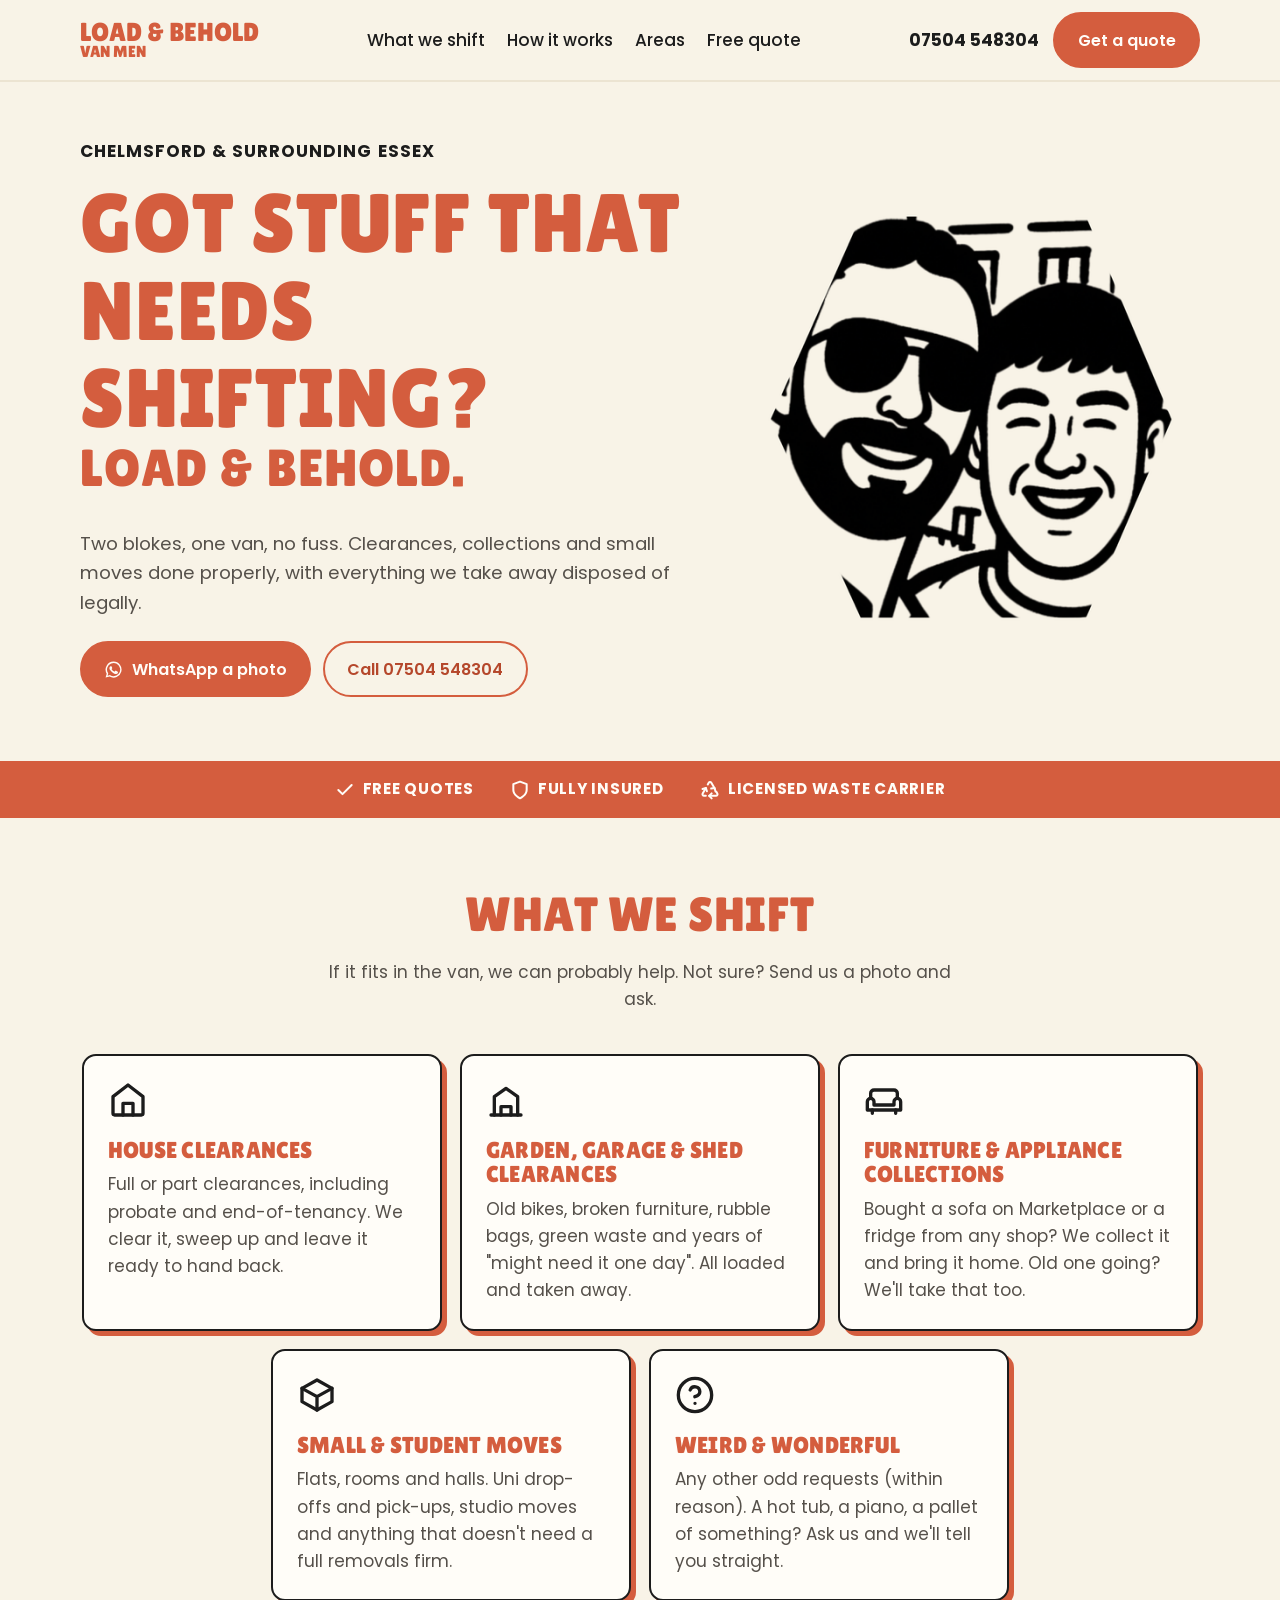
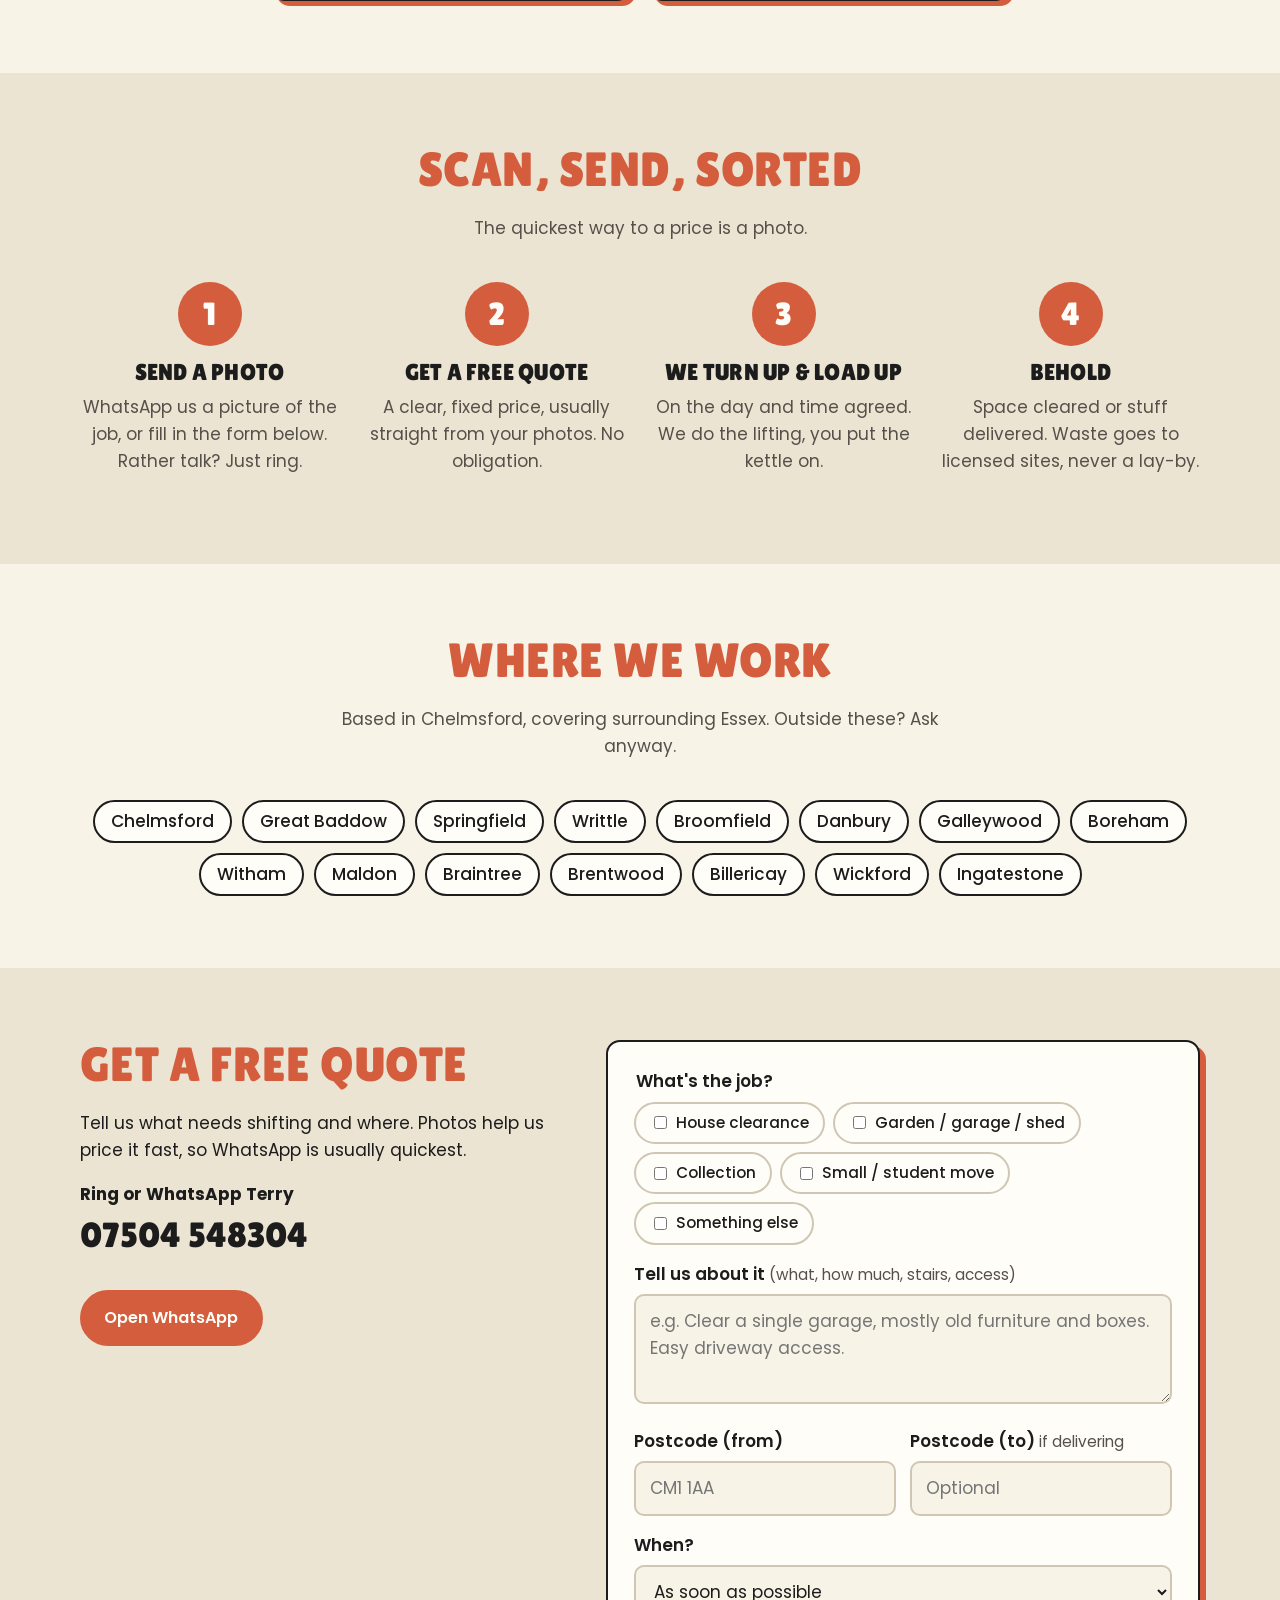
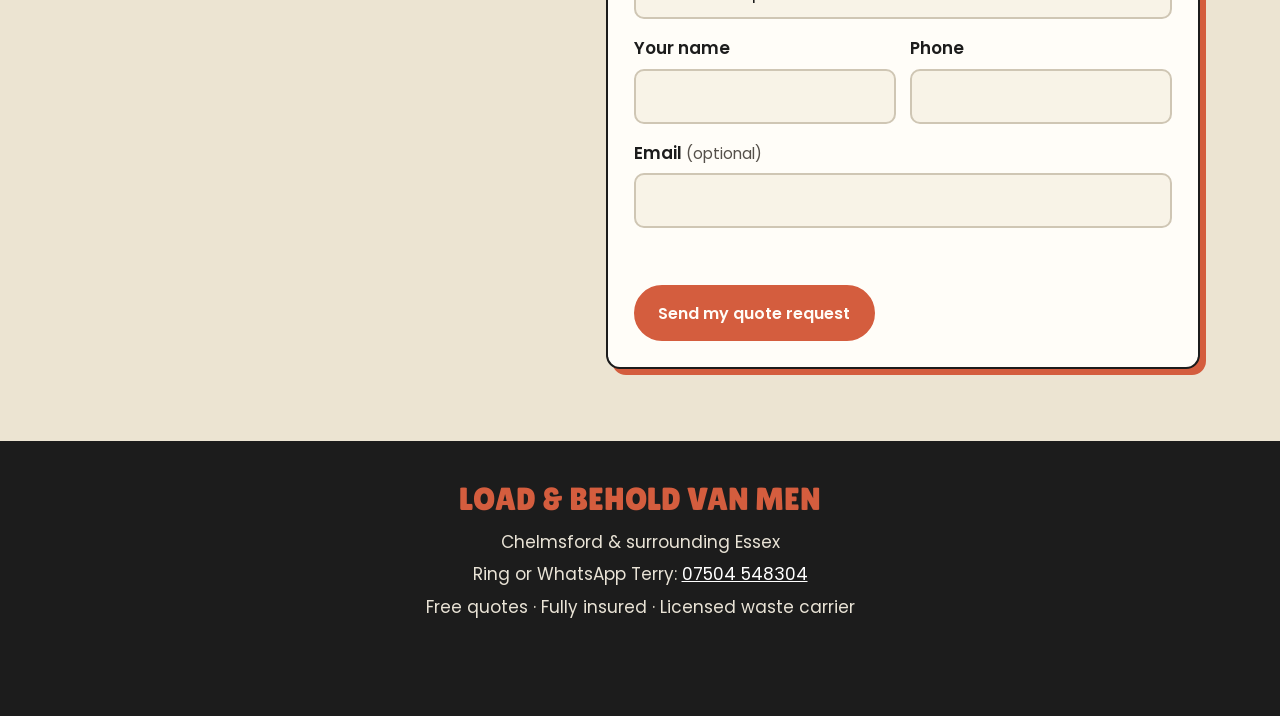
<file: load-and-behold/index.html>
<!doctype html>
<html lang="en-GB">
<head>
<meta charset="utf-8">
<meta name="viewport" content="width=device-width, initial-scale=1, viewport-fit=cover">
<title>Load &amp; Behold Van Men | Man and Van &amp; Clearances, Chelmsford</title>
<meta name="description" content="Man and van in Chelmsford and Essex. House, garden, garage and shed clearances, furniture and appliance collections, small and student moves. Fully insured, licensed waste carrier. WhatsApp a photo for a free quote: 07504 548304.">
<meta property="og:title" content="Load & Behold Van Men | Chelmsford & Essex">
<meta property="og:description" content="Got stuff that needs shifting? WhatsApp a photo of the job for a quick free quote.">
<meta property="og:image" content="img/og.png">
<link rel="icon" href="img/van-men.png">
<link rel="preconnect" href="https://fonts.googleapis.com">
<link rel="preconnect" href="https://fonts.gstatic.com" crossorigin>
<link rel="stylesheet" href="https://fonts.googleapis.com/css2?family=Lilita+One&family=Poppins:wght@400;500;600;700&display=swap">
<link rel="stylesheet" href="style.css">
<script type="application/ld+json">
{
  "@context": "https://schema.org",
  "@type": "MovingCompany",
  "name": "Load & Behold Van Men",
  "description": "Man and van, clearances and collections in Chelmsford and surrounding Essex.",
  "telephone": "+44 7504 548304",
  "image": "img/og.png",
  "address": { "@type": "PostalAddress", "addressLocality": "Chelmsford", "addressRegion": "Essex", "addressCountry": "GB" },
  "areaServed": ["Chelmsford", "Essex"]
}
</script>
</head>
<body>

<header class="site-header">
  <div class="wrap">
    <a class="brand" href="#top">Load &amp; Behold<small>Van Men</small></a>
    <nav class="nav" aria-label="Main">
      <a href="#services">What we shift</a>
      <a href="#how">How it works</a>
      <a href="#areas">Areas</a>
      <a href="#quote">Free quote</a>
    </nav>
    <div class="header-cta">
      <a class="header-phone" href="tel:+447504548304">07504 548304</a>
      <a class="btn btn--primary" href="#quote">Get a quote</a>
    </div>
  </div>
</header>

<main id="top">
  <section class="hero">
    <div class="wrap">
      <div>
        <p class="kicker">Chelmsford &amp; surrounding Essex</p>
        <h1>Got stuff that needs shifting?<span>Load &amp; Behold.</span></h1>
        <p class="lede">Two blokes, one van, no fuss. Clearances, collections and small moves done properly, with everything we take away disposed of legally.</p>
        <div class="hero-actions">
          <a class="btn btn--primary" href="https://wa.me/447504548304?text=Hi%20Terry%2C%20I%27d%20like%20a%20quote%20for%3A%20" rel="noopener">
            <svg viewBox="0 0 24 24" fill="currentColor" aria-hidden="true"><path d="M12 2a10 10 0 0 0-8.6 15.1L2 22l5-1.3A10 10 0 1 0 12 2zm0 18.2a8.2 8.2 0 0 1-4.2-1.2l-.3-.2-3 .8.8-2.9-.2-.3A8.2 8.2 0 1 1 12 20.2zm4.5-6.1c-.2-.1-1.5-.7-1.7-.8-.2-.1-.4-.1-.6.1l-.8 1c-.1.2-.3.2-.5.1a6.7 6.7 0 0 1-3.3-2.9c-.3-.4.3-.4.7-1.3.1-.2 0-.3 0-.4l-.8-1.8c-.2-.5-.4-.4-.6-.4h-.5a1 1 0 0 0-.7.3 3 3 0 0 0-.9 2.2 5.2 5.2 0 0 0 1.1 2.7 11.8 11.8 0 0 0 4.5 4c1.7.7 2.3.8 3.2.6.5-.1 1.5-.6 1.7-1.2.2-.6.2-1.1.1-1.2l-.4-.3z"/></svg>
            WhatsApp a photo
          </a>
          <a class="btn btn--ghost" href="tel:+447504548304">Call 07504 548304</a>
        </div>
      </div>
      <img class="hero-art" src="img/van-men.png" alt="Illustration of the two Load &amp; Behold van men smiling" width="480" height="480">
    </div>
  </section>

  <section class="trust" aria-label="Why choose us">
    <ul class="wrap">
      <li><svg viewBox="0 0 24 24" fill="none" stroke="currentColor" stroke-width="2.4" stroke-linecap="round" stroke-linejoin="round" aria-hidden="true"><path d="M20 6 9 17l-5-5"/></svg>Free quotes</li>
      <li><svg viewBox="0 0 24 24" fill="none" stroke="currentColor" stroke-width="2.4" stroke-linecap="round" stroke-linejoin="round" aria-hidden="true"><path d="M12 22s8-4 8-10V5l-8-3-8 3v7c0 6 8 10 8 10z"/></svg>Fully insured</li>
      <li><svg viewBox="0 0 24 24" fill="none" stroke="currentColor" stroke-width="2.4" stroke-linecap="round" stroke-linejoin="round" aria-hidden="true"><path d="M7 19H4.8a1.8 1.8 0 0 1-1.6-2.7L7.1 9.6"/><path d="M11 19h8.2a1.8 1.8 0 0 0 1.6-2.7l-1.2-2.1"/><path d="m14 16-3 3 3 3"/><path d="M8.3 13.6 7.1 9.6 3 10.8"/><path d="m9.3 5.4 1.2-2.1A1.8 1.8 0 0 1 12 2.4a1.8 1.8 0 0 1 1.6.9l3.9 6.7"/><path d="m13.4 10.2 4.1-.6 1.1 4.1"/></svg>Licensed waste carrier</li>
    </ul>
  </section>

  <section class="band" id="services">
    <div class="wrap">
      <div class="section-head">
        <h2>What we shift</h2>
        <p>If it fits in the van, we can probably help. Not sure? Send us a photo and ask.</p>
      </div>
      <div class="services">
        <article class="service">
          <svg viewBox="0 0 24 24" fill="none" stroke="currentColor" stroke-width="2" stroke-linecap="round" stroke-linejoin="round" aria-hidden="true"><path d="m3 10 9-7 9 7v10a1 1 0 0 1-1 1H4a1 1 0 0 1-1-1z"/><path d="M9 21v-7h6v7"/></svg>
          <h3>House clearances</h3>
          <p>Full or part clearances, including probate and end-of-tenancy. We clear it, sweep up and leave it ready to hand back.</p>
        </article>
        <article class="service">
          <svg viewBox="0 0 24 24" fill="none" stroke="currentColor" stroke-width="2" stroke-linecap="round" stroke-linejoin="round" aria-hidden="true"><path d="M3 21h18"/><path d="M5 21V10l7-5 7 5v11"/><path d="M9 21v-5h6v5"/></svg>
          <h3>Garden, garage &amp; shed clearances</h3>
          <p>Old bikes, broken furniture, rubble bags, green waste and years of "might need it one day". All loaded and taken away.</p>
        </article>
        <article class="service">
          <svg viewBox="0 0 24 24" fill="none" stroke="currentColor" stroke-width="2" stroke-linecap="round" stroke-linejoin="round" aria-hidden="true"><path d="M4 11V8a2 2 0 0 1 2-2h12a2 2 0 0 1 2 2v3"/><path d="M2 13a2 2 0 0 1 4 0v2h12v-2a2 2 0 0 1 4 0v5H2z"/><path d="M5 18v2M19 18v2"/></svg>
          <h3>Furniture &amp; appliance collections</h3>
          <p>Bought a sofa on Marketplace or a fridge from any shop? We collect it and bring it home. Old one going? We'll take that too.</p>
        </article>
        <article class="service">
          <svg viewBox="0 0 24 24" fill="none" stroke="currentColor" stroke-width="2" stroke-linecap="round" stroke-linejoin="round" aria-hidden="true"><path d="M21 8 12 3 3 8v8l9 5 9-5z"/><path d="m3 8 9 5 9-5M12 13v8"/></svg>
          <h3>Small &amp; student moves</h3>
          <p>Flats, rooms and halls. Uni drop-offs and pick-ups, studio moves and anything that doesn't need a full removals firm.</p>
        </article>
        <article class="service">
          <svg viewBox="0 0 24 24" fill="none" stroke="currentColor" stroke-width="2" stroke-linecap="round" stroke-linejoin="round" aria-hidden="true"><circle cx="12" cy="12" r="10"/><path d="M9.1 9a3 3 0 0 1 5.8 1c0 2-3 3-3 3M12 17h.01"/></svg>
          <h3>Weird &amp; wonderful</h3>
          <p>Any other odd requests (within reason). A hot tub, a piano, a pallet of something? Ask us and we'll tell you straight.</p>
        </article>
      </div>
    </div>
  </section>

  <section class="band band--deep" id="how">
    <div class="wrap">
      <div class="section-head">
        <h2>Scan, send, sorted</h2>
        <p>The quickest way to a price is a photo.</p>
      </div>
      <ol class="steps">
        <li><h3>Send a photo</h3><p>WhatsApp us a picture of the job, or fill in the form below. Rather talk? Just ring.</p></li>
        <li><h3>Get a free quote</h3><p>A clear, fixed price, usually straight from your photos. No obligation.</p></li>
        <li><h3>We turn up &amp; load up</h3><p>On the day and time agreed. We do the lifting, you put the kettle on.</p></li>
        <li><h3>Behold</h3><p>Space cleared or stuff delivered. Waste goes to licensed sites, never a lay-by.</p></li>
      </ol>
    </div>
  </section>

  <section class="band" id="areas">
    <div class="wrap">
      <div class="section-head">
        <h2>Where we work</h2>
        <p>Based in Chelmsford, covering surrounding Essex. Outside these? Ask anyway.</p>
      </div>
      <ul class="areas">
        <li>Chelmsford</li><li>Great Baddow</li><li>Springfield</li><li>Writtle</li><li>Broomfield</li>
        <li>Danbury</li><li>Galleywood</li><li>Boreham</li><li>Witham</li><li>Maldon</li>
        <li>Braintree</li><li>Brentwood</li><li>Billericay</li><li>Wickford</li><li>Ingatestone</li>
      </ul>
    </div>
  </section>

  <section class="band band--deep" id="quote">
    <div class="wrap quote">
      <div class="quote-side">
        <h2>Get a free quote</h2>
        <p>Tell us what needs shifting and where. Photos help us price it fast, so WhatsApp is usually quickest.</p>
        <p><strong>Ring or WhatsApp Terry</strong><br><a class="big-phone" href="tel:+447504548304">07504 548304</a></p>
        <a class="btn btn--primary" href="https://wa.me/447504548304" rel="noopener">Open WhatsApp</a>
      </div>

      <form id="quote-form" name="quote" method="POST" data-netlify="true" netlify-honeypot="company" novalidate>
        <input type="hidden" name="form-name" value="quote">
        <p class="hidden-field"><label>Leave this empty <input name="company"></label></p>
        <div id="form-body">
          <fieldset>
            <legend>What's the job?</legend>
            <div class="chips">
              <label><input type="checkbox" name="job" value="House clearance"> House clearance</label>
              <label><input type="checkbox" name="job" value="Garden / garage / shed"> Garden / garage / shed</label>
              <label><input type="checkbox" name="job" value="Collection"> Collection</label>
              <label><input type="checkbox" name="job" value="Small / student move"> Small / student move</label>
              <label><input type="checkbox" name="job" value="Something else"> Something else</label>
            </div>
          </fieldset>
          <div class="field">
            <label for="details">Tell us about it <span class="hint">(what, how much, stairs, access)</span></label>
            <textarea id="details" name="details" placeholder="e.g. Clear a single garage, mostly old furniture and boxes. Easy driveway access."></textarea>
          </div>
          <div class="row">
            <div class="field"><label for="from">Postcode (from)</label><input type="text" id="from" name="from" autocomplete="postal-code" placeholder="CM1 1AA"></div>
            <div class="field"><label for="to">Postcode (to) <span class="hint">if delivering</span></label><input type="text" id="to" name="to" placeholder="Optional"></div>
          </div>
          <div class="field">
            <label for="when">When?</label>
            <select id="when" name="when">
              <option>As soon as possible</option>
              <option>This week</option>
              <option>Next couple of weeks</option>
              <option>I'm flexible</option>
              <option>A specific date (put it in the details)</option>
            </select>
          </div>
          <div class="row">
            <div class="field"><label for="name">Your name</label><input type="text" id="name" name="name" autocomplete="name" required></div>
            <div class="field"><label for="phone">Phone</label><input type="tel" id="phone" name="phone" autocomplete="tel" required></div>
          </div>
          <div class="field"><label for="email">Email <span class="hint">(optional)</span></label><input type="email" id="email" name="email" autocomplete="email"></div>
          <p class="form-error" id="form-error" role="alert"></p>
          <button class="btn btn--primary" type="submit">Send my quote request</button>
        </div>
        <div id="form-done" tabindex="-1" hidden>
          <h3 id="done-title">Thanks, got it!</h3>
          <p id="done-text">Terry will be in touch shortly. Want a faster price? Send the same details with a few photos on WhatsApp.</p>
          <pre id="summary"></pre>
          <a class="btn btn--primary" id="wa-send" href="https://wa.me/447504548304" rel="noopener">Send on WhatsApp with photos</a>
        </div>
      </form>
    </div>
  </section>
</main>

<footer class="site-footer">
  <div class="wrap">
    <span class="brand">Load &amp; Behold Van Men</span>
    <p>Chelmsford &amp; surrounding Essex</p>
    <p>Ring or WhatsApp Terry: <a href="tel:+447504548304">07504 548304</a></p>
    <p>Free quotes · Fully insured · Licensed waste carrier</p>
  </div>
</footer>

<div class="callbar">
  <a href="tel:+447504548304">Call</a>
  <a href="https://wa.me/447504548304" rel="noopener">WhatsApp</a>
</div>

<script src="quote.js"></script>
</body>
</html>
</file>
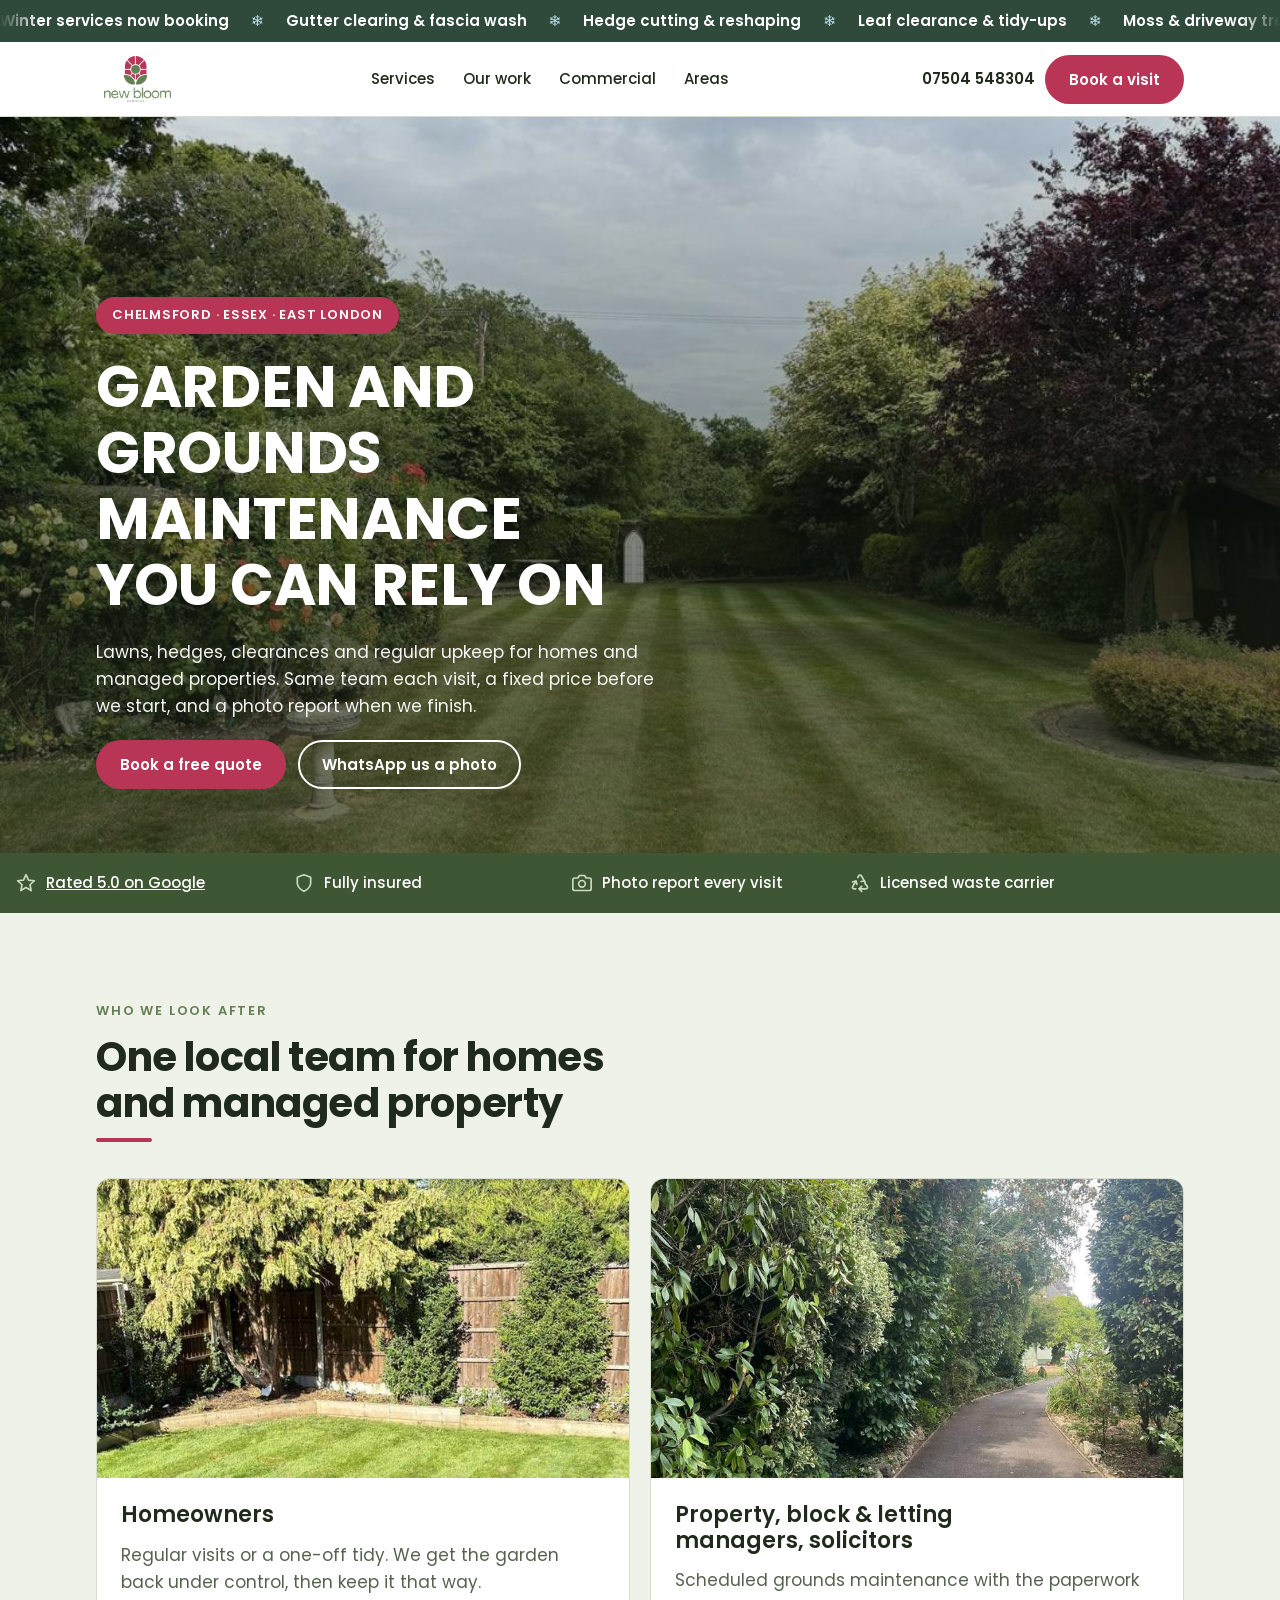
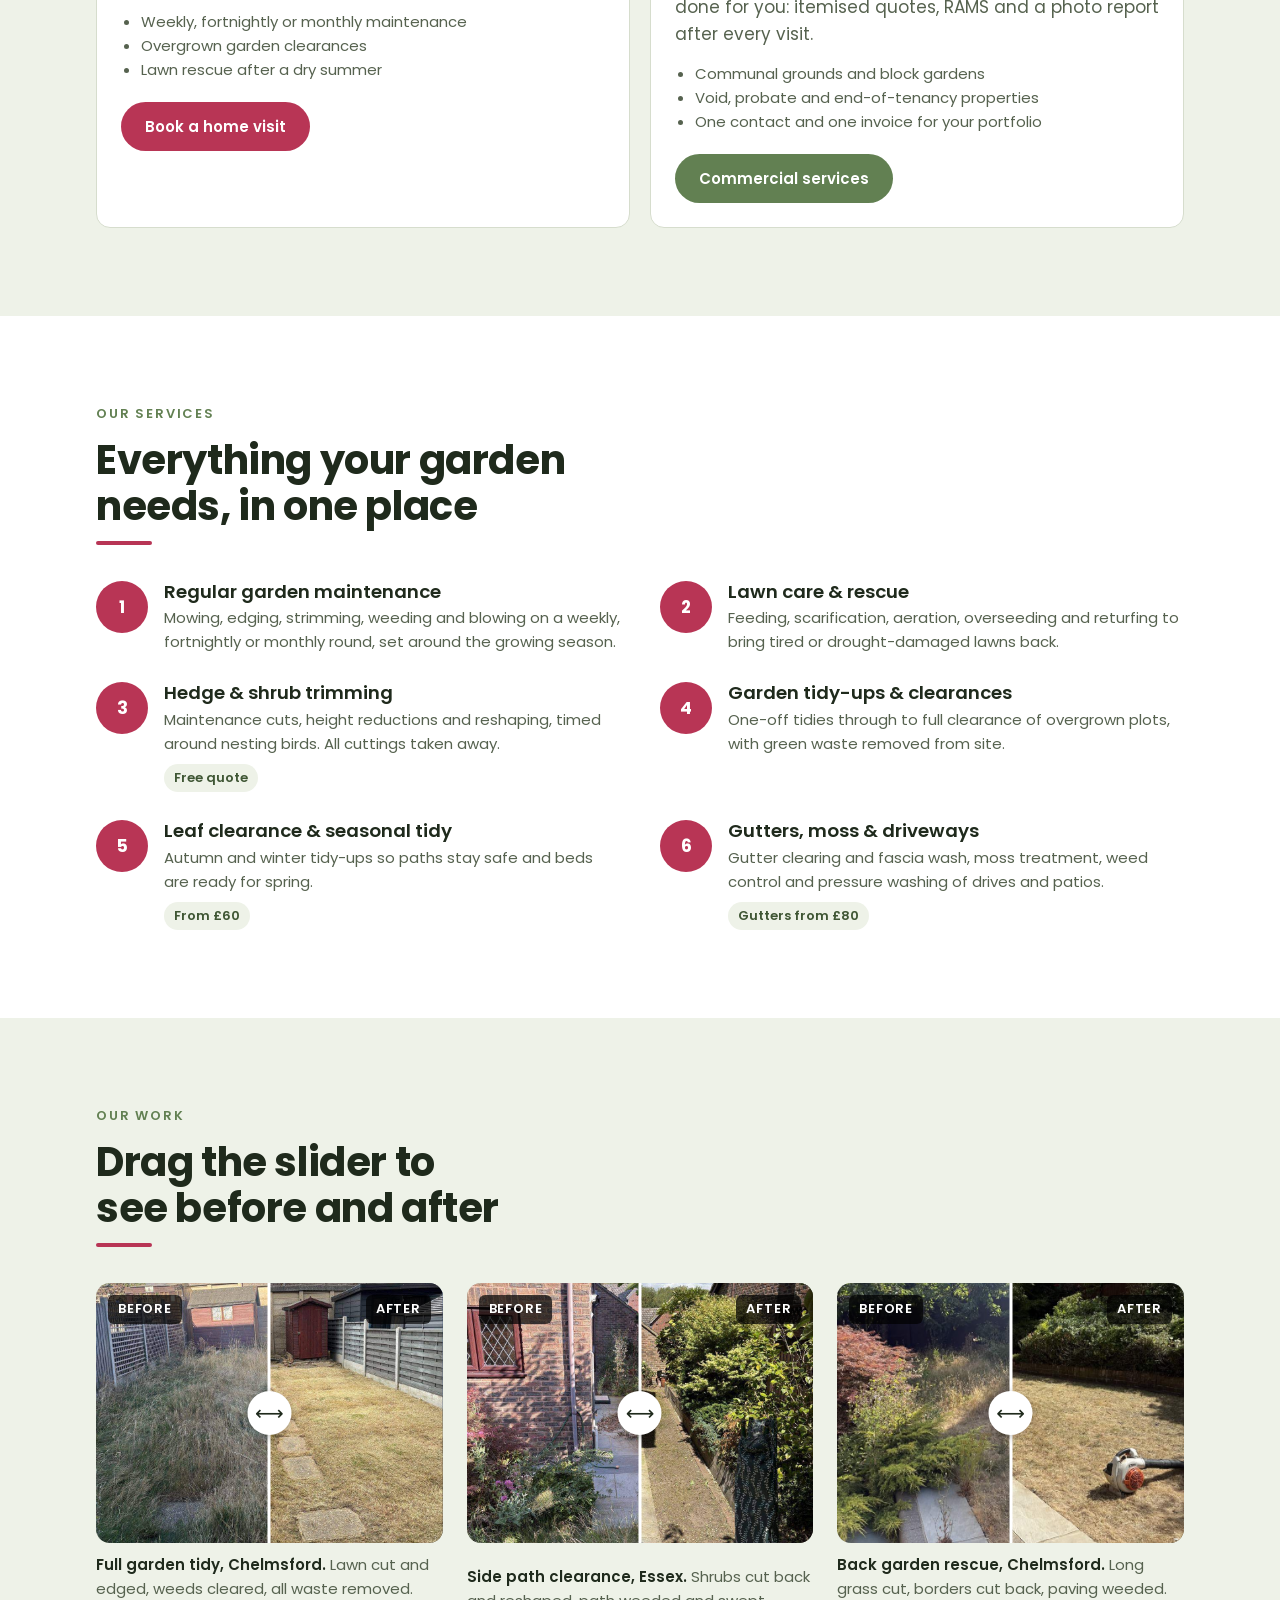
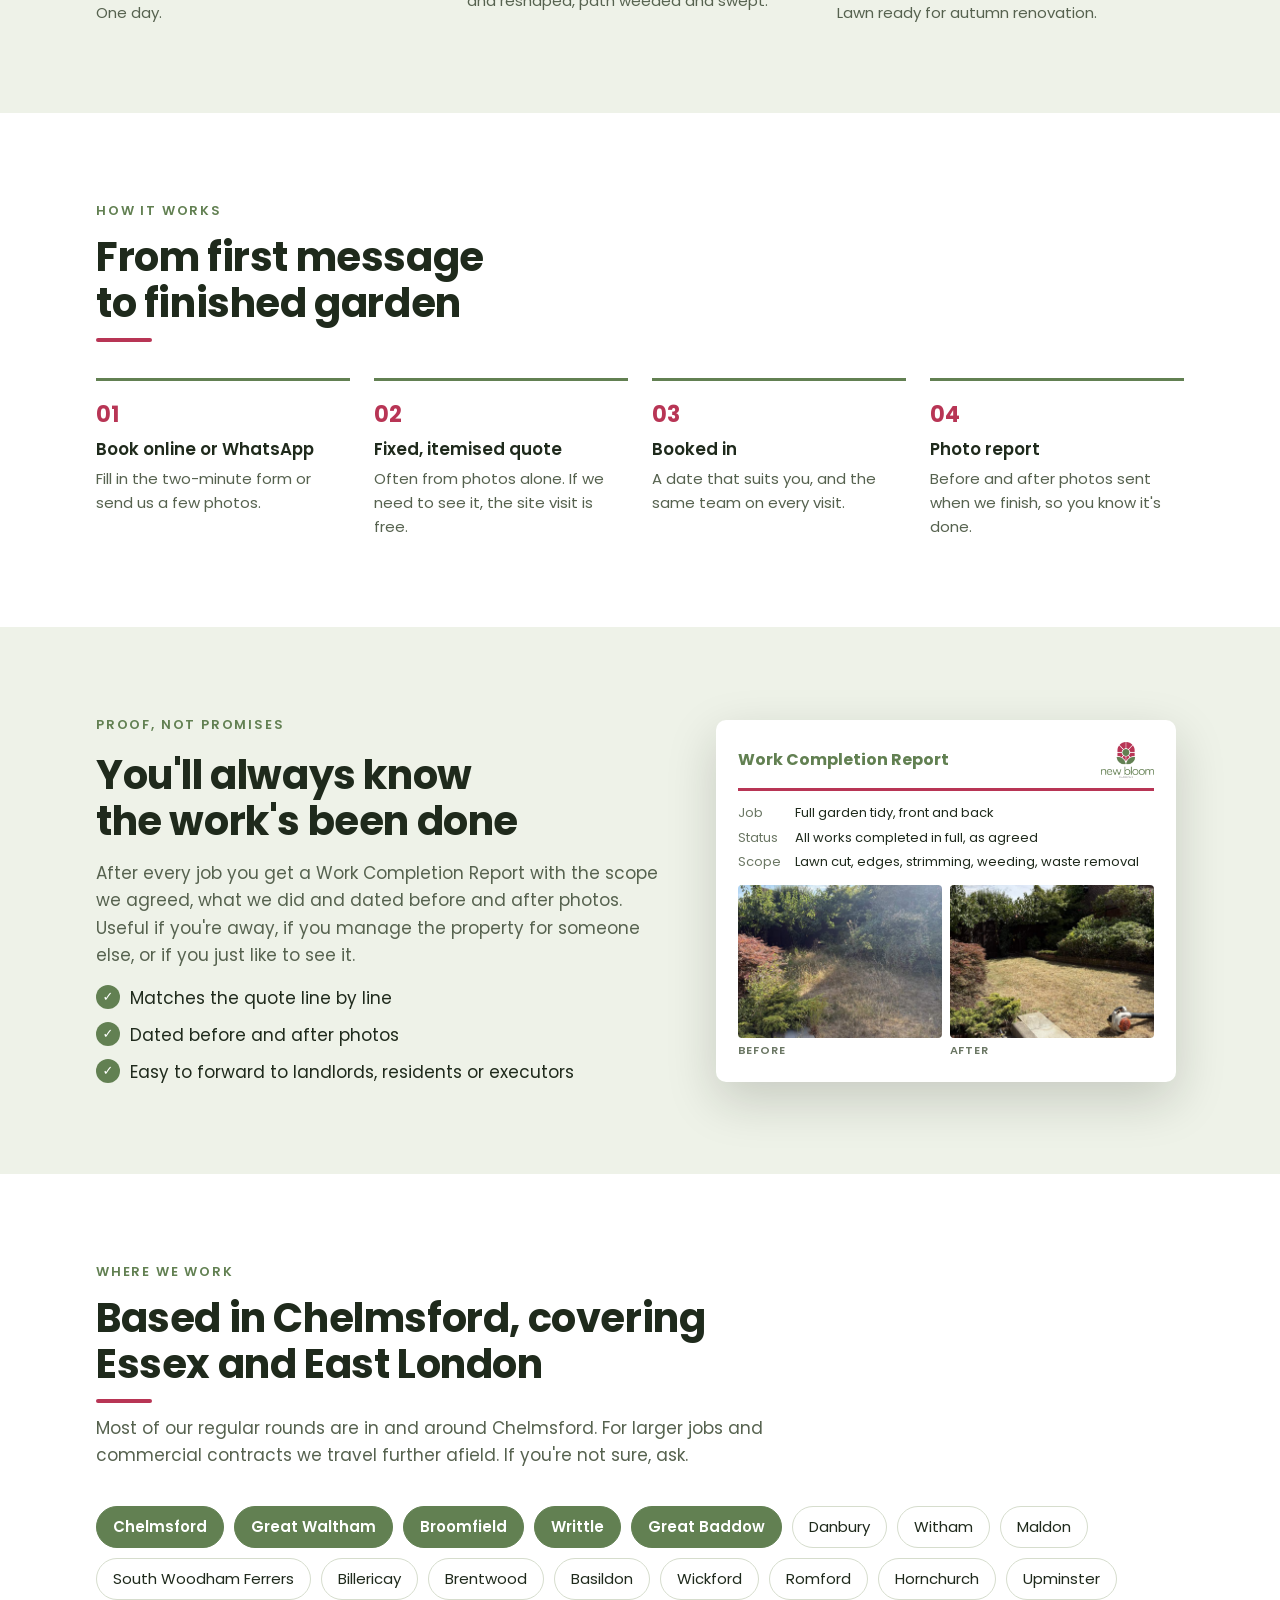
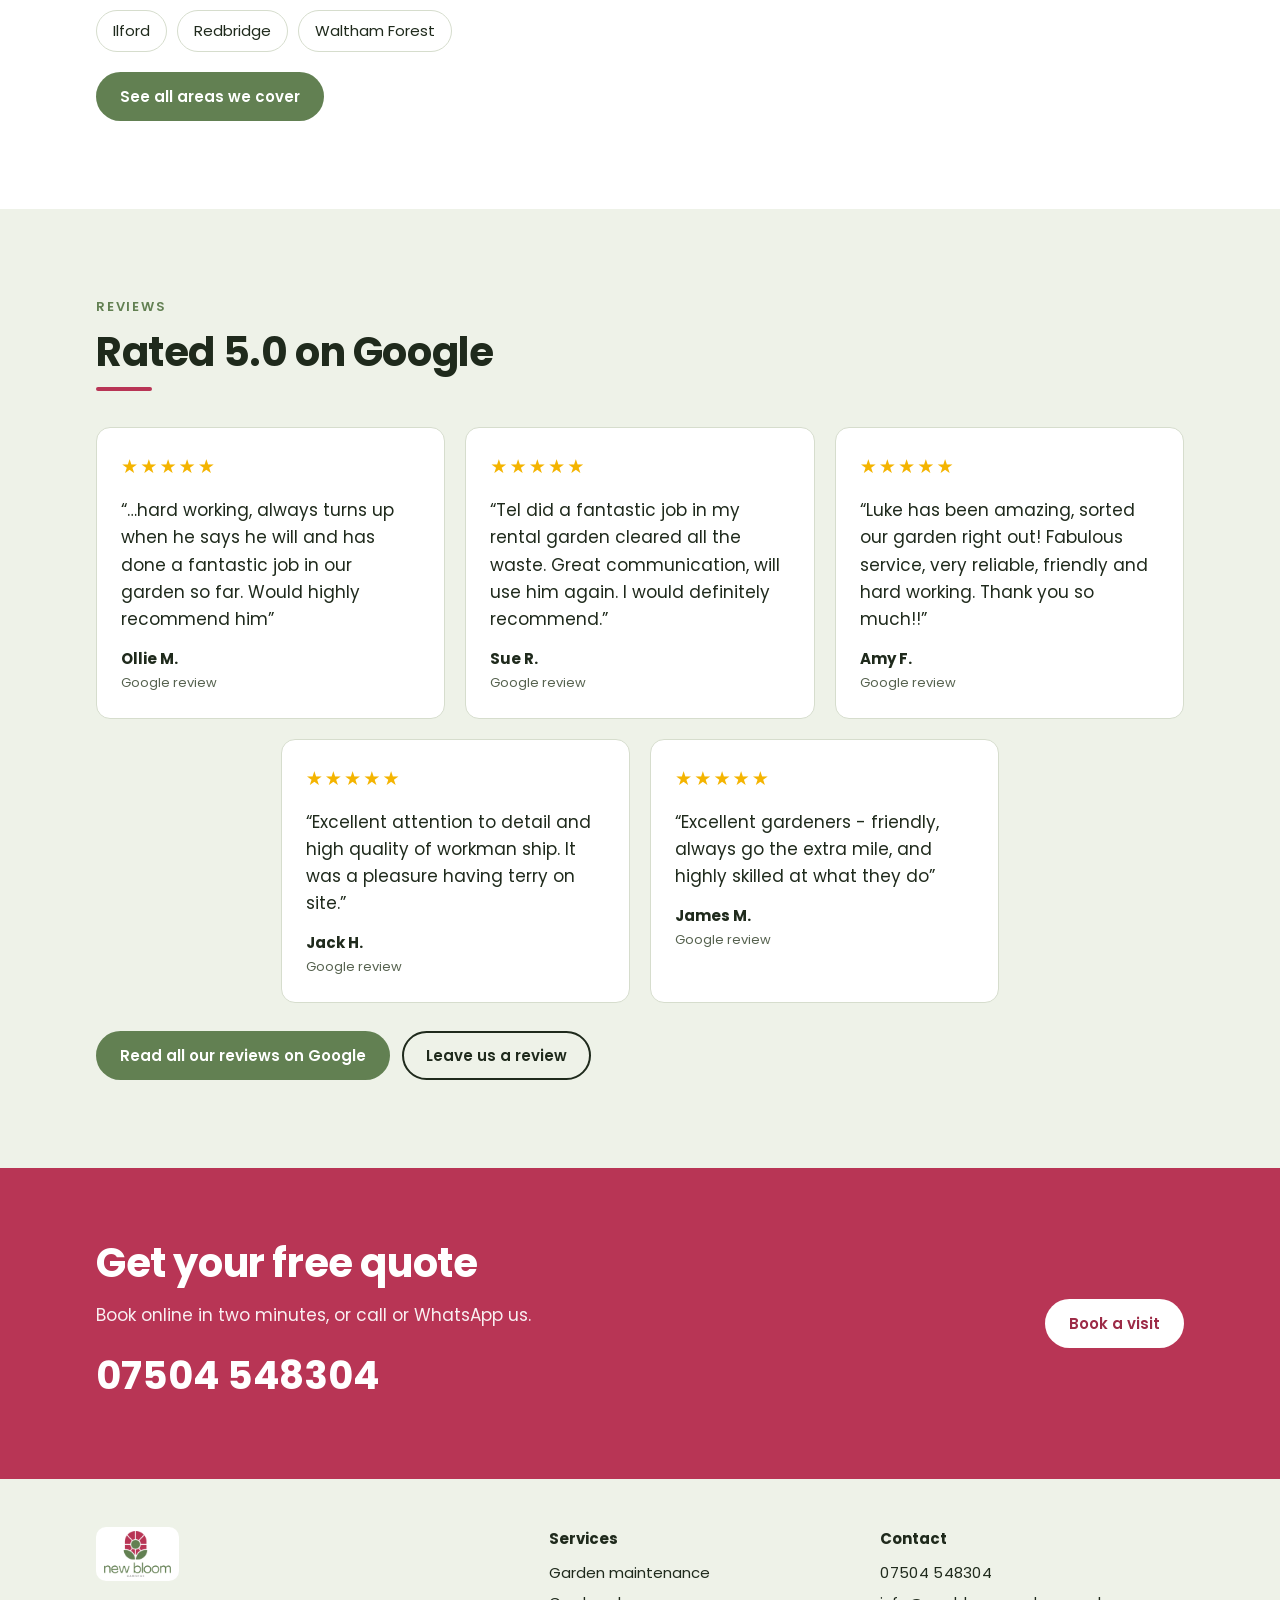
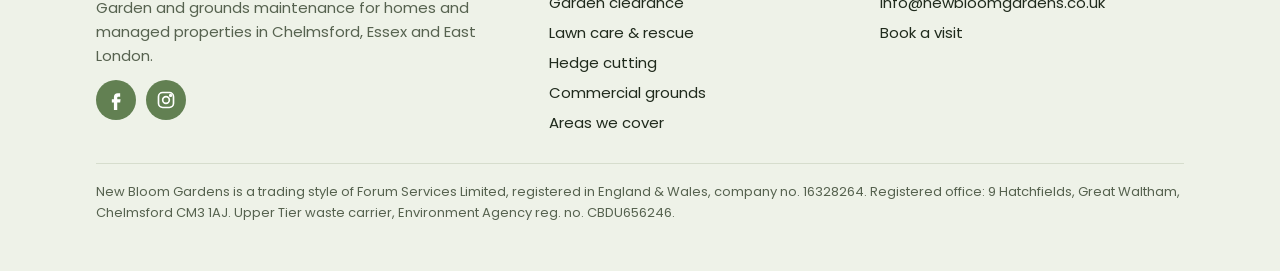
<file: website/index.html>
<!doctype html>
<html lang="en-GB">
<head>
<meta charset="utf-8">
<meta name="viewport" content="width=device-width, initial-scale=1, viewport-fit=cover">
<title>Gardener Chelmsford | Garden &amp; Grounds Maintenance | New Bloom Gardens</title>
<meta name="claude:viewport-fit-sides" content="cover">
<meta name="description" content="Garden and grounds maintenance in Chelmsford, Essex and East London. Lawn care, hedges, clearances and regular maintenance, with a photo report after every visit. Book online or call 07504 548304.">
<link rel="canonical" href="https://www.newbloomgardens.co.uk/">
<meta property="og:title" content="New Bloom Gardens | Garden & Grounds Maintenance, Chelmsford">
<meta property="og:description" content="Reliable garden and grounds maintenance with a photo report after every visit. Book online or call 07504 548304.">
<meta property="og:image" content="img/striped-lawn.jpg">
<link rel="icon" href="img/logo.png">
<link rel="preconnect" href="https://fonts.googleapis.com">
<link rel="preconnect" href="https://fonts.gstatic.com" crossorigin>
<link rel="stylesheet" href="https://fonts.googleapis.com/css2?family=Poppins:wght@400;500;600;700&display=swap">
<link rel="stylesheet" href="style.css">
<script type="application/ld+json">
{
  "@context": "https://schema.org",
  "@type": "LocalBusiness",
  "name": "New Bloom Gardens",
  "description": "Garden and grounds maintenance for homes and managed properties in Chelmsford, Essex and East London.",
  "url": "https://www.newbloomgardens.co.uk/",
  "telephone": "+44 7504 548304",
  "email": "info@newbloomgardens.co.uk",
  "image": "https://www.newbloomgardens.co.uk/img/striped-lawn.jpg",
  "logo": "https://www.newbloomgardens.co.uk/img/logo.png",
  "address": { "@type": "PostalAddress", "addressLocality": "Chelmsford", "addressRegion": "Essex", "addressCountry": "GB" },
  "areaServed": ["Chelmsford", "Essex", "East London"],
  "sameAs": ["https://www.facebook.com/share/1eF45aGqtX/", "https://www.instagram.com/newbloomgardens/"],
  "parentOrganization": { "@type": "Organization", "name": "Forum Services Limited" }
}
</script>
</head>
<body>
<!-- winter-banner: seasonal, delete this block to remove -->
<a class="winter-banner" href="book.html" aria-label="Winter services now booking. Book a free quote"><span class="winter-track"><span class="winter-run"><span>Winter services now booking</span><span class="flake" aria-hidden="true">❄</span><span>Gutter clearing &amp; fascia wash</span><span class="flake" aria-hidden="true">❄</span><span>Hedge cutting &amp; reshaping</span><span class="flake" aria-hidden="true">❄</span><span>Leaf clearance &amp; tidy-ups</span><span class="flake" aria-hidden="true">❄</span><span>Moss &amp; driveway treatment</span><span class="flake" aria-hidden="true">❄</span><span>Commercial grounds &amp; gritting</span><span class="flake" aria-hidden="true">❄</span><span>Free quotes: 07504 548304</span><span class="flake" aria-hidden="true">❄</span></span><span class="winter-run" aria-hidden="true"><span>Winter services now booking</span><span class="flake" aria-hidden="true">❄</span><span>Gutter clearing &amp; fascia wash</span><span class="flake" aria-hidden="true">❄</span><span>Hedge cutting &amp; reshaping</span><span class="flake" aria-hidden="true">❄</span><span>Leaf clearance &amp; tidy-ups</span><span class="flake" aria-hidden="true">❄</span><span>Moss &amp; driveway treatment</span><span class="flake" aria-hidden="true">❄</span><span>Commercial grounds &amp; gritting</span><span class="flake" aria-hidden="true">❄</span><span>Free quotes: 07504 548304</span><span class="flake" aria-hidden="true">❄</span></span></span></a>
<!-- /winter-banner -->

<header class="site-header">
  <div class="wrap">
    <a class="brand" href="index.html" aria-label="New Bloom Gardens home"><img src="img/logo.png" alt="New Bloom Gardens" width="120" height="78"></a>
    <nav class="nav" aria-label="Main">
      <a href="index.html#services">Services</a>
      <a href="index.html#our-work">Our work</a>
      <a href="commercial.html">Commercial</a>
      <a href="areas.html">Areas</a>
    </nav>
    <div class="header-cta">
      <a class="header-phone" href="tel:+447504548304">07504 548304</a>
      <a class="btn btn--primary" href="book.html">Book a visit</a>
    </div>
  </div>
</header>

<main>
  <section class="hero" style="background-image:url('img/striped-lawn.jpg')">
    <div class="wrap">
      <span class="pill">Chelmsford · Essex · East London</span>
      <h1>Garden and grounds maintenance you can rely on</h1>
      <p>Lawns, hedges, clearances and regular upkeep for homes and managed properties. Same team each visit, a fixed price before we start, and a photo report when we finish.</p>
      <div class="hero-actions">
        <a class="btn btn--primary" href="book.html">Book a free quote</a>
        <a class="btn btn--ghost" href="https://wa.me/447504548304" rel="noopener">WhatsApp us a photo</a>
      </div>
    </div>
  </section>

  <section class="trust" aria-label="Why customers choose us">
    <ul class="wrap">
      <li><svg viewBox="0 0 24 24" fill="none" stroke="currentColor" stroke-width="2" stroke-linecap="round" stroke-linejoin="round" aria-hidden="true"><path d="m12 2 3 6.5 7 .8-5.2 4.8 1.4 7-6.2-3.6-6.2 3.6 1.4-7L2 9.3l7-.8z"/></svg><a href="#reviews" style="color:inherit">Rated 5.0 on Google</a></li>
      <li><svg viewBox="0 0 24 24" fill="none" stroke="currentColor" stroke-width="2" stroke-linecap="round" stroke-linejoin="round" aria-hidden="true"><path d="M12 22s8-4 8-10V5l-8-3-8 3v7c0 6 8 10 8 10z"/></svg>Fully insured</li>
      <li><svg viewBox="0 0 24 24" fill="none" stroke="currentColor" stroke-width="2" stroke-linecap="round" stroke-linejoin="round" aria-hidden="true"><path d="M23 19a2 2 0 0 1-2 2H3a2 2 0 0 1-2-2V8a2 2 0 0 1 2-2h4l2-3h6l2 3h4a2 2 0 0 1 2 2z"/><circle cx="12" cy="13" r="4"/></svg>Photo report every visit</li>
      <li><svg viewBox="0 0 24 24" fill="none" stroke="currentColor" stroke-width="2" stroke-linecap="round" stroke-linejoin="round" aria-hidden="true"><path d="M7 19H4.8a1.8 1.8 0 0 1-1.6-2.7L7.1 9.6"/><path d="M11 19h8.2a1.8 1.8 0 0 0 1.6-2.7l-1.2-2.1"/><path d="m14 16-3 3 3 3"/><path d="M8.3 13.6 7.1 9.6 3 10.8"/><path d="m9.3 5.4 1.2-2.1A1.8 1.8 0 0 1 12 2.4a1.8 1.8 0 0 1 1.6.9l3.9 6.7"/><path d="m13.4 10.2 4.1-.6 1.1 4.1"/></svg>Licensed waste carrier</li>
    </ul>
  </section>

  <section class="band band--sage">
    <div class="wrap">
      <div class="section-head">
        <span class="eyebrow">Who we look after</span>
        <h2>One local team for homes and managed property</h2>
        <div class="rule"></div>
      </div>
      <div class="split">
        <article class="audience">
          <img src="img/lawn-hedges.jpg" alt="Freshly striped lawn with trimmed conifers along a fence" loading="lazy" width="1100" height="376">
          <div class="body">
            <h3>Homeowners</h3>
            <p class="lede">Regular visits or a one-off tidy. We get the garden back under control, then keep it that way.</p>
            <ul>
              <li>Weekly, fortnightly or monthly maintenance</li>
              <li>Overgrown garden clearances</li>
              <li>Lawn rescue after a dry summer</li>
            </ul>
            <a class="btn btn--primary" href="book.html?who=homeowner">Book a home visit</a>
          </div>
        </article>
        <article class="audience">
          <img src="img/cleared-path.jpg" alt="Long access path cleared of overgrowth between hedges" loading="lazy" width="1100" height="619">
          <div class="body">
            <h3>Property, block &amp; letting managers, solicitors</h3>
            <p class="lede">Scheduled grounds maintenance with the paperwork done for you: itemised quotes, RAMS and a photo report after every visit.</p>
            <ul>
              <li>Communal grounds and block gardens</li>
              <li>Void, probate and end-of-tenancy properties</li>
              <li>One contact and one invoice for your portfolio</li>
            </ul>
            <a class="btn btn--green" href="commercial.html">Commercial services</a>
          </div>
        </article>
      </div>
    </div>
  </section>

  <section class="band" id="services">
    <div class="wrap">
      <div class="section-head">
        <span class="eyebrow">Our services</span>
        <h2>Everything your garden needs, in one place</h2>
        <div class="rule"></div>
      </div>
      <div class="services">
        <div class="service"><span class="num">1</span><div><h3><a href="garden-maintenance-chelmsford.html">Regular garden maintenance</a></h3><p>Mowing, edging, strimming, weeding and blowing on a weekly, fortnightly or monthly round, set around the growing season.</p></div></div>
        <div class="service"><span class="num">2</span><div><h3><a href="lawn-care-chelmsford.html">Lawn care &amp; rescue</a></h3><p>Feeding, scarification, aeration, overseeding and returfing to bring tired or drought-damaged lawns back.</p></div></div>
        <div class="service"><span class="num">3</span><div><h3><a href="hedge-cutting-chelmsford.html">Hedge &amp; shrub trimming</a></h3><p>Maintenance cuts, height reductions and reshaping, timed around nesting birds. All cuttings taken away.</p><span class="price">Free quote</span></div></div>
        <div class="service"><span class="num">4</span><div><h3><a href="garden-clearance-chelmsford.html">Garden tidy-ups &amp; clearances</a></h3><p>One-off tidies through to full clearance of overgrown plots, with green waste removed from site.</p></div></div>
        <div class="service"><span class="num">5</span><div><h3>Leaf clearance &amp; seasonal tidy</h3><p>Autumn and winter tidy-ups so paths stay safe and beds are ready for spring.</p><span class="price">From £60</span></div></div>
        <div class="service"><span class="num">6</span><div><h3>Gutters, moss &amp; driveways</h3><p>Gutter clearing and fascia wash, moss treatment, weed control and pressure washing of drives and patios.</p><span class="price">Gutters from £80</span></div></div>
      </div>
    </div>
  </section>

  <section class="band band--sage" id="our-work">
    <div class="wrap">
      <div class="section-head">
        <span class="eyebrow">Our work</span>
        <h2>Drag the slider to see before and after</h2>
        <div class="rule"></div>
      </div>
      <div class="compare-grid">
        <figure class="compare">
          <div class="ba" style="--pos:50%">
            <img src="img/rear-before.jpg" alt="Rear garden before: long, dry, overgrown grass" loading="lazy">
            <img class="after" src="img/rear-after.jpg" alt="Rear garden after: lawn cut short with stepping stones uncovered" loading="lazy">
            <span class="tag tag--b">Before</span><span class="tag tag--a">After</span>
            <span class="handle"></span>
            <input type="range" min="0" max="100" value="50" aria-label="Compare before and after, rear garden tidy">
          </div>
          <figcaption><strong>Full garden tidy, Chelmsford.</strong> Lawn cut and edged, weeds cleared, all waste removed. One day.</figcaption>
        </figure>
        <figure class="compare">
          <div class="ba" style="--pos:50%">
            <img src="img/path-before.jpg" alt="Side path before: shrubs and weeds blocking the way" loading="lazy">
            <img class="after" src="img/path-after.jpg" alt="Side path after: clear path with shrubs cut back" loading="lazy">
            <span class="tag tag--b">Before</span><span class="tag tag--a">After</span>
            <span class="handle"></span>
            <input type="range" min="0" max="100" value="50" aria-label="Compare before and after, side path clearance">
          </div>
          <figcaption><strong>Side path clearance, Essex.</strong> Shrubs cut back and reshaped, path weeded and swept.</figcaption>
        </figure>
        <figure class="compare">
          <div class="ba ba--portrait" style="--pos:50%">
            <img src="img/garden-before.jpg" alt="Back garden before: long dry grass, overgrown borders and weeds in the paving" loading="lazy">
            <img class="after" src="img/garden-after.jpg" alt="Back garden after: lawn cut, borders cut back, paving cleared" loading="lazy">
            <span class="tag tag--b">Before</span><span class="tag tag--a">After</span>
            <span class="handle"></span>
            <input type="range" min="0" max="100" value="50" aria-label="Compare before and after, back garden rescue">
          </div>
          <figcaption><strong>Back garden rescue, Chelmsford.</strong> Long grass cut, borders cut back, paving weeded. Lawn ready for autumn renovation.</figcaption>
        </figure>
      </div>
    </div>
  </section>

  <section class="band">
    <div class="wrap">
      <div class="section-head">
        <span class="eyebrow">How it works</span>
        <h2>From first message to finished garden</h2>
        <div class="rule"></div>
      </div>
      <ol class="steps">
        <li><h3>Book online or WhatsApp</h3><p>Fill in the two-minute form or send us a few photos.</p></li>
        <li><h3>Fixed, itemised quote</h3><p>Often from photos alone. If we need to see it, the site visit is free.</p></li>
        <li><h3>Booked in</h3><p>A date that suits you, and the same team on every visit.</p></li>
        <li><h3>Photo report</h3><p>Before and after photos sent when we finish, so you know it's done.</p></li>
      </ol>
    </div>
  </section>

  <section class="band band--sage">
    <div class="wrap report">
      <div class="stack">
        <span class="eyebrow">Proof, not promises</span>
        <h2>You'll always know the work's been done</h2>
        <p class="lede">After every job you get a Work Completion Report with the scope we agreed, what we did and dated before and after photos. Useful if you're away, if you manage the property for someone else, or if you just like to see it.</p>
        <ul class="ticks">
          <li>Matches the quote line by line</li>
          <li>Dated before and after photos</li>
          <li>Easy to forward to landlords, residents or executors</li>
        </ul>
      </div>
      <div class="report-doc" aria-label="Example completion report">
        <div class="rd-head"><strong>Work Completion Report</strong><img src="img/logo.png" alt="" width="56" height="36"></div>
        <dl>
          <dt>Job</dt><dd>Full garden tidy, front and back</dd>
          <dt>Status</dt><dd>All works completed in full, as agreed</dd>
          <dt>Scope</dt><dd>Lawn cut, edges, strimming, weeding, waste removal</dd>
        </dl>
        <div class="rd-photos">
          <div><img src="img/garden-before.jpg" alt="" loading="lazy"><span>BEFORE</span></div>
          <div><img src="img/garden-after.jpg" alt="" loading="lazy"><span>AFTER</span></div>
        </div>
      </div>
    </div>
  </section>

  <section class="band" id="areas">
    <div class="wrap">
      <div class="section-head">
        <span class="eyebrow">Where we work</span>
        <h2>Based in Chelmsford, covering Essex and East London</h2>
        <div class="rule"></div>
        <p class="lede">Most of our regular rounds are in and around Chelmsford. For larger jobs and commercial contracts we travel further afield. If you're not sure, ask.</p>
      </div>
      <ul class="areas">
        <li class="core">Chelmsford</li><li class="core">Great Waltham</li><li class="core">Broomfield</li><li class="core">Writtle</li><li class="core">Great Baddow</li>
        <li>Danbury</li><li>Witham</li><li>Maldon</li><li>South Woodham Ferrers</li><li>Billericay</li><li>Brentwood</li><li>Basildon</li><li>Wickford</li>
        <li>Romford</li><li>Hornchurch</li><li>Upminster</li><li>Ilford</li><li>Redbridge</li><li>Waltham Forest</li>
      </ul>
      <p style="margin-top:20px"><a class="btn btn--green" href="areas.html">See all areas we cover</a></p>
    </div>
  </section>

  <section class="band band--sage" id="reviews">
    <div class="wrap">
      <div class="section-head">
        <span class="eyebrow">Reviews</span>
        <h2>Rated 5.0 on Google</h2>
        <div class="rule"></div>
      </div>
      <div class="reviews">
        <figure class="review"><div class="stars" aria-label="5 out of 5 stars">★★★★★</div><blockquote>“…hard working, always turns up when he says he will and has done a fantastic job in our garden so far. Would highly recommend him”</blockquote><figcaption><strong>Ollie M.</strong><span>Google review</span></figcaption></figure>
        <figure class="review"><div class="stars" aria-label="5 out of 5 stars">★★★★★</div><blockquote>“Tel did a fantastic job in my rental garden cleared all the waste. Great communication, will use him again. I would definitely recommend.”</blockquote><figcaption><strong>Sue R.</strong><span>Google review</span></figcaption></figure>
        <figure class="review"><div class="stars" aria-label="5 out of 5 stars">★★★★★</div><blockquote>“Luke has been amazing, sorted our garden right out! Fabulous service, very reliable, friendly and hard working. Thank you so much!!”</blockquote><figcaption><strong>Amy F.</strong><span>Google review</span></figcaption></figure>
        <figure class="review"><div class="stars" aria-label="5 out of 5 stars">★★★★★</div><blockquote>“Excellent attention to detail and high quality of workman ship. It was a pleasure having terry on site.”</blockquote><figcaption><strong>Jack H.</strong><span>Google review</span></figcaption></figure>
        <figure class="review"><div class="stars" aria-label="5 out of 5 stars">★★★★★</div><blockquote>“Excellent gardeners - friendly, always go the extra mile, and highly skilled at what they do”</blockquote><figcaption><strong>James M.</strong><span>Google review</span></figcaption></figure>
      </div>
      <p style="margin-top:28px;display:flex;flex-wrap:wrap;gap:12px"><a class="btn btn--green" href="https://www.google.com/search?q=New+Bloom+Gardens+Chelmsford+reviews" rel="noopener">Read all our reviews on Google</a><a class="btn btn--ghost" href="https://g.page/r/CbyCRGgCzelEEBM/review" rel="noopener">Leave us a review</a></p>
    </div>
  </section>

  <section class="cta">
    <div class="wrap">
      <div class="stack">
        <h2>Get your free quote</h2>
        <p>Book online in two minutes, or call or WhatsApp us.</p>
        <a class="phone-big" href="tel:+447504548304">07504 548304</a>
      </div>
      <a class="btn btn--primary" href="book.html">Book a visit</a>
    </div>
  </section>
</main>

<footer class="site-footer">
  <div class="wrap">
    <div>
      <a class="brand" href="index.html"><img src="img/logo.png" alt="New Bloom Gardens" width="120" height="78"></a>
      <p style="margin-top:12px">Garden and grounds maintenance for homes and managed properties in Chelmsford, Essex and East London.</p>
      <div class="socials">
        <a href="https://www.facebook.com/share/1eF45aGqtX/" aria-label="New Bloom Gardens on Facebook" rel="noopener"><svg viewBox="0 0 24 24" fill="currentColor" aria-hidden="true"><path d="M14 8h3V4h-3c-2.8 0-4.5 1.8-4.5 4.7V11H7v4h2.5v9h4v-9H17l.5-4h-4V9c0-.6.4-1 1-1z"/></svg></a>
        <a href="https://www.instagram.com/newbloomgardens/" aria-label="New Bloom Gardens on Instagram" rel="noopener"><svg viewBox="0 0 24 24" fill="none" stroke="currentColor" stroke-width="2" aria-hidden="true"><rect x="3" y="3" width="18" height="18" rx="5"/><circle cx="12" cy="12" r="4"/><circle cx="17.5" cy="6.5" r="1" fill="currentColor"/></svg></a>
      </div>
    </div>
    <div>
      <h4>Services</h4>
      <ul>
        <li><a href="garden-maintenance-chelmsford.html">Garden maintenance</a></li>
        <li><a href="garden-clearance-chelmsford.html">Garden clearance</a></li>
        <li><a href="lawn-care-chelmsford.html">Lawn care &amp; rescue</a></li>
        <li><a href="hedge-cutting-chelmsford.html">Hedge cutting</a></li>
        <li><a href="commercial.html">Commercial grounds</a></li>
        <li><a href="areas.html">Areas we cover</a></li>
      </ul>
    </div>
    <div>
      <h4>Contact</h4>
      <ul>
        <li><a href="tel:+447504548304" class="mono">07504 548304</a></li>
        <li><a href="mailto:info@newbloomgardens.co.uk">info@newbloomgardens.co.uk</a></li>
        <li><a href="book.html">Book a visit</a></li>
      </ul>
    </div>
    <p class="legal">New Bloom Gardens is a trading style of Forum Services Limited, registered in England &amp; Wales, company no. 16328264. Registered office: 9 Hatchfields, Great Waltham, Chelmsford CM3 1AJ. Upper Tier waste carrier, Environment Agency reg. no. CBDU656246.</p>
  </div>
</footer>

<nav class="action-bar" aria-label="Quick contact">
  <a class="btn btn--ghost" href="tel:+447504548304">Call</a>
  <a class="btn btn--green" href="https://wa.me/447504548304" rel="noopener">WhatsApp</a>
  <a class="btn btn--primary" href="book.html">Book a visit</a>
</nav>

<script>
document.querySelectorAll('.ba').forEach(function (box) {
  var r = box.querySelector('input[type=range]');
  r.addEventListener('input', function () { box.style.setProperty('--pos', r.value + '%'); });
});
</script>
</body>
</html>
</file>
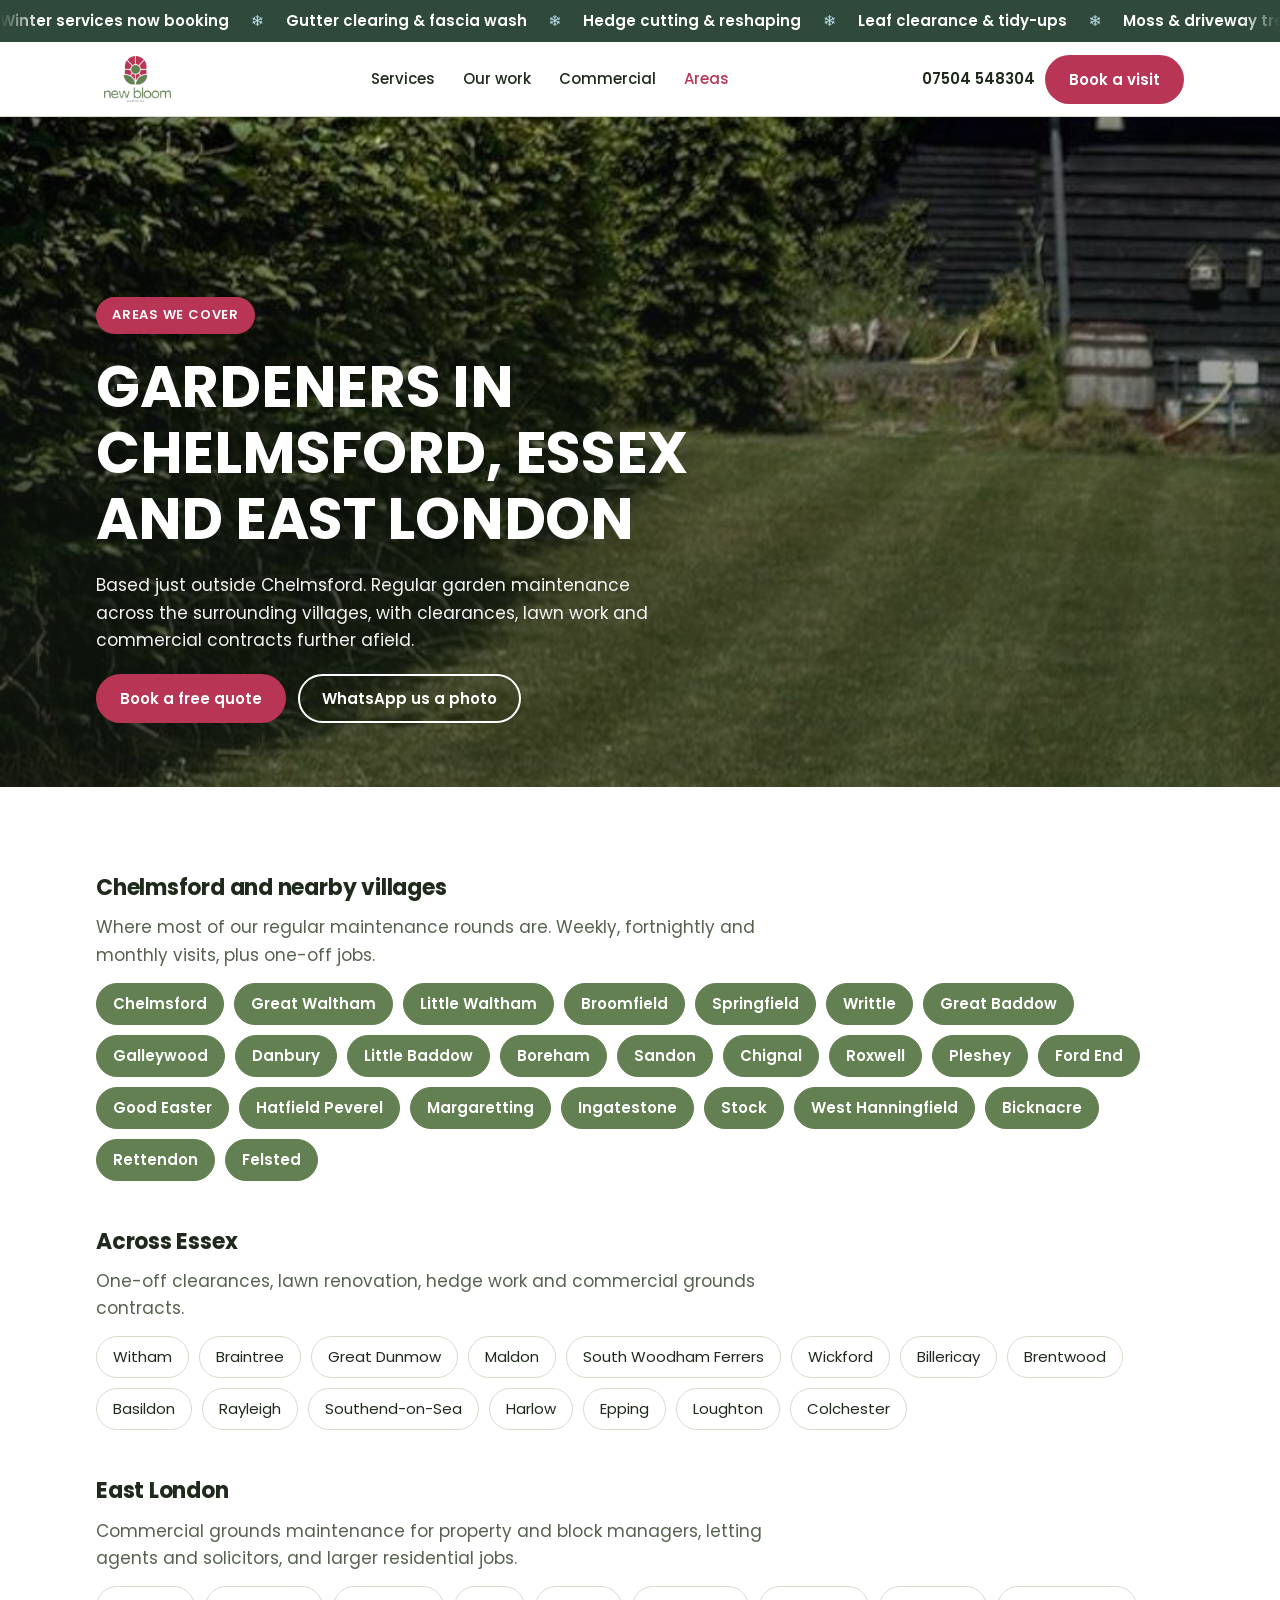
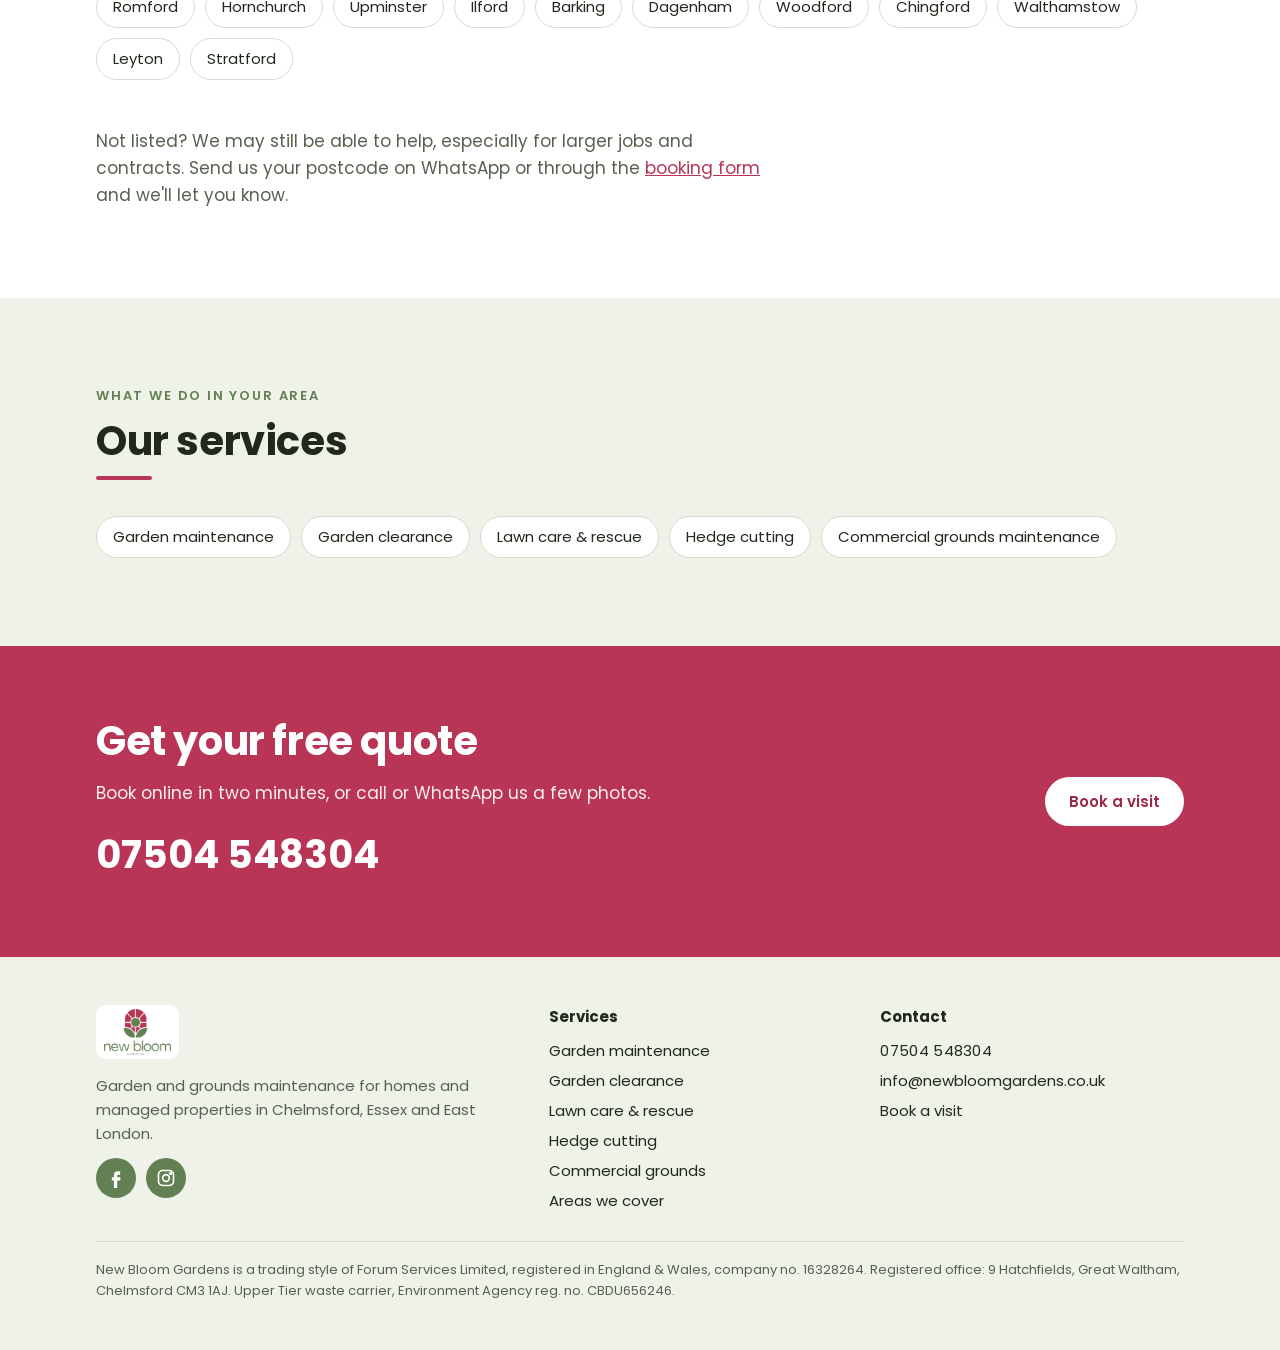
<file: website/areas.html>
<!doctype html>
<html lang="en-GB">
<head>
<meta charset="utf-8">
<meta name="viewport" content="width=device-width, initial-scale=1, viewport-fit=cover">
<title>Areas We Cover | Chelmsford, Essex &amp; East London | New Bloom Gardens</title>
<meta name="claude:viewport-fit-sides" content="cover">
<meta name="description" content="New Bloom Gardens covers Chelmsford and nearby villages including Broomfield, Great Baddow, Writtle and Danbury, plus the rest of Essex and East London for clearances and commercial grounds maintenance.">
<link rel="canonical" href="https://www.newbloomgardens.co.uk/areas.html">
<meta property="og:title" content="Areas We Cover | New Bloom Gardens">
<meta property="og:description" content="Garden and grounds maintenance across Chelmsford, Essex and East London.">
<meta property="og:image" content="https://www.newbloomgardens.co.uk/img/lawn-barn.jpg">
<link rel="icon" href="img/logo.png">
<link rel="preconnect" href="https://fonts.googleapis.com">
<link rel="preconnect" href="https://fonts.gstatic.com" crossorigin>
<link rel="stylesheet" href="https://fonts.googleapis.com/css2?family=Poppins:wght@400;500;600;700&display=swap">
<link rel="stylesheet" href="style.css">
<script type="application/ld+json">{"@context": "https://schema.org", "@type": "LocalBusiness", "name": "New Bloom Gardens", "url": "https://www.newbloomgardens.co.uk/", "telephone": "+44 7504 548304", "areaServed": [{"@type": "Place", "name": "Chelmsford"}, {"@type": "Place", "name": "Great Waltham"}, {"@type": "Place", "name": "Little Waltham"}, {"@type": "Place", "name": "Broomfield"}, {"@type": "Place", "name": "Springfield"}, {"@type": "Place", "name": "Writtle"}, {"@type": "Place", "name": "Great Baddow"}, {"@type": "Place", "name": "Galleywood"}, {"@type": "Place", "name": "Danbury"}, {"@type": "Place", "name": "Little Baddow"}, {"@type": "Place", "name": "Boreham"}, {"@type": "Place", "name": "Sandon"}, {"@type": "Place", "name": "Chignal"}, {"@type": "Place", "name": "Roxwell"}, {"@type": "Place", "name": "Pleshey"}, {"@type": "Place", "name": "Ford End"}, {"@type": "Place", "name": "Good Easter"}, {"@type": "Place", "name": "Hatfield Peverel"}, {"@type": "Place", "name": "Margaretting"}, {"@type": "Place", "name": "Ingatestone"}, {"@type": "Place", "name": "Stock"}, {"@type": "Place", "name": "West Hanningfield"}, {"@type": "Place", "name": "Bicknacre"}, {"@type": "Place", "name": "Rettendon"}, {"@type": "Place", "name": "Felsted"}, {"@type": "Place", "name": "Witham"}, {"@type": "Place", "name": "Braintree"}, {"@type": "Place", "name": "Great Dunmow"}, {"@type": "Place", "name": "Maldon"}, {"@type": "Place", "name": "South Woodham Ferrers"}, {"@type": "Place", "name": "Wickford"}, {"@type": "Place", "name": "Billericay"}, {"@type": "Place", "name": "Brentwood"}, {"@type": "Place", "name": "Basildon"}, {"@type": "Place", "name": "Rayleigh"}, {"@type": "Place", "name": "Southend-on-Sea"}, {"@type": "Place", "name": "Harlow"}, {"@type": "Place", "name": "Epping"}, {"@type": "Place", "name": "Loughton"}, {"@type": "Place", "name": "Colchester"}, {"@type": "Place", "name": "Romford"}, {"@type": "Place", "name": "Hornchurch"}, {"@type": "Place", "name": "Upminster"}, {"@type": "Place", "name": "Ilford"}, {"@type": "Place", "name": "Barking"}, {"@type": "Place", "name": "Dagenham"}, {"@type": "Place", "name": "Woodford"}, {"@type": "Place", "name": "Chingford"}, {"@type": "Place", "name": "Walthamstow"}, {"@type": "Place", "name": "Leyton"}, {"@type": "Place", "name": "Stratford"}]}</script>
</head>
<body>
<!-- winter-banner: seasonal, delete this block to remove -->
<a class="winter-banner" href="book.html" aria-label="Winter services now booking. Book a free quote"><span class="winter-track"><span class="winter-run"><span>Winter services now booking</span><span class="flake" aria-hidden="true">❄</span><span>Gutter clearing &amp; fascia wash</span><span class="flake" aria-hidden="true">❄</span><span>Hedge cutting &amp; reshaping</span><span class="flake" aria-hidden="true">❄</span><span>Leaf clearance &amp; tidy-ups</span><span class="flake" aria-hidden="true">❄</span><span>Moss &amp; driveway treatment</span><span class="flake" aria-hidden="true">❄</span><span>Commercial grounds &amp; gritting</span><span class="flake" aria-hidden="true">❄</span><span>Free quotes: 07504 548304</span><span class="flake" aria-hidden="true">❄</span></span><span class="winter-run" aria-hidden="true"><span>Winter services now booking</span><span class="flake" aria-hidden="true">❄</span><span>Gutter clearing &amp; fascia wash</span><span class="flake" aria-hidden="true">❄</span><span>Hedge cutting &amp; reshaping</span><span class="flake" aria-hidden="true">❄</span><span>Leaf clearance &amp; tidy-ups</span><span class="flake" aria-hidden="true">❄</span><span>Moss &amp; driveway treatment</span><span class="flake" aria-hidden="true">❄</span><span>Commercial grounds &amp; gritting</span><span class="flake" aria-hidden="true">❄</span><span>Free quotes: 07504 548304</span><span class="flake" aria-hidden="true">❄</span></span></span></a>
<!-- /winter-banner -->

<header class="site-header">
  <div class="wrap">
    <a class="brand" href="index.html" aria-label="New Bloom Gardens home"><img src="img/logo.png" alt="New Bloom Gardens" width="120" height="78"></a>
    <nav class="nav" aria-label="Main">
      <a href="index.html#services">Services</a>
      <a href="index.html#our-work">Our work</a>
      <a href="commercial.html">Commercial</a>
      <a href="areas.html" aria-current="page">Areas</a>
    </nav>
    <div class="header-cta">
      <a class="header-phone" href="tel:+447504548304">07504 548304</a>
      <a class="btn btn--primary" href="book.html">Book a visit</a>
    </div>
  </div>
</header>

<main>
  <section class="hero" style="background-image:url('img/lawn-barn.jpg')">
    <div class="wrap">
      <span class="pill">Areas we cover</span>
      <h1>Gardeners in Chelmsford, Essex and East London</h1>
      <p>Based just outside Chelmsford. Regular garden maintenance across the surrounding villages, with clearances, lawn work and commercial contracts further afield.</p>
      <div class="hero-actions">
        <a class="btn btn--primary" href="book.html">Book a free quote</a>
        <a class="btn btn--ghost" href="https://wa.me/447504548304" rel="noopener">WhatsApp us a photo</a>
      </div>
    </div>
  </section>

  <section class="band">
    <div class="wrap stack" style="gap:48px">
      <div class="stack" style="gap:14px">
        <h2 style="font-size:var(--fs-lg)">Chelmsford and nearby villages</h2>
        <p class="lede">Where most of our regular maintenance rounds are. Weekly, fortnightly and monthly visits, plus one-off jobs.</p>
        <ul class="areas"><li class="core">Chelmsford</li><li class="core">Great Waltham</li><li class="core">Little Waltham</li><li class="core">Broomfield</li><li class="core">Springfield</li><li class="core">Writtle</li><li class="core">Great Baddow</li><li class="core">Galleywood</li><li class="core">Danbury</li><li class="core">Little Baddow</li><li class="core">Boreham</li><li class="core">Sandon</li><li class="core">Chignal</li><li class="core">Roxwell</li><li class="core">Pleshey</li><li class="core">Ford End</li><li class="core">Good Easter</li><li class="core">Hatfield Peverel</li><li class="core">Margaretting</li><li class="core">Ingatestone</li><li class="core">Stock</li><li class="core">West Hanningfield</li><li class="core">Bicknacre</li><li class="core">Rettendon</li><li class="core">Felsted</li></ul>
      </div>
      <div class="stack" style="gap:14px">
        <h2 style="font-size:var(--fs-lg)">Across Essex</h2>
        <p class="lede">One-off clearances, lawn renovation, hedge work and commercial grounds contracts.</p>
        <ul class="areas"><li>Witham</li><li>Braintree</li><li>Great Dunmow</li><li>Maldon</li><li>South Woodham Ferrers</li><li>Wickford</li><li>Billericay</li><li>Brentwood</li><li>Basildon</li><li>Rayleigh</li><li>Southend-on-Sea</li><li>Harlow</li><li>Epping</li><li>Loughton</li><li>Colchester</li></ul>
      </div>
      <div class="stack" style="gap:14px">
        <h2 style="font-size:var(--fs-lg)">East London</h2>
        <p class="lede">Commercial grounds maintenance for property and block managers, letting agents and solicitors, and larger residential jobs.</p>
        <ul class="areas"><li>Romford</li><li>Hornchurch</li><li>Upminster</li><li>Ilford</li><li>Barking</li><li>Dagenham</li><li>Woodford</li><li>Chingford</li><li>Walthamstow</li><li>Leyton</li><li>Stratford</li></ul>
      </div>
      <p class="lede">Not listed? We may still be able to help, especially for larger jobs and contracts. Send us your postcode on WhatsApp or through the <a href="book.html">booking form</a> and we'll let you know.</p>
    </div>
  </section>

  <section class="band band--sage">
    <div class="wrap">
      <div class="section-head">
        <span class="eyebrow">What we do in your area</span>
        <h2>Our services</h2>
        <div class="rule"></div>
      </div>
      <ul class="related">
        <li><a href="garden-maintenance-chelmsford.html">Garden maintenance</a></li>
        <li><a href="garden-clearance-chelmsford.html">Garden clearance</a></li>
        <li><a href="lawn-care-chelmsford.html">Lawn care &amp; rescue</a></li>
        <li><a href="hedge-cutting-chelmsford.html">Hedge cutting</a></li>
        <li><a href="commercial.html">Commercial grounds maintenance</a></li>
      </ul>
    </div>
  </section>

  <section class="cta">
    <div class="wrap">
      <div class="stack">
        <h2>Get your free quote</h2>
        <p>Book online in two minutes, or call or WhatsApp us a few photos.</p>
        <a class="phone-big" href="tel:+447504548304">07504 548304</a>
      </div>
      <a class="btn btn--primary" href="book.html">Book a visit</a>
    </div>
  </section>
</main>

<footer class="site-footer">
  <div class="wrap">
    <div>
      <a class="brand" href="index.html"><img src="img/logo.png" alt="New Bloom Gardens" width="120" height="78"></a>
      <p style="margin-top:12px">Garden and grounds maintenance for homes and managed properties in Chelmsford, Essex and East London.</p>
      <div class="socials">
        <a href="https://www.facebook.com/share/1eF45aGqtX/" aria-label="New Bloom Gardens on Facebook" rel="noopener"><svg viewBox="0 0 24 24" fill="currentColor" aria-hidden="true"><path d="M14 8h3V4h-3c-2.8 0-4.5 1.8-4.5 4.7V11H7v4h2.5v9h4v-9H17l.5-4h-4V9c0-.6.4-1 1-1z"/></svg></a>
        <a href="https://www.instagram.com/newbloomgardens/" aria-label="New Bloom Gardens on Instagram" rel="noopener"><svg viewBox="0 0 24 24" fill="none" stroke="currentColor" stroke-width="2" aria-hidden="true"><rect x="3" y="3" width="18" height="18" rx="5"/><circle cx="12" cy="12" r="4"/><circle cx="17.5" cy="6.5" r="1" fill="currentColor"/></svg></a>
      </div>
    </div>
    <div>
      <h4>Services</h4>
      <ul>
        <li><a href="garden-maintenance-chelmsford.html">Garden maintenance</a></li>
        <li><a href="garden-clearance-chelmsford.html">Garden clearance</a></li>
        <li><a href="lawn-care-chelmsford.html">Lawn care &amp; rescue</a></li>
        <li><a href="hedge-cutting-chelmsford.html">Hedge cutting</a></li>
        <li><a href="commercial.html">Commercial grounds</a></li>
        <li><a href="areas.html">Areas we cover</a></li>
      </ul>
    </div>
    <div>
      <h4>Contact</h4>
      <ul>
        <li><a href="tel:+447504548304" class="mono">07504 548304</a></li>
        <li><a href="mailto:info@newbloomgardens.co.uk">info@newbloomgardens.co.uk</a></li>
        <li><a href="book.html">Book a visit</a></li>
      </ul>
    </div>
    <p class="legal">New Bloom Gardens is a trading style of Forum Services Limited, registered in England &amp; Wales, company no. 16328264. Registered office: 9 Hatchfields, Great Waltham, Chelmsford CM3 1AJ. Upper Tier waste carrier, Environment Agency reg. no. CBDU656246.</p>
  </div>
</footer>

<nav class="action-bar" aria-label="Quick contact">
  <a class="btn btn--ghost" href="tel:+447504548304">Call</a>
  <a class="btn btn--green" href="https://wa.me/447504548304" rel="noopener">WhatsApp</a>
  <a class="btn btn--primary" href="book.html">Book a visit</a>
</nav>
</body>
</html>
</file>
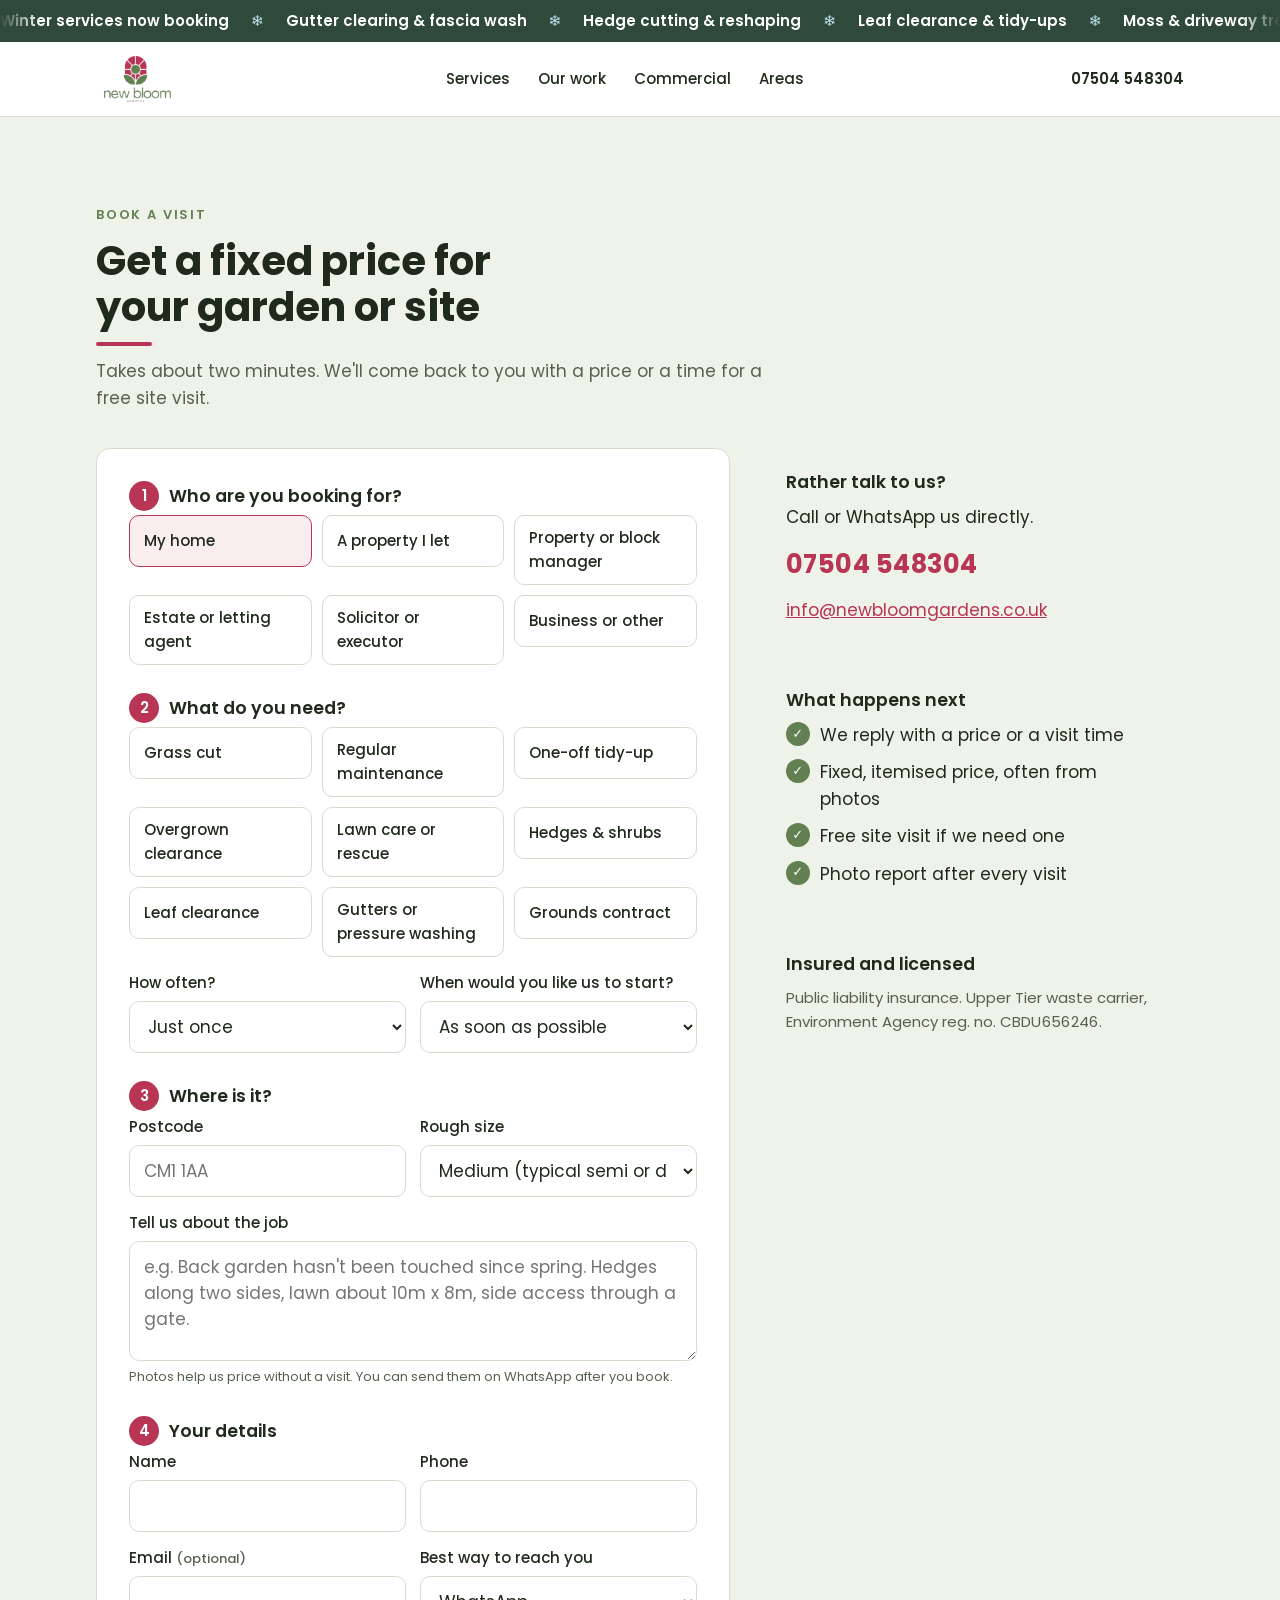
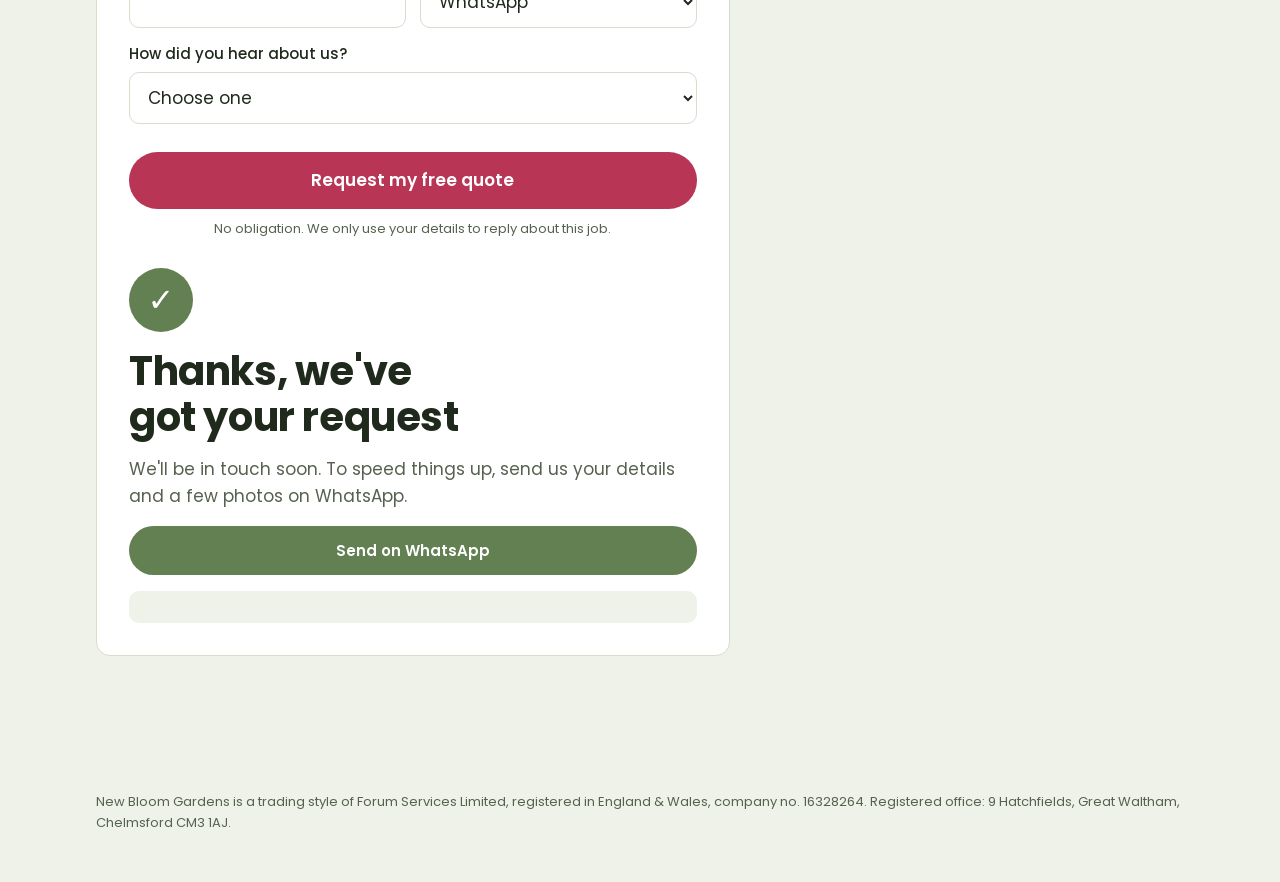
<file: website/book.html>
<!doctype html>
<html lang="en-GB">
<head>
<meta charset="utf-8">
<meta name="viewport" content="width=device-width, initial-scale=1, viewport-fit=cover">
<title>Book a Visit | New Bloom Gardens</title>
<meta name="claude:viewport-fit-sides" content="cover">
<meta name="description" content="Book a free garden or grounds maintenance quote in Chelmsford, Essex or East London. Two-minute form, fixed price, photo report after every visit.">
<link rel="canonical" href="https://www.newbloomgardens.co.uk/book.html">
<link rel="icon" href="img/logo.png">
<link rel="preconnect" href="https://fonts.googleapis.com">
<link rel="preconnect" href="https://fonts.gstatic.com" crossorigin>
<link rel="stylesheet" href="https://fonts.googleapis.com/css2?family=Poppins:wght@400;500;600;700&display=swap">
<link rel="stylesheet" href="style.css">
</head>
<body>
<!-- winter-banner: seasonal, delete this block to remove -->
<a class="winter-banner" href="book.html" aria-label="Winter services now booking. Book a free quote"><span class="winter-track"><span class="winter-run"><span>Winter services now booking</span><span class="flake" aria-hidden="true">❄</span><span>Gutter clearing &amp; fascia wash</span><span class="flake" aria-hidden="true">❄</span><span>Hedge cutting &amp; reshaping</span><span class="flake" aria-hidden="true">❄</span><span>Leaf clearance &amp; tidy-ups</span><span class="flake" aria-hidden="true">❄</span><span>Moss &amp; driveway treatment</span><span class="flake" aria-hidden="true">❄</span><span>Commercial grounds &amp; gritting</span><span class="flake" aria-hidden="true">❄</span><span>Free quotes: 07504 548304</span><span class="flake" aria-hidden="true">❄</span></span><span class="winter-run" aria-hidden="true"><span>Winter services now booking</span><span class="flake" aria-hidden="true">❄</span><span>Gutter clearing &amp; fascia wash</span><span class="flake" aria-hidden="true">❄</span><span>Hedge cutting &amp; reshaping</span><span class="flake" aria-hidden="true">❄</span><span>Leaf clearance &amp; tidy-ups</span><span class="flake" aria-hidden="true">❄</span><span>Moss &amp; driveway treatment</span><span class="flake" aria-hidden="true">❄</span><span>Commercial grounds &amp; gritting</span><span class="flake" aria-hidden="true">❄</span><span>Free quotes: 07504 548304</span><span class="flake" aria-hidden="true">❄</span></span></span></a>
<!-- /winter-banner -->

<header class="site-header">
  <div class="wrap">
    <a class="brand" href="index.html" aria-label="New Bloom Gardens home"><img src="img/logo.png" alt="New Bloom Gardens" width="120" height="78"></a>
    <nav class="nav" aria-label="Main">
      <a href="index.html#services">Services</a>
      <a href="index.html#our-work">Our work</a>
      <a href="commercial.html">Commercial</a>
      <a href="areas.html">Areas</a>
    </nav>
    <div class="header-cta">
      <a class="header-phone" href="tel:+447504548304">07504 548304</a>
    </div>
  </div>
</header>

<main class="band band--sage">
  <div class="wrap">
    <div class="section-head">
      <span class="eyebrow">Book a visit</span>
      <h1 style="font-size:var(--fs-xl)">Get a fixed price for your garden or site</h1>
      <div class="rule"></div>
      <p class="lede">Takes about two minutes. We'll come back to you with a price or a time for a free site visit.</p>
    </div>

    <div class="book-layout">
      <!-- Submissions go to Netlify Forms (data-endpoint="netlify"). Set it to a Formspree URL instead if hosting elsewhere, or "" for WhatsApp only. -->
      <form class="form" id="booking" name="booking" method="POST" data-netlify="true" netlify-honeypot="bot-field" data-endpoint="netlify" novalidate>
        <input type="hidden" name="form-name" value="booking">
        <p hidden><label>Leave this empty <input name="bot-field" id="bot-field"></label></p>
        <div id="form-body" class="stack" style="gap:28px">
          <fieldset>
            <legend><span class="n">1</span>Who are you booking for?</legend>
            <div class="choice-grid">
              <label class="choice"><input type="radio" name="who" id="who-home" value="Homeowner" checked><span>My home</span></label>
              <label class="choice"><input type="radio" name="who" id="who-landlord" value="Landlord"><span>A property I let</span></label>
              <label class="choice"><input type="radio" name="who" id="who-manager" value="Property / block manager"><span>Property or block manager</span></label>
              <label class="choice"><input type="radio" name="who" id="who-agent" value="Estate / letting agent"><span>Estate or letting agent</span></label>
              <label class="choice"><input type="radio" name="who" id="who-solicitor" value="Solicitor / executor"><span>Solicitor or executor</span></label>
              <label class="choice"><input type="radio" name="who" id="who-business" value="Business / other"><span>Business or other</span></label>
            </div>
          </fieldset>

          <fieldset>
            <legend><span class="n">2</span>What do you need?</legend>
            <div class="choice-grid">
              <label class="choice"><input type="checkbox" name="service" id="svc-grass" value="Grass cut"><span>Grass cut</span></label>
              <label class="choice"><input type="checkbox" name="service" id="svc-regular" value="Regular maintenance"><span>Regular maintenance</span></label>
              <label class="choice"><input type="checkbox" name="service" id="svc-tidy" value="One-off tidy-up"><span>One-off tidy-up</span></label>
              <label class="choice"><input type="checkbox" name="service" id="svc-clear" value="Garden clearance"><span>Overgrown clearance</span></label>
              <label class="choice"><input type="checkbox" name="service" id="svc-lawn" value="Lawn care / rescue"><span>Lawn care or rescue</span></label>
              <label class="choice"><input type="checkbox" name="service" id="svc-hedge" value="Hedge & shrub trimming"><span>Hedges &amp; shrubs</span></label>
              <label class="choice"><input type="checkbox" name="service" id="svc-leaf" value="Leaf clearance"><span>Leaf clearance</span></label>
              <label class="choice"><input type="checkbox" name="service" id="svc-gutter" value="Gutters / pressure washing"><span>Gutters or pressure washing</span></label>
              <label class="choice"><input type="checkbox" name="service" id="svc-grounds" value="Commercial grounds contract"><span>Grounds contract</span></label>
            </div>
            <div class="row-2">
              <div class="field">
                <label for="frequency">How often?</label>
                <select id="frequency" name="frequency">
                  <option>Just once</option>
                  <option>Weekly</option>
                  <option>Fortnightly</option>
                  <option>Monthly</option>
                  <option>Not sure yet</option>
                </select>
              </div>
              <div class="field">
                <label for="when">When would you like us to start?</label>
                <select id="when" name="when">
                  <option>As soon as possible</option>
                  <option>Within 2 weeks</option>
                  <option>This month</option>
                  <option>I'm flexible</option>
                </select>
              </div>
            </div>
          </fieldset>

          <fieldset>
            <legend><span class="n">3</span>Where is it?</legend>
            <div class="row-2">
              <div class="field">
                <label for="postcode">Postcode</label>
                <input id="postcode" name="postcode" autocomplete="postal-code" placeholder="CM1 1AA" required>
              </div>
              <div class="field">
                <label for="size">Rough size</label>
                <select id="size" name="size">
                  <option>Small (terrace or flat garden)</option>
                  <option selected>Medium (typical semi or detached)</option>
                  <option>Large garden</option>
                  <option>Communal grounds or several sites</option>
                </select>
              </div>
            </div>
            <div class="field">
              <label for="details">Tell us about the job</label>
              <textarea id="details" name="details" placeholder="e.g. Back garden hasn't been touched since spring. Hedges along two sides, lawn about 10m x 8m, side access through a gate."></textarea>
              <span class="hint">Photos help us price without a visit. You can send them on WhatsApp after you book.</span>
            </div>
          </fieldset>

          <fieldset>
            <legend><span class="n">4</span>Your details</legend>
            <div class="row-2">
              <div class="field">
                <label for="name">Name</label>
                <input id="name" name="name" autocomplete="name" required>
              </div>
              <div class="field">
                <label for="phone">Phone</label>
                <input id="phone" name="phone" type="tel" autocomplete="tel" required>
              </div>
            </div>
            <div class="row-2">
              <div class="field">
                <label for="email">Email <span class="hint">(optional)</span></label>
                <input id="email" name="email" type="email" autocomplete="email">
              </div>
              <div class="field">
                <label for="contact">Best way to reach you</label>
                <select id="contact" name="contact">
                  <option>WhatsApp</option>
                  <option>Phone call</option>
                  <option>Text</option>
                  <option>Email</option>
                </select>
              </div>
            </div>
            <div class="field">
              <label for="heard">How did you hear about us?</label>
              <select id="heard" name="heard">
                <option value="">Choose one</option>
                <option>Google search or Maps</option>
                <option>Facebook</option>
                <option>Instagram</option>
                <option>Recommended by someone</option>
                <option>Saw you working nearby / leaflet</option>
                <option>Other</option>
              </select>
            </div>
          </fieldset>

          <div class="form-submit">
            <p class="error" id="form-error" role="alert" hidden></p>
            <button class="btn btn--primary" type="submit" id="submit">Request my free quote</button>
            <small>No obligation. We only use your details to reply about this job.</small>
          </div>
        </div>

        <div class="done" id="form-done" hidden tabindex="-1">
          <div class="big-tick" aria-hidden="true">✓</div>
          <h2 id="done-title">Thanks, we've got your request</h2>
          <p class="lede" id="done-text">We'll be in touch soon. To speed things up, send us your details and a few photos on WhatsApp.</p>
          <a class="btn btn--green" id="wa-send" href="https://wa.me/447504548304" rel="noopener">Send on WhatsApp</a>
          <div class="summary" id="summary"></div>
        </div>
      </form>

      <aside class="aside">
        <div class="aside-card">
          <h3>Rather talk to us?</h3>
          <p>Call or WhatsApp us directly.</p>
          <a class="phone-big mono" href="tel:+447504548304" style="font-size:1.6rem;font-weight:700;color:var(--crimson);text-decoration:none">07504 548304</a>
          <a href="mailto:info@newbloomgardens.co.uk">info@newbloomgardens.co.uk</a>
        </div>
        <div class="aside-card">
          <h3>What happens next</h3>
          <ul class="ticks">
            <li>We reply with a price or a visit time</li>
            <li>Fixed, itemised price, often from photos</li>
            <li>Free site visit if we need one</li>
            <li>Photo report after every visit</li>
          </ul>
        </div>
        <div class="aside-card">
          <h3>Insured and licensed</h3>
          <p style="font-size:var(--fs-sm);color:var(--muted)">Public liability insurance. Upper Tier waste carrier, Environment Agency reg. no. <span class="mono">CBDU656246</span>.</p>
        </div>
      </aside>
    </div>
  </div>
</main>

<footer class="site-footer">
  <div class="wrap">
    <p class="legal" style="border:0;padding:0">New Bloom Gardens is a trading style of Forum Services Limited, registered in England &amp; Wales, company no. 16328264. Registered office: 9 Hatchfields, Great Waltham, Chelmsford CM3 1AJ.</p>
  </div>
</footer>

<nav class="action-bar" aria-label="Quick contact" style="grid-template-columns:1fr 1fr">
  <a class="btn btn--ghost" href="tel:+447504548304">Call</a>
  <a class="btn btn--green" href="https://wa.me/447504548304" rel="noopener">WhatsApp</a>
</nav>

<script src="book.js"></script>
</body>
</html>
</file>
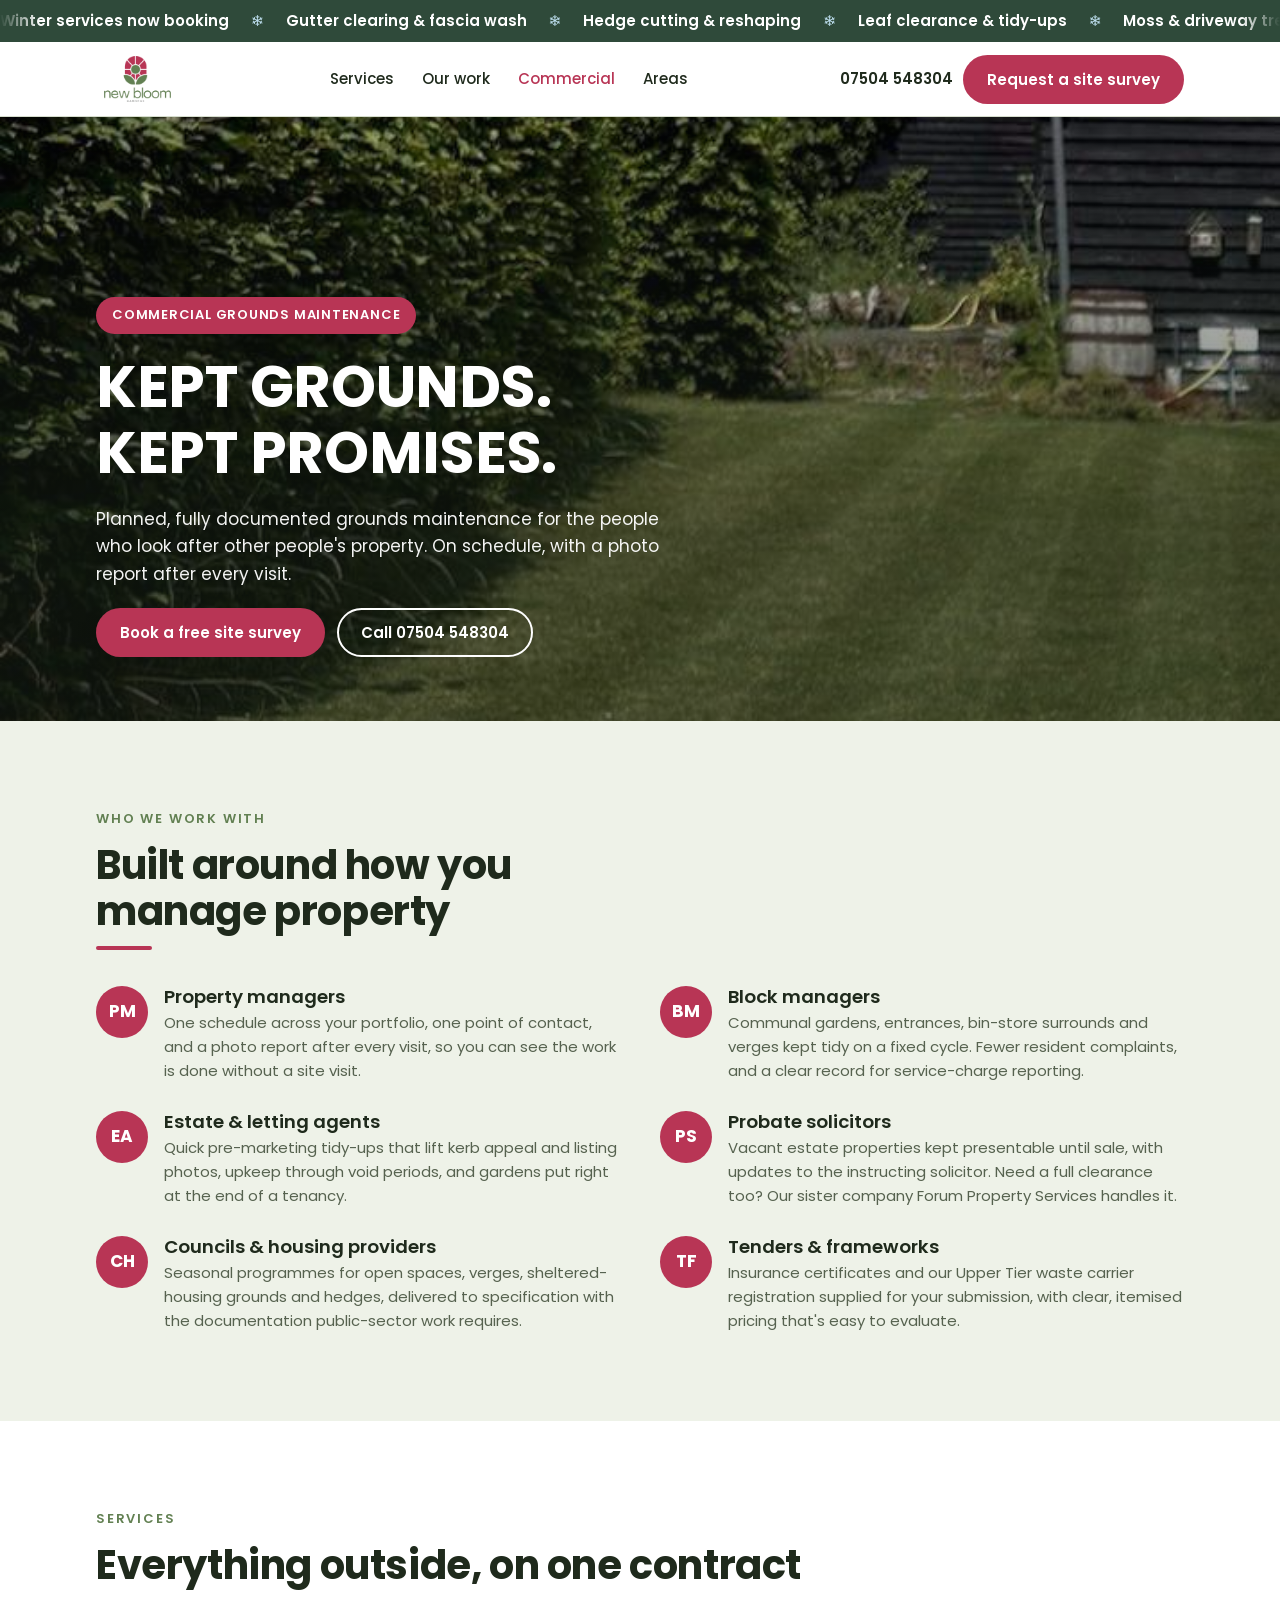
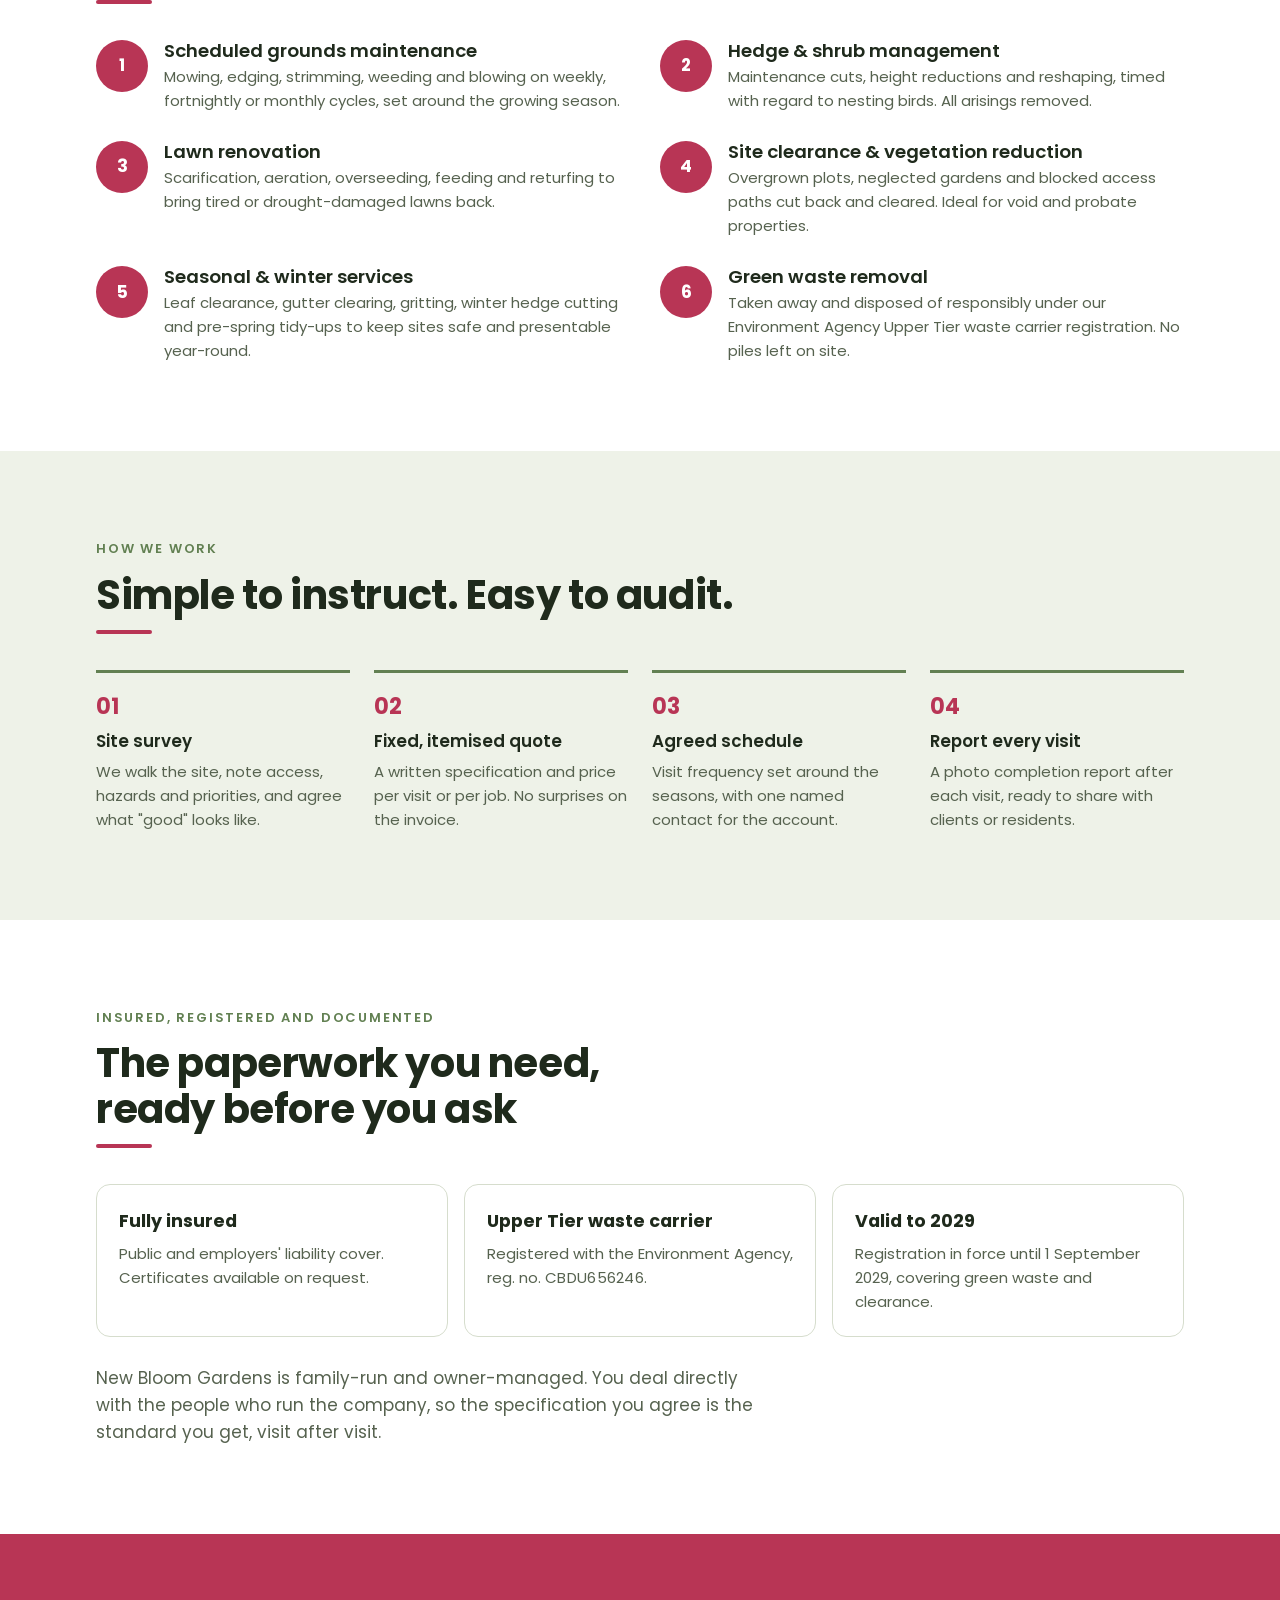
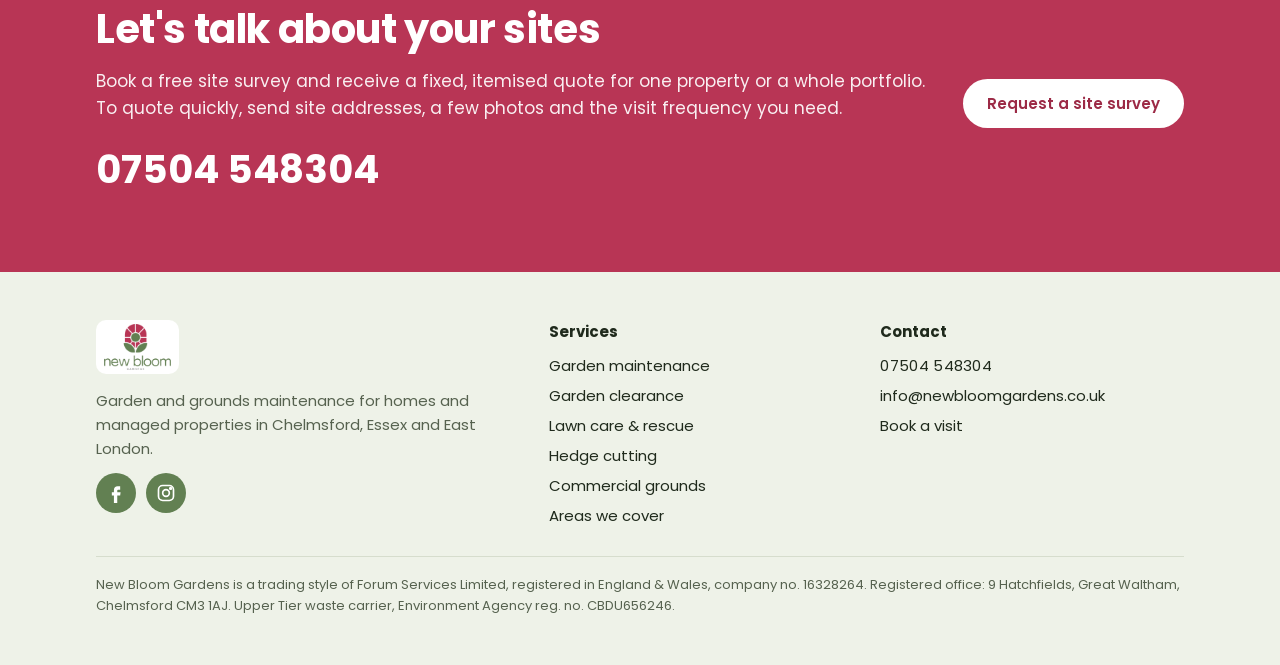
<file: website/commercial.html>
<!doctype html>
<html lang="en-GB">
<head>
<meta charset="utf-8">
<meta name="viewport" content="width=device-width, initial-scale=1, viewport-fit=cover">
<title>Commercial Grounds Maintenance Chelmsford &amp; Essex | New Bloom Gardens</title>
<meta name="claude:viewport-fit-sides" content="cover">
<meta name="description" content="Grounds maintenance for property managers, block managers, letting agents and probate solicitors in Chelmsford, Essex and East London. Photo report after every visit. Upper Tier waste carrier.">
<link rel="canonical" href="https://www.newbloomgardens.co.uk/commercial.html">
<link rel="icon" href="img/logo.png">
<link rel="preconnect" href="https://fonts.googleapis.com">
<link rel="preconnect" href="https://fonts.gstatic.com" crossorigin>
<link rel="stylesheet" href="https://fonts.googleapis.com/css2?family=Poppins:wght@400;500;600;700&display=swap">
<link rel="stylesheet" href="style.css">
</head>
<body>
<!-- winter-banner: seasonal, delete this block to remove -->
<a class="winter-banner" href="book.html" aria-label="Winter services now booking. Book a free quote"><span class="winter-track"><span class="winter-run"><span>Winter services now booking</span><span class="flake" aria-hidden="true">❄</span><span>Gutter clearing &amp; fascia wash</span><span class="flake" aria-hidden="true">❄</span><span>Hedge cutting &amp; reshaping</span><span class="flake" aria-hidden="true">❄</span><span>Leaf clearance &amp; tidy-ups</span><span class="flake" aria-hidden="true">❄</span><span>Moss &amp; driveway treatment</span><span class="flake" aria-hidden="true">❄</span><span>Commercial grounds &amp; gritting</span><span class="flake" aria-hidden="true">❄</span><span>Free quotes: 07504 548304</span><span class="flake" aria-hidden="true">❄</span></span><span class="winter-run" aria-hidden="true"><span>Winter services now booking</span><span class="flake" aria-hidden="true">❄</span><span>Gutter clearing &amp; fascia wash</span><span class="flake" aria-hidden="true">❄</span><span>Hedge cutting &amp; reshaping</span><span class="flake" aria-hidden="true">❄</span><span>Leaf clearance &amp; tidy-ups</span><span class="flake" aria-hidden="true">❄</span><span>Moss &amp; driveway treatment</span><span class="flake" aria-hidden="true">❄</span><span>Commercial grounds &amp; gritting</span><span class="flake" aria-hidden="true">❄</span><span>Free quotes: 07504 548304</span><span class="flake" aria-hidden="true">❄</span></span></span></a>
<!-- /winter-banner -->

<header class="site-header">
  <div class="wrap">
    <a class="brand" href="index.html" aria-label="New Bloom Gardens home"><img src="img/logo.png" alt="New Bloom Gardens" width="120" height="78"></a>
    <nav class="nav" aria-label="Main">
      <a href="index.html#services">Services</a>
      <a href="index.html#our-work">Our work</a>
      <a href="commercial.html" aria-current="page">Commercial</a>
      <a href="areas.html">Areas</a>
    </nav>
    <div class="header-cta">
      <a class="header-phone" href="tel:+447504548304">07504 548304</a>
      <a class="btn btn--primary" href="book.html?who=manager">Request a site survey</a>
    </div>
  </div>
</header>

<main>
  <section class="hero" style="background-image:url('img/lawn-barn.jpg')">
    <div class="wrap">
      <span class="pill">Commercial grounds maintenance</span>
      <h1>Kept grounds. Kept promises.</h1>
      <p>Planned, fully documented grounds maintenance for the people who look after other people's property. On schedule, with a photo report after every visit.</p>
      <div class="hero-actions">
        <a class="btn btn--primary" href="book.html?who=manager">Book a free site survey</a>
        <a class="btn btn--ghost" href="tel:+447504548304">Call 07504 548304</a>
      </div>
    </div>
  </section>

  <section class="band band--sage">
    <div class="wrap">
      <div class="section-head">
        <span class="eyebrow">Who we work with</span>
        <h2>Built around how you manage property</h2>
        <div class="rule"></div>
      </div>
      <div class="services">
        <div class="service"><span class="num">PM</span><div><h3>Property managers</h3><p>One schedule across your portfolio, one point of contact, and a photo report after every visit, so you can see the work is done without a site visit.</p></div></div>
        <div class="service"><span class="num">BM</span><div><h3>Block managers</h3><p>Communal gardens, entrances, bin-store surrounds and verges kept tidy on a fixed cycle. Fewer resident complaints, and a clear record for service-charge reporting.</p></div></div>
        <div class="service"><span class="num">EA</span><div><h3>Estate &amp; letting agents</h3><p>Quick pre-marketing tidy-ups that lift kerb appeal and listing photos, upkeep through void periods, and gardens put right at the end of a tenancy.</p></div></div>
        <div class="service"><span class="num">PS</span><div><h3>Probate solicitors</h3><p>Vacant estate properties kept presentable until sale, with updates to the instructing solicitor. Need a full clearance too? Our sister company Forum Property Services handles it.</p></div></div>
        <div class="service"><span class="num">CH</span><div><h3>Councils &amp; housing providers</h3><p>Seasonal programmes for open spaces, verges, sheltered-housing grounds and hedges, delivered to specification with the documentation public-sector work requires.</p></div></div>
        <div class="service"><span class="num">TF</span><div><h3>Tenders &amp; frameworks</h3><p>Insurance certificates and our Upper Tier waste carrier registration supplied for your submission, with clear, itemised pricing that's easy to evaluate.</p></div></div>
      </div>
    </div>
  </section>

  <section class="band">
    <div class="wrap">
      <div class="section-head">
        <span class="eyebrow">Services</span>
        <h2>Everything outside, on one contract</h2>
        <div class="rule"></div>
      </div>
      <div class="services">
        <div class="service"><span class="num">1</span><div><h3>Scheduled grounds maintenance</h3><p>Mowing, edging, strimming, weeding and blowing on weekly, fortnightly or monthly cycles, set around the growing season.</p></div></div>
        <div class="service"><span class="num">2</span><div><h3>Hedge &amp; shrub management</h3><p>Maintenance cuts, height reductions and reshaping, timed with regard to nesting birds. All arisings removed.</p></div></div>
        <div class="service"><span class="num">3</span><div><h3>Lawn renovation</h3><p>Scarification, aeration, overseeding, feeding and returfing to bring tired or drought-damaged lawns back.</p></div></div>
        <div class="service"><span class="num">4</span><div><h3>Site clearance &amp; vegetation reduction</h3><p>Overgrown plots, neglected gardens and blocked access paths cut back and cleared. Ideal for void and probate properties.</p></div></div>
        <div class="service"><span class="num">5</span><div><h3>Seasonal &amp; winter services</h3><p>Leaf clearance, gutter clearing, gritting, winter hedge cutting and pre-spring tidy-ups to keep sites safe and presentable year-round.</p></div></div>
        <div class="service"><span class="num">6</span><div><h3>Green waste removal</h3><p>Taken away and disposed of responsibly under our Environment Agency Upper Tier waste carrier registration. No piles left on site.</p></div></div>
      </div>
    </div>
  </section>

  <section class="band band--sage">
    <div class="wrap">
      <div class="section-head">
        <span class="eyebrow">How we work</span>
        <h2>Simple to instruct. Easy to audit.</h2>
        <div class="rule"></div>
      </div>
      <ol class="steps">
        <li><h3>Site survey</h3><p>We walk the site, note access, hazards and priorities, and agree what "good" looks like.</p></li>
        <li><h3>Fixed, itemised quote</h3><p>A written specification and price per visit or per job. No surprises on the invoice.</p></li>
        <li><h3>Agreed schedule</h3><p>Visit frequency set around the seasons, with one named contact for the account.</p></li>
        <li><h3>Report every visit</h3><p>A photo completion report after each visit, ready to share with clients or residents.</p></li>
      </ol>
    </div>
  </section>

  <section class="band">
    <div class="wrap">
      <div class="section-head">
        <span class="eyebrow">Insured, registered and documented</span>
        <h2>The paperwork you need, ready before you ask</h2>
        <div class="rule"></div>
      </div>
      <div class="creds">
        <div class="cred"><strong>Fully insured</strong><span>Public and employers' liability cover. Certificates available on request.</span></div>
        <div class="cred"><strong>Upper Tier waste carrier</strong><span>Registered with the Environment Agency, reg. no. <span class="mono">CBDU656246</span>.</span></div>
        <div class="cred"><strong>Valid to 2029</strong><span>Registration in force until 1 September 2029, covering green waste and clearance.</span></div>
      </div>
      <p class="lede" style="margin-top:28px">New Bloom Gardens is family-run and owner-managed. You deal directly with the people who run the company, so the specification you agree is the standard you get, visit after visit.</p>
    </div>
  </section>

  <section class="cta">
    <div class="wrap">
      <div class="stack">
        <h2>Let's talk about your sites</h2>
        <p>Book a free site survey and receive a fixed, itemised quote for one property or a whole portfolio. To quote quickly, send site addresses, a few photos and the visit frequency you need.</p>
        <a class="phone-big" href="tel:+447504548304">07504 548304</a>
      </div>
      <a class="btn btn--primary" href="book.html?who=manager">Request a site survey</a>
    </div>
  </section>
</main>

<footer class="site-footer">
  <div class="wrap">
    <div>
      <a class="brand" href="index.html"><img src="img/logo.png" alt="New Bloom Gardens" width="120" height="78"></a>
      <p style="margin-top:12px">Garden and grounds maintenance for homes and managed properties in Chelmsford, Essex and East London.</p>
      <div class="socials">
        <a href="https://www.facebook.com/share/1eF45aGqtX/" aria-label="New Bloom Gardens on Facebook" rel="noopener"><svg viewBox="0 0 24 24" fill="currentColor" aria-hidden="true"><path d="M14 8h3V4h-3c-2.8 0-4.5 1.8-4.5 4.7V11H7v4h2.5v9h4v-9H17l.5-4h-4V9c0-.6.4-1 1-1z"/></svg></a>
        <a href="https://www.instagram.com/newbloomgardens/" aria-label="New Bloom Gardens on Instagram" rel="noopener"><svg viewBox="0 0 24 24" fill="none" stroke="currentColor" stroke-width="2" aria-hidden="true"><rect x="3" y="3" width="18" height="18" rx="5"/><circle cx="12" cy="12" r="4"/><circle cx="17.5" cy="6.5" r="1" fill="currentColor"/></svg></a>
      </div>
    </div>
    <div>
      <h4>Services</h4>
      <ul>
        <li><a href="garden-maintenance-chelmsford.html">Garden maintenance</a></li>
        <li><a href="garden-clearance-chelmsford.html">Garden clearance</a></li>
        <li><a href="lawn-care-chelmsford.html">Lawn care &amp; rescue</a></li>
        <li><a href="hedge-cutting-chelmsford.html">Hedge cutting</a></li>
        <li><a href="commercial.html">Commercial grounds</a></li>
        <li><a href="areas.html">Areas we cover</a></li>
      </ul>
    </div>
    <div>
      <h4>Contact</h4>
      <ul>
        <li><a href="tel:+447504548304" class="mono">07504 548304</a></li>
        <li><a href="mailto:info@newbloomgardens.co.uk">info@newbloomgardens.co.uk</a></li>
        <li><a href="book.html">Book a visit</a></li>
      </ul>
    </div>
    <p class="legal">New Bloom Gardens is a trading style of Forum Services Limited, registered in England &amp; Wales, company no. 16328264. Registered office: 9 Hatchfields, Great Waltham, Chelmsford CM3 1AJ. Upper Tier waste carrier, Environment Agency reg. no. CBDU656246.</p>
  </div>
</footer>

<nav class="action-bar" aria-label="Quick contact">
  <a class="btn btn--ghost" href="tel:+447504548304">Call</a>
  <a class="btn btn--green" href="https://wa.me/447504548304" rel="noopener">WhatsApp</a>
  <a class="btn btn--primary" href="book.html?who=manager">Site survey</a>
</nav>
</body>
</html>
</file>
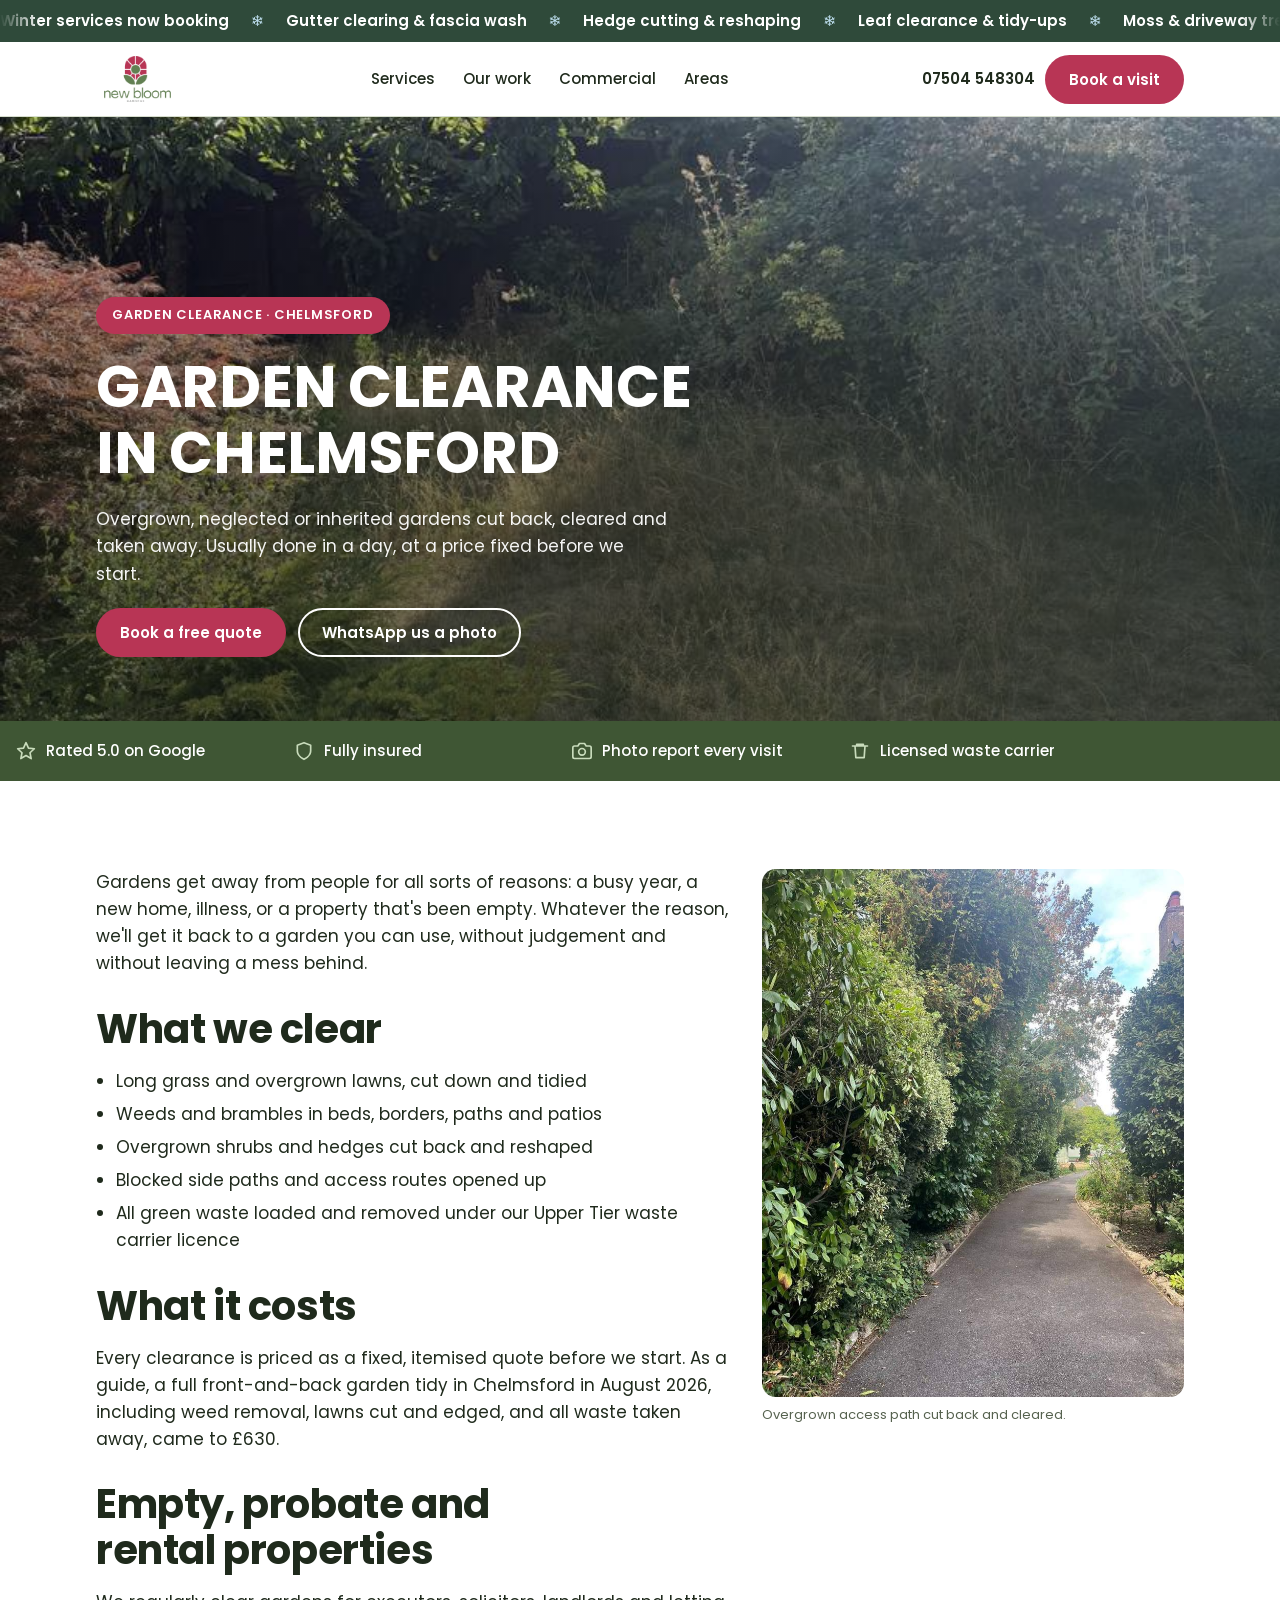
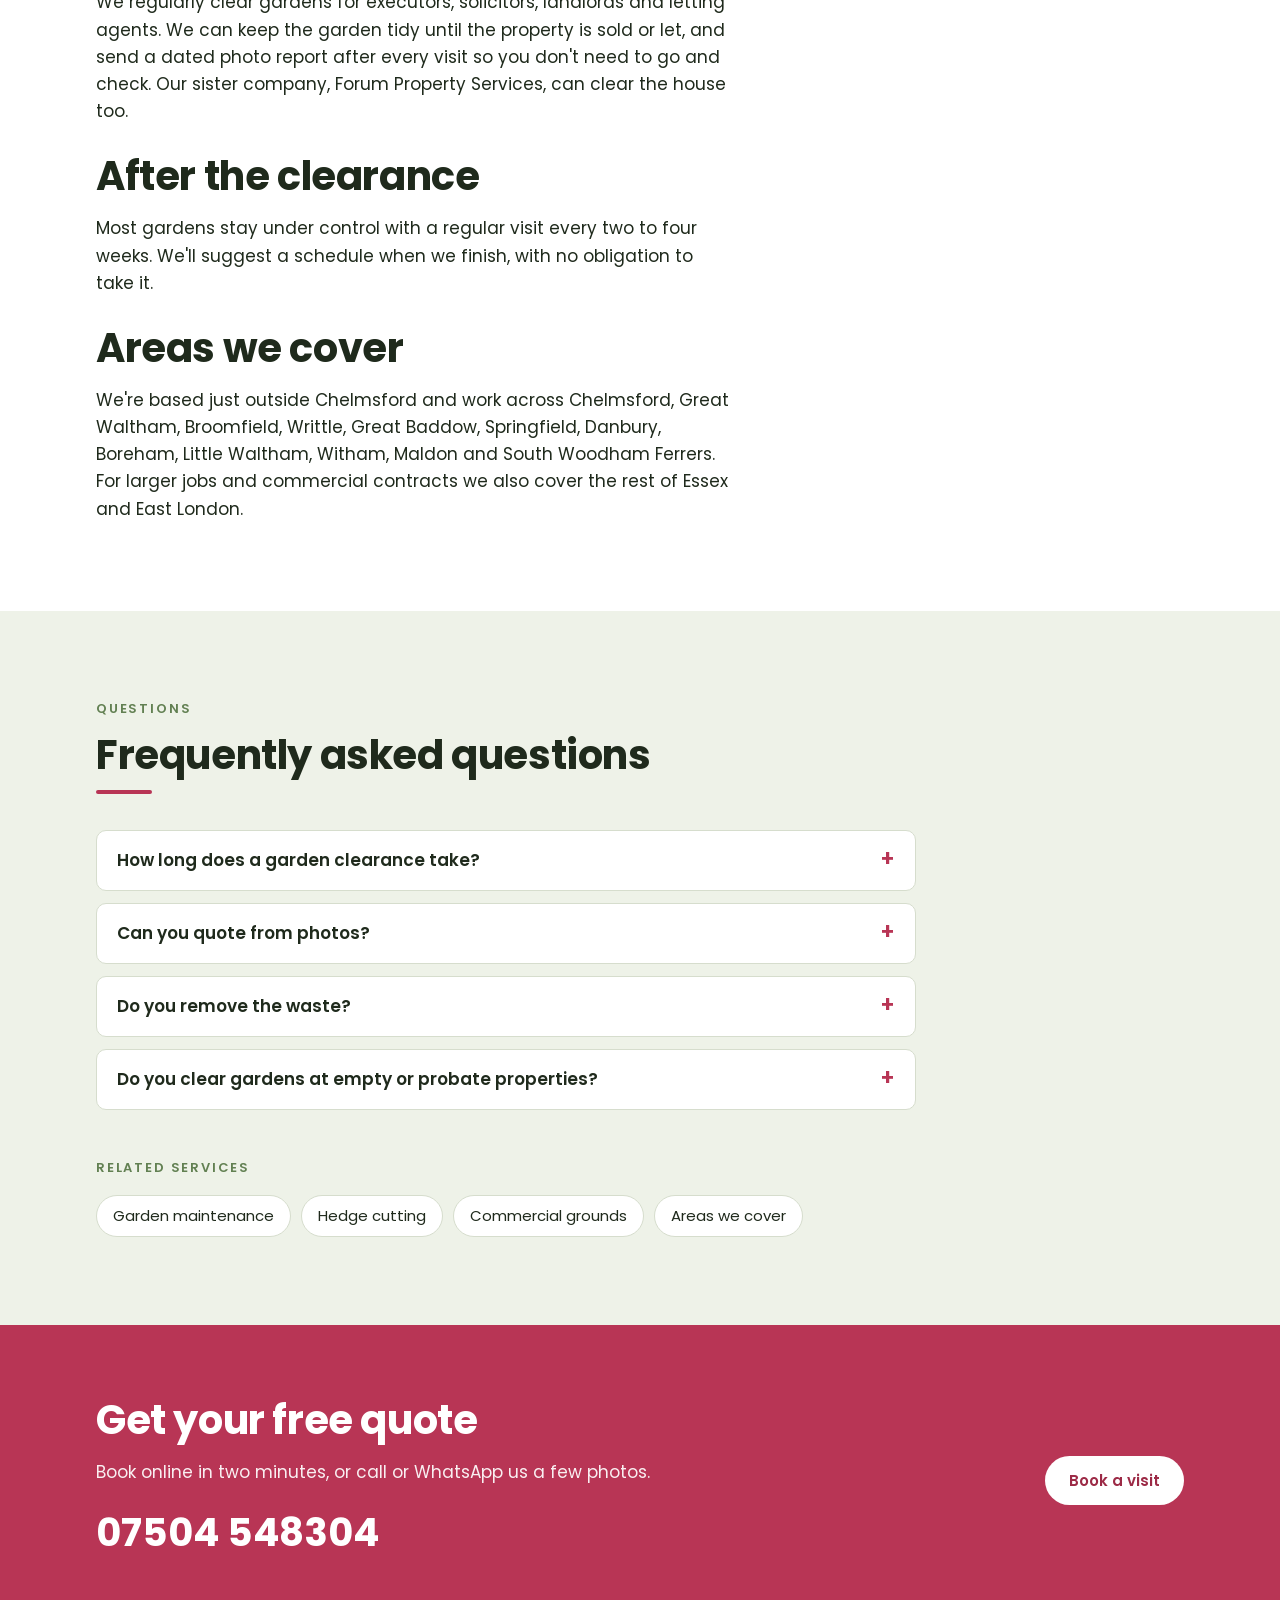
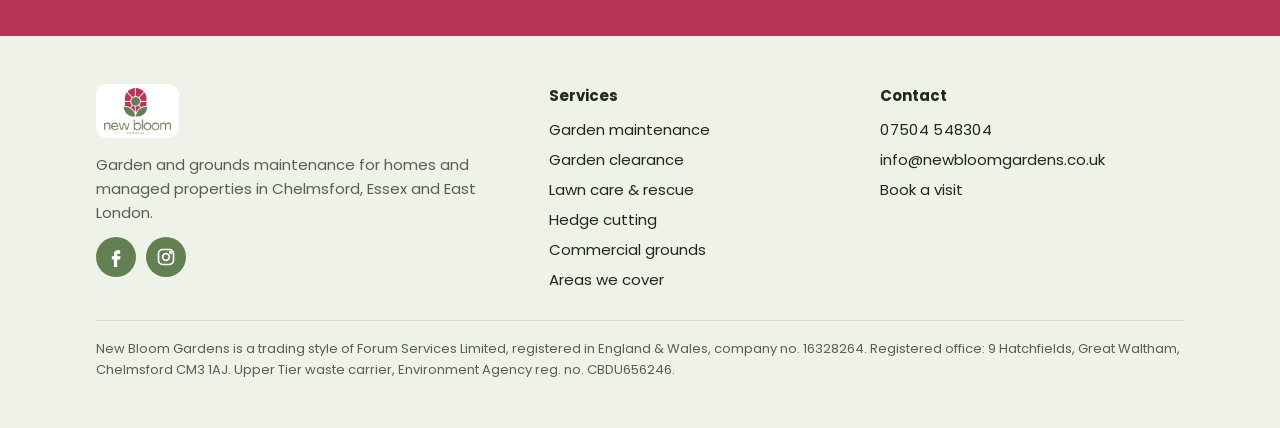
<file: website/garden-clearance-chelmsford.html>
<!doctype html>
<html lang="en-GB">
<head>
<meta charset="utf-8">
<meta name="viewport" content="width=device-width, initial-scale=1, viewport-fit=cover">
<title>Garden Clearance Chelmsford | Overgrown Gardens Cleared | New Bloom Gardens</title>
<meta name="claude:viewport-fit-sides" content="cover">
<meta name="description" content="Overgrown garden clearance in Chelmsford and across Essex. Grass, weeds, brambles and shrubs cut back and all waste removed. Fixed price, photo report. Call 07504 548304.">
<link rel="canonical" href="https://www.newbloomgardens.co.uk/garden-clearance-chelmsford.html">
<meta property="og:title" content="Garden Clearance Chelmsford | Overgrown Gardens Cleared | New Bloom Gardens">
<meta property="og:description" content="Overgrown garden clearance in Chelmsford and across Essex. Grass, weeds, brambles and shrubs cut back and all waste removed. Fixed price, photo report. Call 07504 548304.">
<meta property="og:image" content="https://www.newbloomgardens.co.uk/img/garden-before.jpg">
<link rel="icon" href="img/logo.png">
<link rel="preconnect" href="https://fonts.googleapis.com">
<link rel="preconnect" href="https://fonts.gstatic.com" crossorigin>
<link rel="stylesheet" href="https://fonts.googleapis.com/css2?family=Poppins:wght@400;500;600;700&display=swap">
<link rel="stylesheet" href="style.css">
<script type="application/ld+json">{"@context": "https://schema.org", "@type": "Service", "name": "Garden clearance in Chelmsford", "serviceType": "Garden clearance", "provider": {"@type": "LocalBusiness", "name": "New Bloom Gardens", "telephone": "+44 7504 548304", "url": "https://www.newbloomgardens.co.uk/"}, "areaServed": ["Chelmsford", "Essex"], "url": "https://www.newbloomgardens.co.uk/garden-clearance-chelmsford.html"}</script>
<script type="application/ld+json">{"@context": "https://schema.org", "@type": "FAQPage", "mainEntity": [{"@type": "Question", "name": "How long does a garden clearance take?", "acceptedAnswer": {"@type": "Answer", "text": "Most gardens are cleared in a day. Very large or badly overgrown plots may take longer, and we'll tell you up front."}}, {"@type": "Question", "name": "Can you quote from photos?", "acceptedAnswer": {"@type": "Answer", "text": "Often, yes. Send a few photos and the postcode on WhatsApp to 07504 548304. If we need to see it, the site visit is free."}}, {"@type": "Question", "name": "Do you remove the waste?", "acceptedAnswer": {"@type": "Answer", "text": "Yes, everything is taken away. We're registered with the Environment Agency as an Upper Tier waste carrier (CBDU656246), so it's disposed of legally."}}, {"@type": "Question", "name": "Do you clear gardens at empty or probate properties?", "acceptedAnswer": {"@type": "Answer", "text": "Yes. We work with executors, solicitors and agents, and can keep the garden tidy until sale with a photo report after each visit."}}]}</script>
</head>
<body>
<!-- winter-banner: seasonal, delete this block to remove -->
<a class="winter-banner" href="book.html" aria-label="Winter services now booking. Book a free quote"><span class="winter-track"><span class="winter-run"><span>Winter services now booking</span><span class="flake" aria-hidden="true">❄</span><span>Gutter clearing &amp; fascia wash</span><span class="flake" aria-hidden="true">❄</span><span>Hedge cutting &amp; reshaping</span><span class="flake" aria-hidden="true">❄</span><span>Leaf clearance &amp; tidy-ups</span><span class="flake" aria-hidden="true">❄</span><span>Moss &amp; driveway treatment</span><span class="flake" aria-hidden="true">❄</span><span>Commercial grounds &amp; gritting</span><span class="flake" aria-hidden="true">❄</span><span>Free quotes: 07504 548304</span><span class="flake" aria-hidden="true">❄</span></span><span class="winter-run" aria-hidden="true"><span>Winter services now booking</span><span class="flake" aria-hidden="true">❄</span><span>Gutter clearing &amp; fascia wash</span><span class="flake" aria-hidden="true">❄</span><span>Hedge cutting &amp; reshaping</span><span class="flake" aria-hidden="true">❄</span><span>Leaf clearance &amp; tidy-ups</span><span class="flake" aria-hidden="true">❄</span><span>Moss &amp; driveway treatment</span><span class="flake" aria-hidden="true">❄</span><span>Commercial grounds &amp; gritting</span><span class="flake" aria-hidden="true">❄</span><span>Free quotes: 07504 548304</span><span class="flake" aria-hidden="true">❄</span></span></span></a>
<!-- /winter-banner -->

<header class="site-header">
  <div class="wrap">
    <a class="brand" href="index.html" aria-label="New Bloom Gardens home"><img src="img/logo.png" alt="New Bloom Gardens" width="120" height="78"></a>
    <nav class="nav" aria-label="Main">
      <a href="index.html#services">Services</a>
      <a href="index.html#our-work">Our work</a>
      <a href="commercial.html">Commercial</a>
      <a href="areas.html">Areas</a>
    </nav>
    <div class="header-cta">
      <a class="header-phone" href="tel:+447504548304">07504 548304</a>
      <a class="btn btn--primary" href="book.html?who=homeowner">Book a visit</a>
    </div>
  </div>
</header>

<main>
  <section class="hero" style="background-image:url('img/garden-before.jpg')">
    <div class="wrap">
      <span class="pill">Garden clearance · Chelmsford</span>
      <h1>Garden clearance in Chelmsford</h1>
      <p>Overgrown, neglected or inherited gardens cut back, cleared and taken away. Usually done in a day, at a price fixed before we start.</p>
      <div class="hero-actions">
        <a class="btn btn--primary" href="book.html?who=homeowner">Book a free quote</a>
        <a class="btn btn--ghost" href="https://wa.me/447504548304" rel="noopener">WhatsApp us a photo</a>
      </div>
    </div>
  </section>

  <section class="trust" aria-label="Why customers choose us">
    <ul class="wrap">
      <li><svg viewBox="0 0 24 24" fill="none" stroke="currentColor" stroke-width="2" stroke-linecap="round" stroke-linejoin="round" aria-hidden="true"><path d="m12 2 3 6.5 7 .8-5.2 4.8 1.4 7-6.2-3.6-6.2 3.6 1.4-7L2 9.3l7-.8z"/></svg>Rated 5.0 on Google</li>
      <li><svg viewBox="0 0 24 24" fill="none" stroke="currentColor" stroke-width="2" stroke-linecap="round" stroke-linejoin="round" aria-hidden="true"><path d="M12 22s8-4 8-10V5l-8-3-8 3v7c0 6 8 10 8 10z"/></svg>Fully insured</li>
      <li><svg viewBox="0 0 24 24" fill="none" stroke="currentColor" stroke-width="2" stroke-linecap="round" stroke-linejoin="round" aria-hidden="true"><path d="M23 19a2 2 0 0 1-2 2H3a2 2 0 0 1-2-2V8a2 2 0 0 1 2-2h4l2-3h6l2 3h4a2 2 0 0 1 2 2z"/><circle cx="12" cy="13" r="4"/></svg>Photo report every visit</li>
      <li><svg viewBox="0 0 24 24" fill="none" stroke="currentColor" stroke-width="2" stroke-linecap="round" stroke-linejoin="round" aria-hidden="true"><path d="M3 6h18M8 6V4h8v2M6 6l1 14h10l1-14"/></svg>Licensed waste carrier</li>
    </ul>
  </section>

  <section class="band">
    <div class="wrap content-split">
      <div class="prose">
<p>Gardens get away from people for all sorts of reasons: a busy year, a new home, illness, or a property that's been empty. Whatever the reason, we'll get it back to a garden you can use, without judgement and without leaving a mess behind.</p>
<h2>What we clear</h2>
<ul>
  <li>Long grass and overgrown lawns, cut down and tidied</li>
  <li>Weeds and brambles in beds, borders, paths and patios</li>
  <li>Overgrown shrubs and hedges cut back and reshaped</li>
  <li>Blocked side paths and access routes opened up</li>
  <li>All green waste loaded and removed under our Upper Tier waste carrier licence</li>
</ul>
<h2>What it costs</h2>
<p>Every clearance is priced as a fixed, itemised quote before we start. As a guide, a full front-and-back garden tidy in Chelmsford in August 2026, including weed removal, lawns cut and edged, and all waste taken away, came to £630.</p>
<h2>Empty, probate and rental properties</h2>
<p>We regularly clear gardens for executors, solicitors, landlords and letting agents. We can keep the garden tidy until the property is sold or let, and send a dated photo report after every visit so you don't need to go and check. Our sister company, Forum Property Services, can clear the house too.</p>
<h2>After the clearance</h2>
<p>Most gardens stay under control with a regular visit every two to four weeks. We'll suggest a schedule when we finish, with no obligation to take it.</p>
        <h2>Areas we cover</h2>
        <p>We're based just outside Chelmsford and work across Chelmsford, Great Waltham, Broomfield, Writtle, Great Baddow, Springfield, Danbury, Boreham, Little Waltham, Witham, Maldon and South Woodham Ferrers. For larger jobs and commercial contracts we also cover the rest of Essex and East London.</p>
      </div>
      <figure>
        <img src="img/cleared-path.jpg" alt="Long access path cleared of overgrowth" loading="lazy" width="800" height="1000">
        <figcaption>Overgrown access path cut back and cleared.</figcaption>
      </figure>
    </div>
  </section>

  <section class="band band--sage">
    <div class="wrap">
      <div class="section-head">
        <span class="eyebrow">Questions</span>
        <h2>Frequently asked questions</h2>
        <div class="rule"></div>
      </div>
      <div class="faq">
        <details><summary>How long does a garden clearance take?</summary><p>Most gardens are cleared in a day. Very large or badly overgrown plots may take longer, and we&#x27;ll tell you up front.</p></details>
        <details><summary>Can you quote from photos?</summary><p>Often, yes. Send a few photos and the postcode on WhatsApp to 07504 548304. If we need to see it, the site visit is free.</p></details>
        <details><summary>Do you remove the waste?</summary><p>Yes, everything is taken away. We&#x27;re registered with the Environment Agency as an Upper Tier waste carrier (CBDU656246), so it&#x27;s disposed of legally.</p></details>
        <details><summary>Do you clear gardens at empty or probate properties?</summary><p>Yes. We work with executors, solicitors and agents, and can keep the garden tidy until sale with a photo report after each visit.</p></details>
      </div>
      <div class="section-head" style="margin:48px 0 16px">
        <span class="eyebrow">Related services</span>
      </div>
      <ul class="related">
        <li><a href="garden-maintenance-chelmsford.html">Garden maintenance</a></li>
        <li><a href="hedge-cutting-chelmsford.html">Hedge cutting</a></li>
        <li><a href="commercial.html">Commercial grounds</a></li>
        <li><a href="areas.html">Areas we cover</a></li>
      </ul>
    </div>
  </section>

  <section class="cta">
    <div class="wrap">
      <div class="stack">
        <h2>Get your free quote</h2>
        <p>Book online in two minutes, or call or WhatsApp us a few photos.</p>
        <a class="phone-big" href="tel:+447504548304">07504 548304</a>
      </div>
      <a class="btn btn--primary" href="book.html?who=homeowner">Book a visit</a>
    </div>
  </section>
</main>

<footer class="site-footer">
  <div class="wrap">
    <div>
      <a class="brand" href="index.html"><img src="img/logo.png" alt="New Bloom Gardens" width="120" height="78"></a>
      <p style="margin-top:12px">Garden and grounds maintenance for homes and managed properties in Chelmsford, Essex and East London.</p>
      <div class="socials">
        <a href="https://www.facebook.com/share/1eF45aGqtX/" aria-label="New Bloom Gardens on Facebook" rel="noopener"><svg viewBox="0 0 24 24" fill="currentColor" aria-hidden="true"><path d="M14 8h3V4h-3c-2.8 0-4.5 1.8-4.5 4.7V11H7v4h2.5v9h4v-9H17l.5-4h-4V9c0-.6.4-1 1-1z"/></svg></a>
        <a href="https://www.instagram.com/newbloomgardens/" aria-label="New Bloom Gardens on Instagram" rel="noopener"><svg viewBox="0 0 24 24" fill="none" stroke="currentColor" stroke-width="2" aria-hidden="true"><rect x="3" y="3" width="18" height="18" rx="5"/><circle cx="12" cy="12" r="4"/><circle cx="17.5" cy="6.5" r="1" fill="currentColor"/></svg></a>
      </div>
    </div>
    <div>
      <h4>Services</h4>
      <ul>
        <li><a href="garden-maintenance-chelmsford.html">Garden maintenance</a></li>
        <li><a href="garden-clearance-chelmsford.html">Garden clearance</a></li>
        <li><a href="lawn-care-chelmsford.html">Lawn care &amp; rescue</a></li>
        <li><a href="hedge-cutting-chelmsford.html">Hedge cutting</a></li>
        <li><a href="commercial.html">Commercial grounds</a></li>
        <li><a href="areas.html">Areas we cover</a></li>
      </ul>
    </div>
    <div>
      <h4>Contact</h4>
      <ul>
        <li><a href="tel:+447504548304" class="mono">07504 548304</a></li>
        <li><a href="mailto:info@newbloomgardens.co.uk">info@newbloomgardens.co.uk</a></li>
        <li><a href="book.html">Book a visit</a></li>
      </ul>
    </div>
    <p class="legal">New Bloom Gardens is a trading style of Forum Services Limited, registered in England &amp; Wales, company no. 16328264. Registered office: 9 Hatchfields, Great Waltham, Chelmsford CM3 1AJ. Upper Tier waste carrier, Environment Agency reg. no. CBDU656246.</p>
  </div>
</footer>

<nav class="action-bar" aria-label="Quick contact">
  <a class="btn btn--ghost" href="tel:+447504548304">Call</a>
  <a class="btn btn--green" href="https://wa.me/447504548304" rel="noopener">WhatsApp</a>
  <a class="btn btn--primary" href="book.html?who=homeowner">Book a visit</a>
</nav>
</body>
</html>
</file>
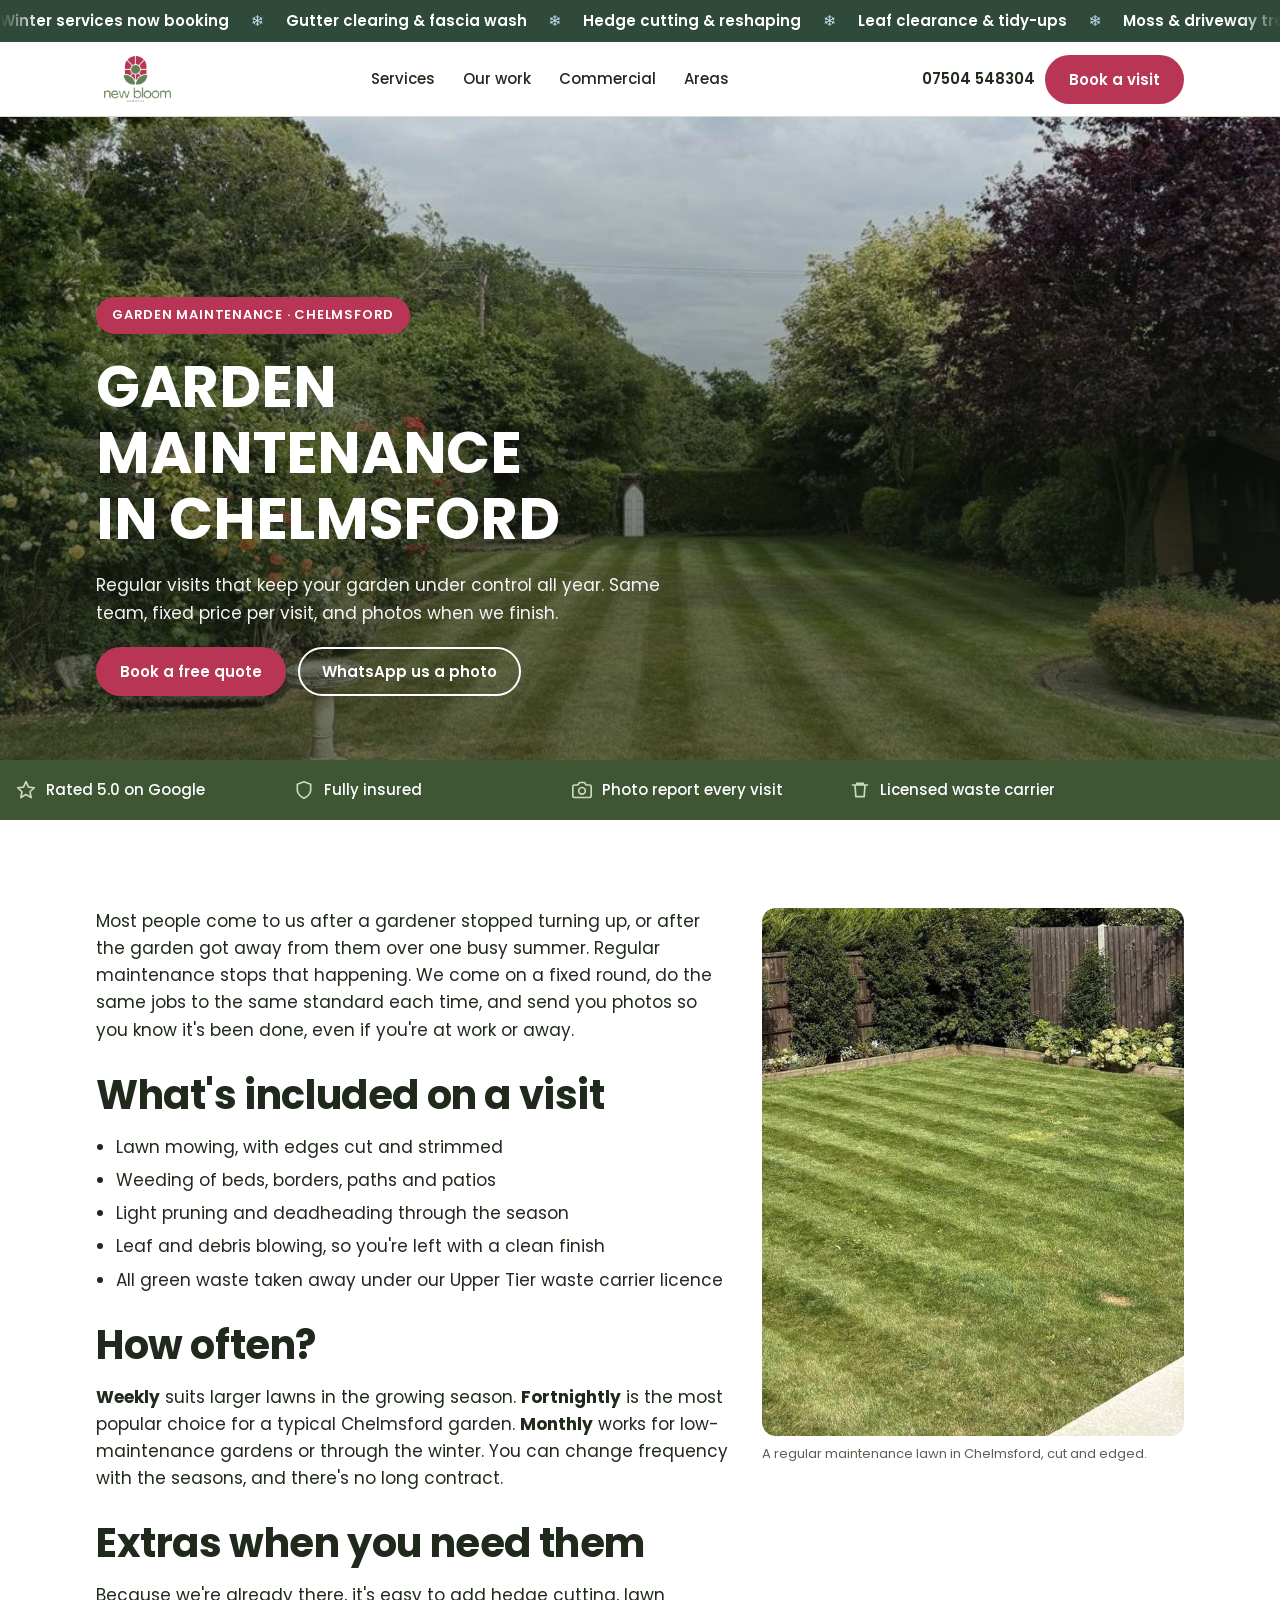
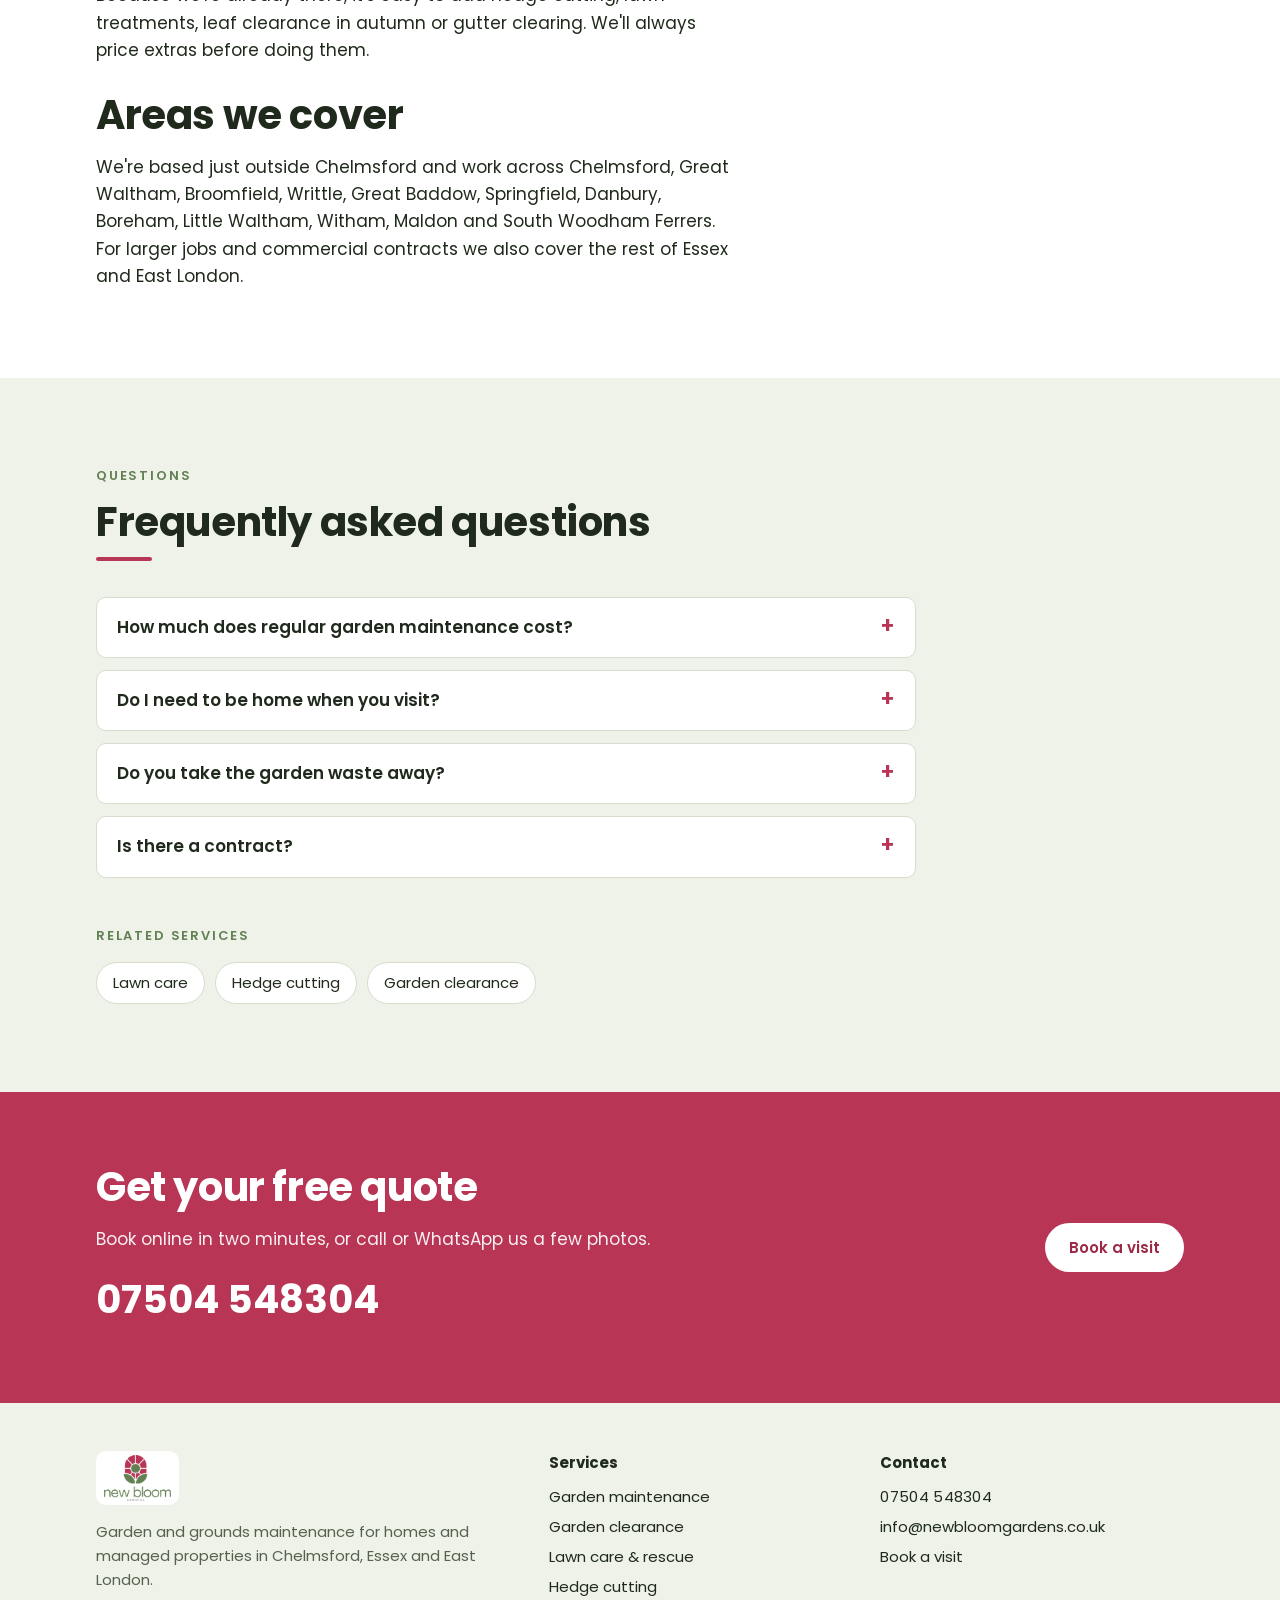
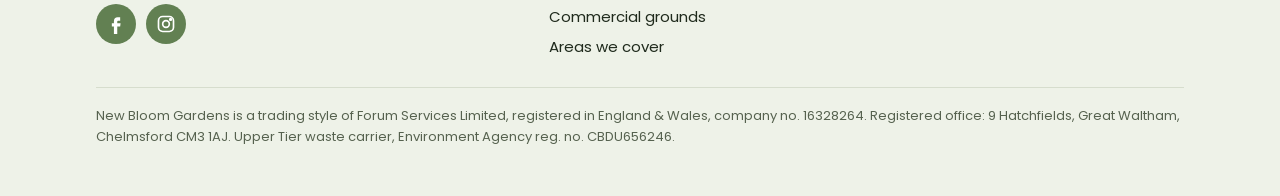
<file: website/garden-maintenance-chelmsford.html>
<!doctype html>
<html lang="en-GB">
<head>
<meta charset="utf-8">
<meta name="viewport" content="width=device-width, initial-scale=1, viewport-fit=cover">
<title>Garden Maintenance Chelmsford | Regular Gardener | New Bloom Gardens</title>
<meta name="claude:viewport-fit-sides" content="cover">
<meta name="description" content="Regular garden maintenance in Chelmsford and nearby villages. Weekly, fortnightly or monthly visits, same team every time, photo report after each visit. Call 07504 548304.">
<link rel="canonical" href="https://www.newbloomgardens.co.uk/garden-maintenance-chelmsford.html">
<meta property="og:title" content="Garden Maintenance Chelmsford | Regular Gardener | New Bloom Gardens">
<meta property="og:description" content="Regular garden maintenance in Chelmsford and nearby villages. Weekly, fortnightly or monthly visits, same team every time, photo report after each visit. Call 07504 548304.">
<meta property="og:image" content="https://www.newbloomgardens.co.uk/img/striped-lawn.jpg">
<link rel="icon" href="img/logo.png">
<link rel="preconnect" href="https://fonts.googleapis.com">
<link rel="preconnect" href="https://fonts.gstatic.com" crossorigin>
<link rel="stylesheet" href="https://fonts.googleapis.com/css2?family=Poppins:wght@400;500;600;700&display=swap">
<link rel="stylesheet" href="style.css">
<script type="application/ld+json">{"@context": "https://schema.org", "@type": "Service", "name": "Garden maintenance in Chelmsford", "serviceType": "Garden maintenance", "provider": {"@type": "LocalBusiness", "name": "New Bloom Gardens", "telephone": "+44 7504 548304", "url": "https://www.newbloomgardens.co.uk/"}, "areaServed": ["Chelmsford", "Essex"], "url": "https://www.newbloomgardens.co.uk/garden-maintenance-chelmsford.html"}</script>
<script type="application/ld+json">{"@context": "https://schema.org", "@type": "FAQPage", "mainEntity": [{"@type": "Question", "name": "How much does regular garden maintenance cost?", "acceptedAnswer": {"@type": "Answer", "text": "It depends on the size of the garden and how often we visit. We give a fixed price per visit before we start, often from a few photos sent on WhatsApp, so there are no surprises."}}, {"@type": "Question", "name": "Do I need to be home when you visit?", "acceptedAnswer": {"@type": "Answer", "text": "No. As long as we can get into the garden, we'll do the work and send you before and after photos when we finish."}}, {"@type": "Question", "name": "Do you take the garden waste away?", "acceptedAnswer": {"@type": "Answer", "text": "Yes. All cuttings and green waste are removed and disposed of responsibly under our Environment Agency Upper Tier waste carrier registration, CBDU656246."}}, {"@type": "Question", "name": "Is there a contract?", "acceptedAnswer": {"@type": "Answer", "text": "No long contract. Pick weekly, fortnightly or monthly visits and change it whenever you need to."}}]}</script>
</head>
<body>
<!-- winter-banner: seasonal, delete this block to remove -->
<a class="winter-banner" href="book.html" aria-label="Winter services now booking. Book a free quote"><span class="winter-track"><span class="winter-run"><span>Winter services now booking</span><span class="flake" aria-hidden="true">❄</span><span>Gutter clearing &amp; fascia wash</span><span class="flake" aria-hidden="true">❄</span><span>Hedge cutting &amp; reshaping</span><span class="flake" aria-hidden="true">❄</span><span>Leaf clearance &amp; tidy-ups</span><span class="flake" aria-hidden="true">❄</span><span>Moss &amp; driveway treatment</span><span class="flake" aria-hidden="true">❄</span><span>Commercial grounds &amp; gritting</span><span class="flake" aria-hidden="true">❄</span><span>Free quotes: 07504 548304</span><span class="flake" aria-hidden="true">❄</span></span><span class="winter-run" aria-hidden="true"><span>Winter services now booking</span><span class="flake" aria-hidden="true">❄</span><span>Gutter clearing &amp; fascia wash</span><span class="flake" aria-hidden="true">❄</span><span>Hedge cutting &amp; reshaping</span><span class="flake" aria-hidden="true">❄</span><span>Leaf clearance &amp; tidy-ups</span><span class="flake" aria-hidden="true">❄</span><span>Moss &amp; driveway treatment</span><span class="flake" aria-hidden="true">❄</span><span>Commercial grounds &amp; gritting</span><span class="flake" aria-hidden="true">❄</span><span>Free quotes: 07504 548304</span><span class="flake" aria-hidden="true">❄</span></span></span></a>
<!-- /winter-banner -->

<header class="site-header">
  <div class="wrap">
    <a class="brand" href="index.html" aria-label="New Bloom Gardens home"><img src="img/logo.png" alt="New Bloom Gardens" width="120" height="78"></a>
    <nav class="nav" aria-label="Main">
      <a href="index.html#services">Services</a>
      <a href="index.html#our-work">Our work</a>
      <a href="commercial.html">Commercial</a>
      <a href="areas.html">Areas</a>
    </nav>
    <div class="header-cta">
      <a class="header-phone" href="tel:+447504548304">07504 548304</a>
      <a class="btn btn--primary" href="book.html?who=homeowner">Book a visit</a>
    </div>
  </div>
</header>

<main>
  <section class="hero" style="background-image:url('img/striped-lawn.jpg')">
    <div class="wrap">
      <span class="pill">Garden maintenance · Chelmsford</span>
      <h1>Garden maintenance in Chelmsford</h1>
      <p>Regular visits that keep your garden under control all year. Same team, fixed price per visit, and photos when we finish.</p>
      <div class="hero-actions">
        <a class="btn btn--primary" href="book.html?who=homeowner">Book a free quote</a>
        <a class="btn btn--ghost" href="https://wa.me/447504548304" rel="noopener">WhatsApp us a photo</a>
      </div>
    </div>
  </section>

  <section class="trust" aria-label="Why customers choose us">
    <ul class="wrap">
      <li><svg viewBox="0 0 24 24" fill="none" stroke="currentColor" stroke-width="2" stroke-linecap="round" stroke-linejoin="round" aria-hidden="true"><path d="m12 2 3 6.5 7 .8-5.2 4.8 1.4 7-6.2-3.6-6.2 3.6 1.4-7L2 9.3l7-.8z"/></svg>Rated 5.0 on Google</li>
      <li><svg viewBox="0 0 24 24" fill="none" stroke="currentColor" stroke-width="2" stroke-linecap="round" stroke-linejoin="round" aria-hidden="true"><path d="M12 22s8-4 8-10V5l-8-3-8 3v7c0 6 8 10 8 10z"/></svg>Fully insured</li>
      <li><svg viewBox="0 0 24 24" fill="none" stroke="currentColor" stroke-width="2" stroke-linecap="round" stroke-linejoin="round" aria-hidden="true"><path d="M23 19a2 2 0 0 1-2 2H3a2 2 0 0 1-2-2V8a2 2 0 0 1 2-2h4l2-3h6l2 3h4a2 2 0 0 1 2 2z"/><circle cx="12" cy="13" r="4"/></svg>Photo report every visit</li>
      <li><svg viewBox="0 0 24 24" fill="none" stroke="currentColor" stroke-width="2" stroke-linecap="round" stroke-linejoin="round" aria-hidden="true"><path d="M3 6h18M8 6V4h8v2M6 6l1 14h10l1-14"/></svg>Licensed waste carrier</li>
    </ul>
  </section>

  <section class="band">
    <div class="wrap content-split">
      <div class="prose">
<p>Most people come to us after a gardener stopped turning up, or after the garden got away from them over one busy summer. Regular maintenance stops that happening. We come on a fixed round, do the same jobs to the same standard each time, and send you photos so you know it's been done, even if you're at work or away.</p>
<h2>What's included on a visit</h2>
<ul>
  <li>Lawn mowing, with edges cut and strimmed</li>
  <li>Weeding of beds, borders, paths and patios</li>
  <li>Light pruning and deadheading through the season</li>
  <li>Leaf and debris blowing, so you're left with a clean finish</li>
  <li>All green waste taken away under our Upper Tier waste carrier licence</li>
</ul>
<h2>How often?</h2>
<p><strong>Weekly</strong> suits larger lawns in the growing season. <strong>Fortnightly</strong> is the most popular choice for a typical Chelmsford garden. <strong>Monthly</strong> works for low-maintenance gardens or through the winter. You can change frequency with the seasons, and there's no long contract.</p>
<h2>Extras when you need them</h2>
<p>Because we're already there, it's easy to add hedge cutting, lawn treatments, leaf clearance in autumn or gutter clearing. We'll always price extras before doing them.</p>
        <h2>Areas we cover</h2>
        <p>We're based just outside Chelmsford and work across Chelmsford, Great Waltham, Broomfield, Writtle, Great Baddow, Springfield, Danbury, Boreham, Little Waltham, Witham, Maldon and South Woodham Ferrers. For larger jobs and commercial contracts we also cover the rest of Essex and East London.</p>
      </div>
      <figure>
        <img src="img/lawn-edge.jpg" alt="Striped lawn with a crisp edge along the path" loading="lazy" width="800" height="1000">
        <figcaption>A regular maintenance lawn in Chelmsford, cut and edged.</figcaption>
      </figure>
    </div>
  </section>

  <section class="band band--sage">
    <div class="wrap">
      <div class="section-head">
        <span class="eyebrow">Questions</span>
        <h2>Frequently asked questions</h2>
        <div class="rule"></div>
      </div>
      <div class="faq">
        <details><summary>How much does regular garden maintenance cost?</summary><p>It depends on the size of the garden and how often we visit. We give a fixed price per visit before we start, often from a few photos sent on WhatsApp, so there are no surprises.</p></details>
        <details><summary>Do I need to be home when you visit?</summary><p>No. As long as we can get into the garden, we&#x27;ll do the work and send you before and after photos when we finish.</p></details>
        <details><summary>Do you take the garden waste away?</summary><p>Yes. All cuttings and green waste are removed and disposed of responsibly under our Environment Agency Upper Tier waste carrier registration, CBDU656246.</p></details>
        <details><summary>Is there a contract?</summary><p>No long contract. Pick weekly, fortnightly or monthly visits and change it whenever you need to.</p></details>
      </div>
      <div class="section-head" style="margin:48px 0 16px">
        <span class="eyebrow">Related services</span>
      </div>
      <ul class="related">
        <li><a href="lawn-care-chelmsford.html">Lawn care</a></li>
        <li><a href="hedge-cutting-chelmsford.html">Hedge cutting</a></li>
        <li><a href="garden-clearance-chelmsford.html">Garden clearance</a></li>
      </ul>
    </div>
  </section>

  <section class="cta">
    <div class="wrap">
      <div class="stack">
        <h2>Get your free quote</h2>
        <p>Book online in two minutes, or call or WhatsApp us a few photos.</p>
        <a class="phone-big" href="tel:+447504548304">07504 548304</a>
      </div>
      <a class="btn btn--primary" href="book.html?who=homeowner">Book a visit</a>
    </div>
  </section>
</main>

<footer class="site-footer">
  <div class="wrap">
    <div>
      <a class="brand" href="index.html"><img src="img/logo.png" alt="New Bloom Gardens" width="120" height="78"></a>
      <p style="margin-top:12px">Garden and grounds maintenance for homes and managed properties in Chelmsford, Essex and East London.</p>
      <div class="socials">
        <a href="https://www.facebook.com/share/1eF45aGqtX/" aria-label="New Bloom Gardens on Facebook" rel="noopener"><svg viewBox="0 0 24 24" fill="currentColor" aria-hidden="true"><path d="M14 8h3V4h-3c-2.8 0-4.5 1.8-4.5 4.7V11H7v4h2.5v9h4v-9H17l.5-4h-4V9c0-.6.4-1 1-1z"/></svg></a>
        <a href="https://www.instagram.com/newbloomgardens/" aria-label="New Bloom Gardens on Instagram" rel="noopener"><svg viewBox="0 0 24 24" fill="none" stroke="currentColor" stroke-width="2" aria-hidden="true"><rect x="3" y="3" width="18" height="18" rx="5"/><circle cx="12" cy="12" r="4"/><circle cx="17.5" cy="6.5" r="1" fill="currentColor"/></svg></a>
      </div>
    </div>
    <div>
      <h4>Services</h4>
      <ul>
        <li><a href="garden-maintenance-chelmsford.html">Garden maintenance</a></li>
        <li><a href="garden-clearance-chelmsford.html">Garden clearance</a></li>
        <li><a href="lawn-care-chelmsford.html">Lawn care &amp; rescue</a></li>
        <li><a href="hedge-cutting-chelmsford.html">Hedge cutting</a></li>
        <li><a href="commercial.html">Commercial grounds</a></li>
        <li><a href="areas.html">Areas we cover</a></li>
      </ul>
    </div>
    <div>
      <h4>Contact</h4>
      <ul>
        <li><a href="tel:+447504548304" class="mono">07504 548304</a></li>
        <li><a href="mailto:info@newbloomgardens.co.uk">info@newbloomgardens.co.uk</a></li>
        <li><a href="book.html">Book a visit</a></li>
      </ul>
    </div>
    <p class="legal">New Bloom Gardens is a trading style of Forum Services Limited, registered in England &amp; Wales, company no. 16328264. Registered office: 9 Hatchfields, Great Waltham, Chelmsford CM3 1AJ. Upper Tier waste carrier, Environment Agency reg. no. CBDU656246.</p>
  </div>
</footer>

<nav class="action-bar" aria-label="Quick contact">
  <a class="btn btn--ghost" href="tel:+447504548304">Call</a>
  <a class="btn btn--green" href="https://wa.me/447504548304" rel="noopener">WhatsApp</a>
  <a class="btn btn--primary" href="book.html?who=homeowner">Book a visit</a>
</nav>
</body>
</html>
</file>
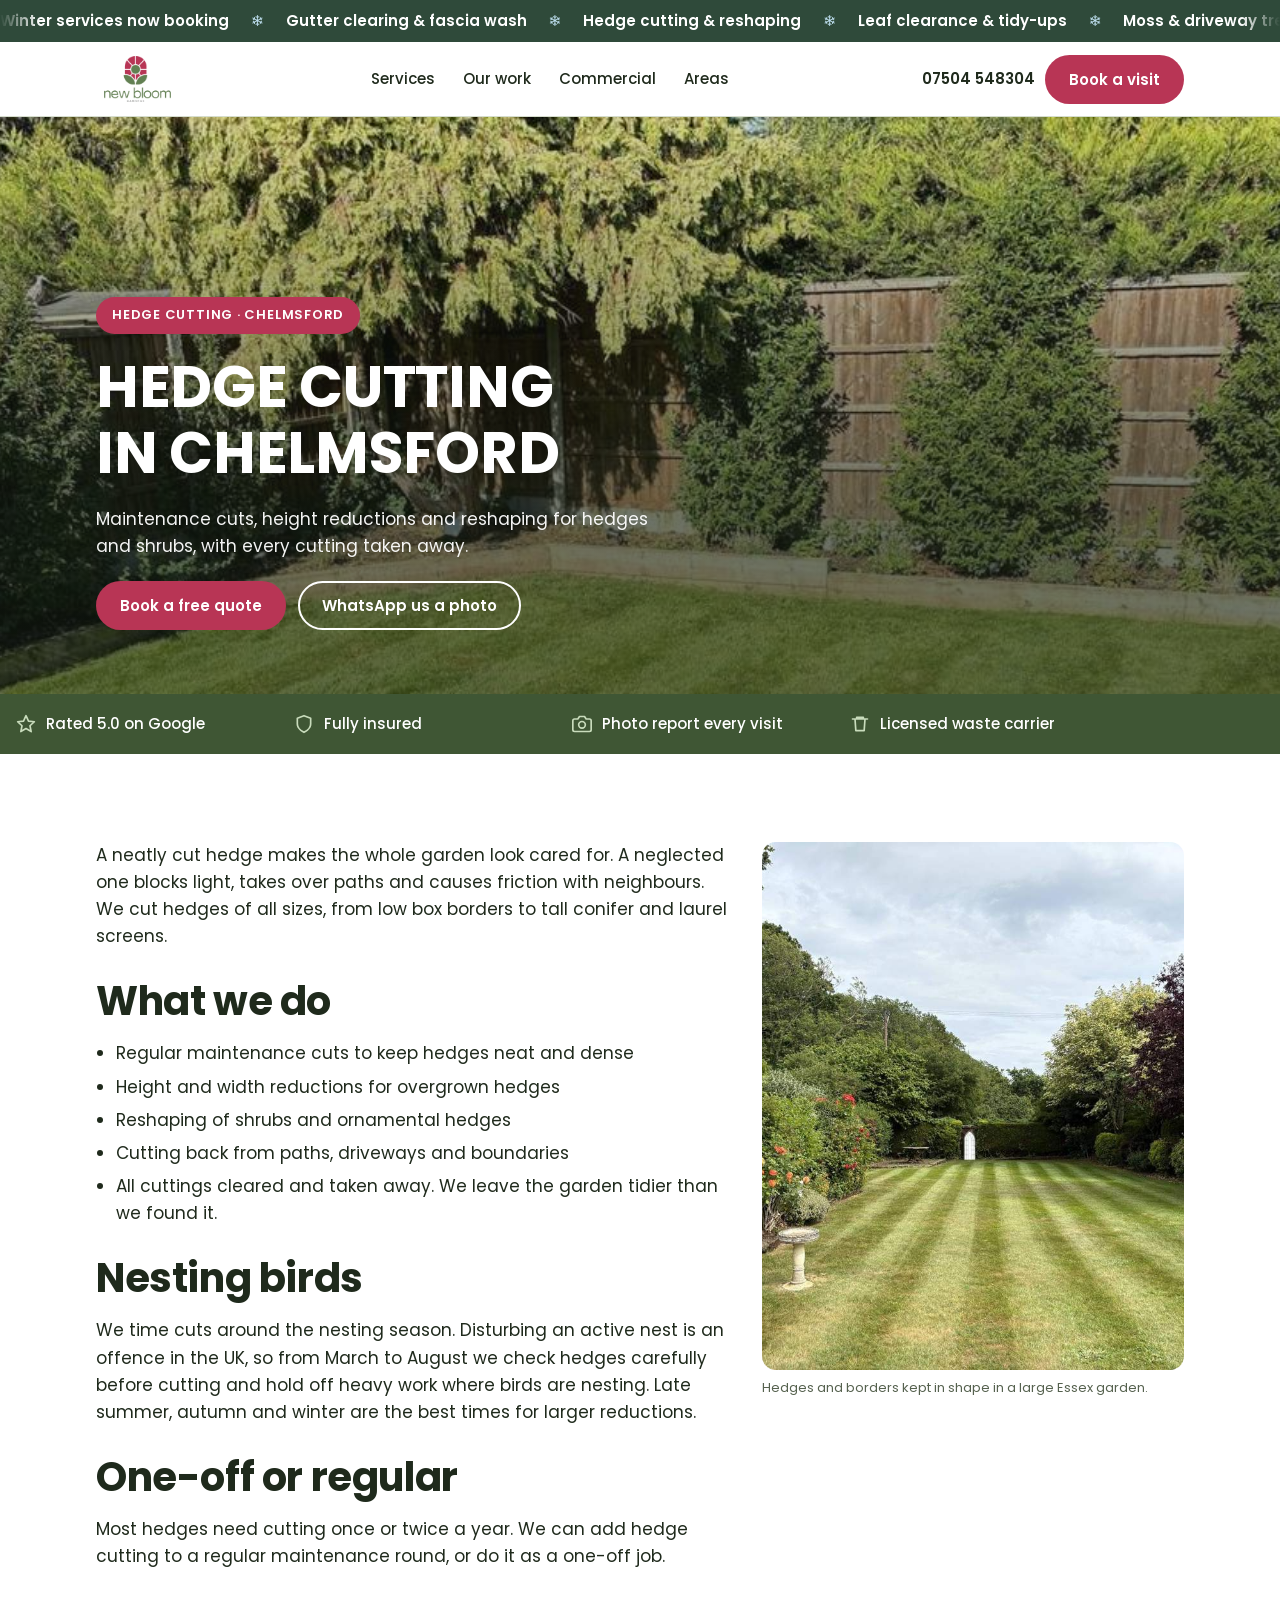
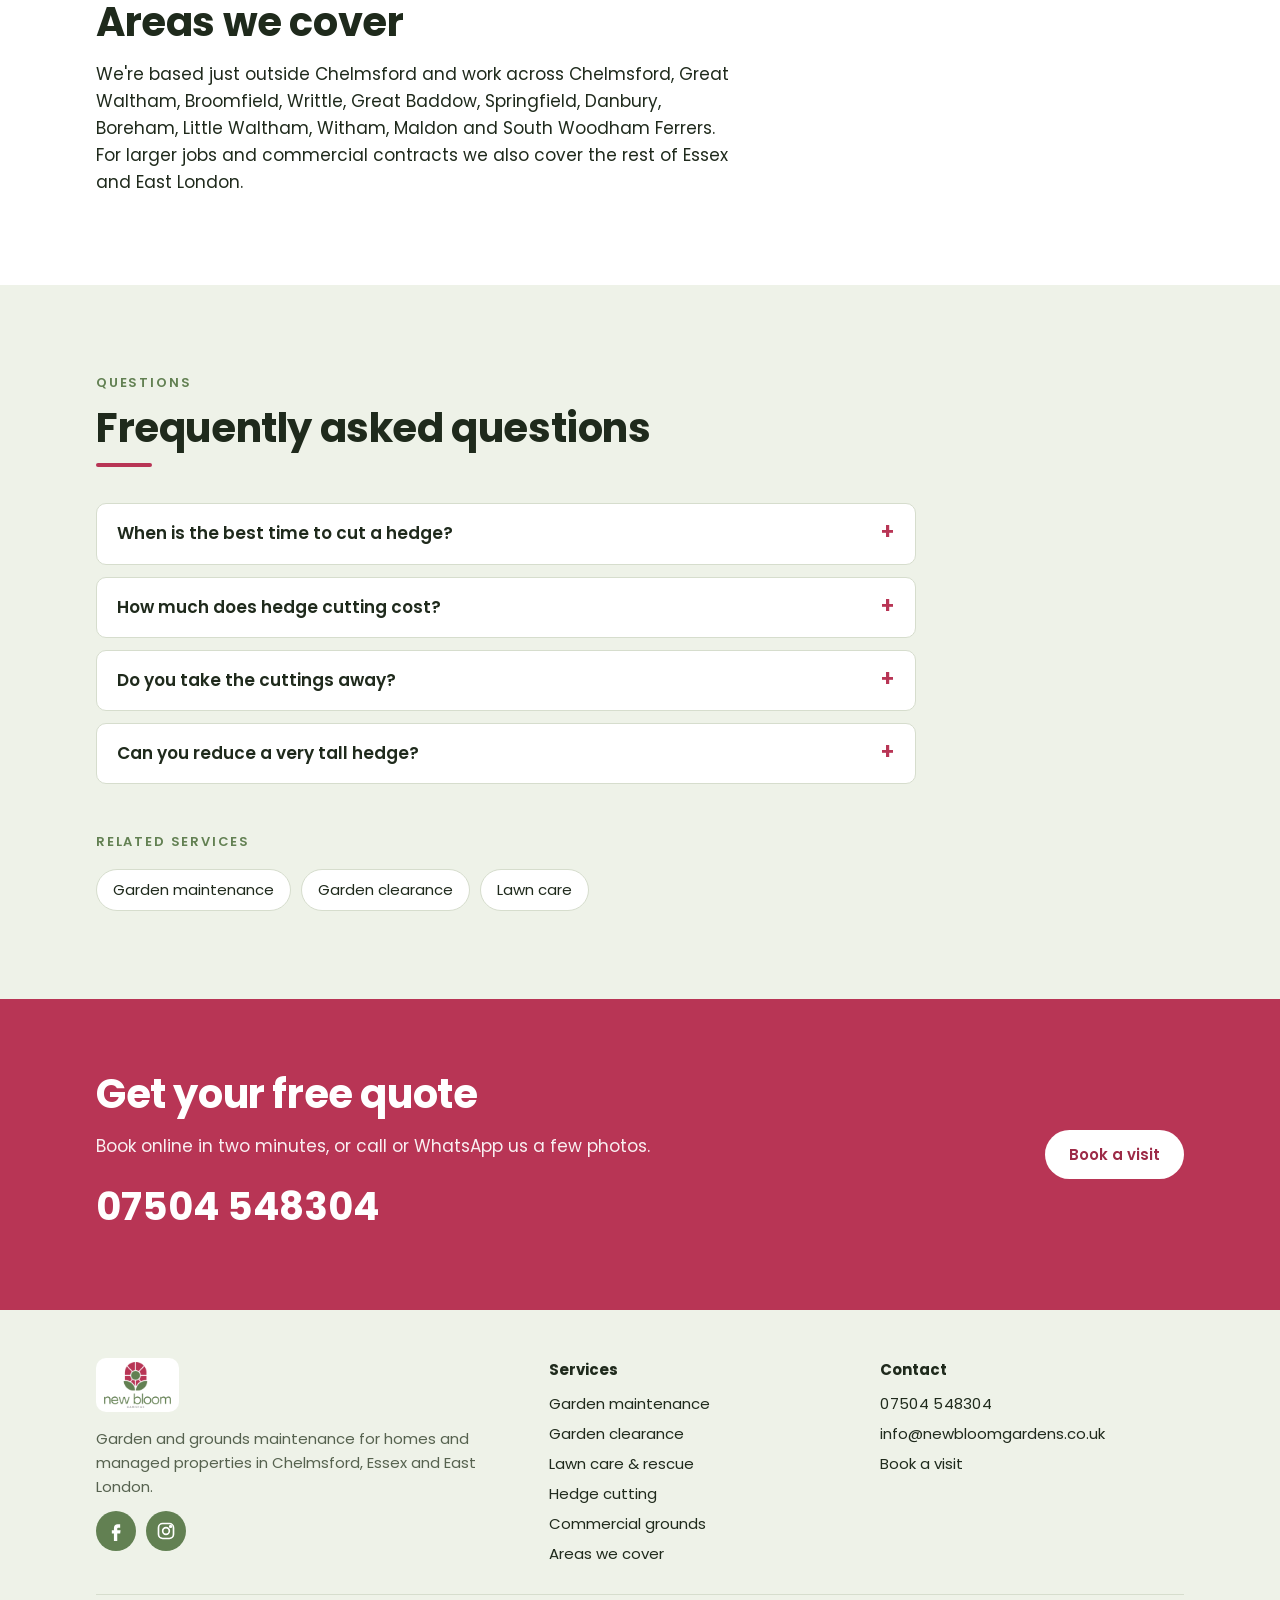
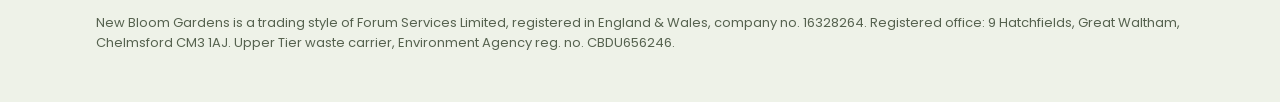
<file: website/hedge-cutting-chelmsford.html>
<!doctype html>
<html lang="en-GB">
<head>
<meta charset="utf-8">
<meta name="viewport" content="width=device-width, initial-scale=1, viewport-fit=cover">
<title>Hedge Cutting Chelmsford | Hedge &amp; Shrub Trimming | New Bloom Gardens</title>
<meta name="claude:viewport-fit-sides" content="cover">
<meta name="description" content="Hedge cutting and shrub trimming in Chelmsford and nearby villages. Maintenance cuts, height reductions and reshaping, all cuttings removed. Free quotes: 07504 548304.">
<link rel="canonical" href="https://www.newbloomgardens.co.uk/hedge-cutting-chelmsford.html">
<meta property="og:title" content="Hedge Cutting Chelmsford | Hedge &amp; Shrub Trimming | New Bloom Gardens">
<meta property="og:description" content="Hedge cutting and shrub trimming in Chelmsford and nearby villages. Maintenance cuts, height reductions and reshaping, all cuttings removed. Free quotes: 07504 548304.">
<meta property="og:image" content="https://www.newbloomgardens.co.uk/img/lawn-hedges.jpg">
<link rel="icon" href="img/logo.png">
<link rel="preconnect" href="https://fonts.googleapis.com">
<link rel="preconnect" href="https://fonts.gstatic.com" crossorigin>
<link rel="stylesheet" href="https://fonts.googleapis.com/css2?family=Poppins:wght@400;500;600;700&display=swap">
<link rel="stylesheet" href="style.css">
<script type="application/ld+json">{"@context": "https://schema.org", "@type": "Service", "name": "Hedge cutting in Chelmsford", "serviceType": "Hedge cutting", "provider": {"@type": "LocalBusiness", "name": "New Bloom Gardens", "telephone": "+44 7504 548304", "url": "https://www.newbloomgardens.co.uk/"}, "areaServed": ["Chelmsford", "Essex"], "url": "https://www.newbloomgardens.co.uk/hedge-cutting-chelmsford.html"}</script>
<script type="application/ld+json">{"@context": "https://schema.org", "@type": "FAQPage", "mainEntity": [{"@type": "Question", "name": "When is the best time to cut a hedge?", "acceptedAnswer": {"@type": "Answer", "text": "Most hedges are best cut from late summer into autumn. Heavy cutting is best avoided from March to August while birds may be nesting."}}, {"@type": "Question", "name": "How much does hedge cutting cost?", "acceptedAnswer": {"@type": "Answer", "text": "It depends on length, height and access. We give a free, fixed quote, often from photos sent on WhatsApp."}}, {"@type": "Question", "name": "Do you take the cuttings away?", "acceptedAnswer": {"@type": "Answer", "text": "Yes, all cuttings are removed and disposed of under our Upper Tier waste carrier registration, CBDU656246."}}, {"@type": "Question", "name": "Can you reduce a very tall hedge?", "acceptedAnswer": {"@type": "Answer", "text": "Yes. We carry out height and width reductions on overgrown hedges, and will advise how far a particular hedge can safely be cut back."}}]}</script>
</head>
<body>
<!-- winter-banner: seasonal, delete this block to remove -->
<a class="winter-banner" href="book.html" aria-label="Winter services now booking. Book a free quote"><span class="winter-track"><span class="winter-run"><span>Winter services now booking</span><span class="flake" aria-hidden="true">❄</span><span>Gutter clearing &amp; fascia wash</span><span class="flake" aria-hidden="true">❄</span><span>Hedge cutting &amp; reshaping</span><span class="flake" aria-hidden="true">❄</span><span>Leaf clearance &amp; tidy-ups</span><span class="flake" aria-hidden="true">❄</span><span>Moss &amp; driveway treatment</span><span class="flake" aria-hidden="true">❄</span><span>Commercial grounds &amp; gritting</span><span class="flake" aria-hidden="true">❄</span><span>Free quotes: 07504 548304</span><span class="flake" aria-hidden="true">❄</span></span><span class="winter-run" aria-hidden="true"><span>Winter services now booking</span><span class="flake" aria-hidden="true">❄</span><span>Gutter clearing &amp; fascia wash</span><span class="flake" aria-hidden="true">❄</span><span>Hedge cutting &amp; reshaping</span><span class="flake" aria-hidden="true">❄</span><span>Leaf clearance &amp; tidy-ups</span><span class="flake" aria-hidden="true">❄</span><span>Moss &amp; driveway treatment</span><span class="flake" aria-hidden="true">❄</span><span>Commercial grounds &amp; gritting</span><span class="flake" aria-hidden="true">❄</span><span>Free quotes: 07504 548304</span><span class="flake" aria-hidden="true">❄</span></span></span></a>
<!-- /winter-banner -->

<header class="site-header">
  <div class="wrap">
    <a class="brand" href="index.html" aria-label="New Bloom Gardens home"><img src="img/logo.png" alt="New Bloom Gardens" width="120" height="78"></a>
    <nav class="nav" aria-label="Main">
      <a href="index.html#services">Services</a>
      <a href="index.html#our-work">Our work</a>
      <a href="commercial.html">Commercial</a>
      <a href="areas.html">Areas</a>
    </nav>
    <div class="header-cta">
      <a class="header-phone" href="tel:+447504548304">07504 548304</a>
      <a class="btn btn--primary" href="book.html?who=homeowner">Book a visit</a>
    </div>
  </div>
</header>

<main>
  <section class="hero" style="background-image:url('img/lawn-hedges.jpg')">
    <div class="wrap">
      <span class="pill">Hedge cutting · Chelmsford</span>
      <h1>Hedge cutting in Chelmsford</h1>
      <p>Maintenance cuts, height reductions and reshaping for hedges and shrubs, with every cutting taken away.</p>
      <div class="hero-actions">
        <a class="btn btn--primary" href="book.html?who=homeowner">Book a free quote</a>
        <a class="btn btn--ghost" href="https://wa.me/447504548304" rel="noopener">WhatsApp us a photo</a>
      </div>
    </div>
  </section>

  <section class="trust" aria-label="Why customers choose us">
    <ul class="wrap">
      <li><svg viewBox="0 0 24 24" fill="none" stroke="currentColor" stroke-width="2" stroke-linecap="round" stroke-linejoin="round" aria-hidden="true"><path d="m12 2 3 6.5 7 .8-5.2 4.8 1.4 7-6.2-3.6-6.2 3.6 1.4-7L2 9.3l7-.8z"/></svg>Rated 5.0 on Google</li>
      <li><svg viewBox="0 0 24 24" fill="none" stroke="currentColor" stroke-width="2" stroke-linecap="round" stroke-linejoin="round" aria-hidden="true"><path d="M12 22s8-4 8-10V5l-8-3-8 3v7c0 6 8 10 8 10z"/></svg>Fully insured</li>
      <li><svg viewBox="0 0 24 24" fill="none" stroke="currentColor" stroke-width="2" stroke-linecap="round" stroke-linejoin="round" aria-hidden="true"><path d="M23 19a2 2 0 0 1-2 2H3a2 2 0 0 1-2-2V8a2 2 0 0 1 2-2h4l2-3h6l2 3h4a2 2 0 0 1 2 2z"/><circle cx="12" cy="13" r="4"/></svg>Photo report every visit</li>
      <li><svg viewBox="0 0 24 24" fill="none" stroke="currentColor" stroke-width="2" stroke-linecap="round" stroke-linejoin="round" aria-hidden="true"><path d="M3 6h18M8 6V4h8v2M6 6l1 14h10l1-14"/></svg>Licensed waste carrier</li>
    </ul>
  </section>

  <section class="band">
    <div class="wrap content-split">
      <div class="prose">
<p>A neatly cut hedge makes the whole garden look cared for. A neglected one blocks light, takes over paths and causes friction with neighbours. We cut hedges of all sizes, from low box borders to tall conifer and laurel screens.</p>
<h2>What we do</h2>
<ul>
  <li>Regular maintenance cuts to keep hedges neat and dense</li>
  <li>Height and width reductions for overgrown hedges</li>
  <li>Reshaping of shrubs and ornamental hedges</li>
  <li>Cutting back from paths, driveways and boundaries</li>
  <li>All cuttings cleared and taken away. We leave the garden tidier than we found it.</li>
</ul>
<h2>Nesting birds</h2>
<p>We time cuts around the nesting season. Disturbing an active nest is an offence in the UK, so from March to August we check hedges carefully before cutting and hold off heavy work where birds are nesting. Late summer, autumn and winter are the best times for larger reductions.</p>
<h2>One-off or regular</h2>
<p>Most hedges need cutting once or twice a year. We can add hedge cutting to a regular maintenance round, or do it as a one-off job.</p>
        <h2>Areas we cover</h2>
        <p>We're based just outside Chelmsford and work across Chelmsford, Great Waltham, Broomfield, Writtle, Great Baddow, Springfield, Danbury, Boreham, Little Waltham, Witham, Maldon and South Woodham Ferrers. For larger jobs and commercial contracts we also cover the rest of Essex and East London.</p>
      </div>
      <figure>
        <img src="img/striped-lawn.jpg" alt="Large garden with neatly trimmed hedges and a striped lawn" loading="lazy" width="800" height="1000">
        <figcaption>Hedges and borders kept in shape in a large Essex garden.</figcaption>
      </figure>
    </div>
  </section>

  <section class="band band--sage">
    <div class="wrap">
      <div class="section-head">
        <span class="eyebrow">Questions</span>
        <h2>Frequently asked questions</h2>
        <div class="rule"></div>
      </div>
      <div class="faq">
        <details><summary>When is the best time to cut a hedge?</summary><p>Most hedges are best cut from late summer into autumn. Heavy cutting is best avoided from March to August while birds may be nesting.</p></details>
        <details><summary>How much does hedge cutting cost?</summary><p>It depends on length, height and access. We give a free, fixed quote, often from photos sent on WhatsApp.</p></details>
        <details><summary>Do you take the cuttings away?</summary><p>Yes, all cuttings are removed and disposed of under our Upper Tier waste carrier registration, CBDU656246.</p></details>
        <details><summary>Can you reduce a very tall hedge?</summary><p>Yes. We carry out height and width reductions on overgrown hedges, and will advise how far a particular hedge can safely be cut back.</p></details>
      </div>
      <div class="section-head" style="margin:48px 0 16px">
        <span class="eyebrow">Related services</span>
      </div>
      <ul class="related">
        <li><a href="garden-maintenance-chelmsford.html">Garden maintenance</a></li>
        <li><a href="garden-clearance-chelmsford.html">Garden clearance</a></li>
        <li><a href="lawn-care-chelmsford.html">Lawn care</a></li>
      </ul>
    </div>
  </section>

  <section class="cta">
    <div class="wrap">
      <div class="stack">
        <h2>Get your free quote</h2>
        <p>Book online in two minutes, or call or WhatsApp us a few photos.</p>
        <a class="phone-big" href="tel:+447504548304">07504 548304</a>
      </div>
      <a class="btn btn--primary" href="book.html?who=homeowner">Book a visit</a>
    </div>
  </section>
</main>

<footer class="site-footer">
  <div class="wrap">
    <div>
      <a class="brand" href="index.html"><img src="img/logo.png" alt="New Bloom Gardens" width="120" height="78"></a>
      <p style="margin-top:12px">Garden and grounds maintenance for homes and managed properties in Chelmsford, Essex and East London.</p>
      <div class="socials">
        <a href="https://www.facebook.com/share/1eF45aGqtX/" aria-label="New Bloom Gardens on Facebook" rel="noopener"><svg viewBox="0 0 24 24" fill="currentColor" aria-hidden="true"><path d="M14 8h3V4h-3c-2.8 0-4.5 1.8-4.5 4.7V11H7v4h2.5v9h4v-9H17l.5-4h-4V9c0-.6.4-1 1-1z"/></svg></a>
        <a href="https://www.instagram.com/newbloomgardens/" aria-label="New Bloom Gardens on Instagram" rel="noopener"><svg viewBox="0 0 24 24" fill="none" stroke="currentColor" stroke-width="2" aria-hidden="true"><rect x="3" y="3" width="18" height="18" rx="5"/><circle cx="12" cy="12" r="4"/><circle cx="17.5" cy="6.5" r="1" fill="currentColor"/></svg></a>
      </div>
    </div>
    <div>
      <h4>Services</h4>
      <ul>
        <li><a href="garden-maintenance-chelmsford.html">Garden maintenance</a></li>
        <li><a href="garden-clearance-chelmsford.html">Garden clearance</a></li>
        <li><a href="lawn-care-chelmsford.html">Lawn care &amp; rescue</a></li>
        <li><a href="hedge-cutting-chelmsford.html">Hedge cutting</a></li>
        <li><a href="commercial.html">Commercial grounds</a></li>
        <li><a href="areas.html">Areas we cover</a></li>
      </ul>
    </div>
    <div>
      <h4>Contact</h4>
      <ul>
        <li><a href="tel:+447504548304" class="mono">07504 548304</a></li>
        <li><a href="mailto:info@newbloomgardens.co.uk">info@newbloomgardens.co.uk</a></li>
        <li><a href="book.html">Book a visit</a></li>
      </ul>
    </div>
    <p class="legal">New Bloom Gardens is a trading style of Forum Services Limited, registered in England &amp; Wales, company no. 16328264. Registered office: 9 Hatchfields, Great Waltham, Chelmsford CM3 1AJ. Upper Tier waste carrier, Environment Agency reg. no. CBDU656246.</p>
  </div>
</footer>

<nav class="action-bar" aria-label="Quick contact">
  <a class="btn btn--ghost" href="tel:+447504548304">Call</a>
  <a class="btn btn--green" href="https://wa.me/447504548304" rel="noopener">WhatsApp</a>
  <a class="btn btn--primary" href="book.html?who=homeowner">Book a visit</a>
</nav>
</body>
</html>
</file>
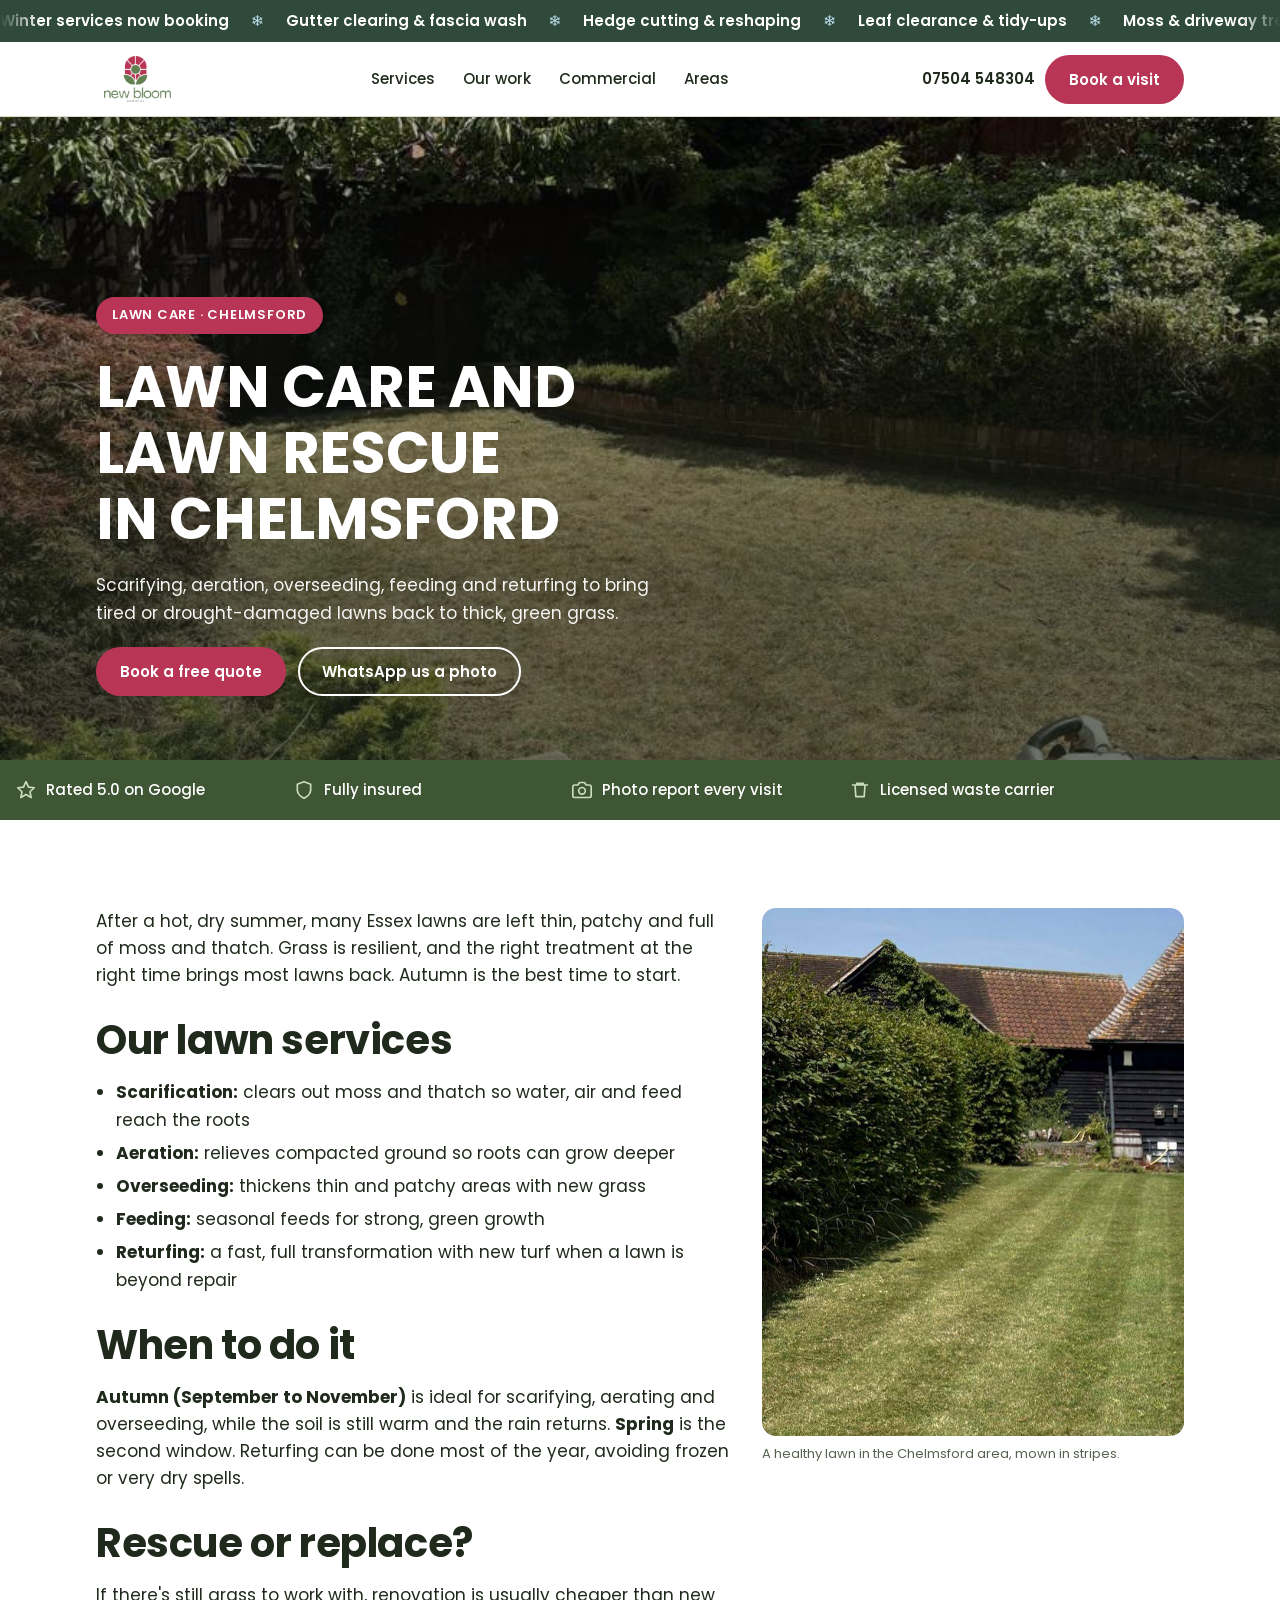
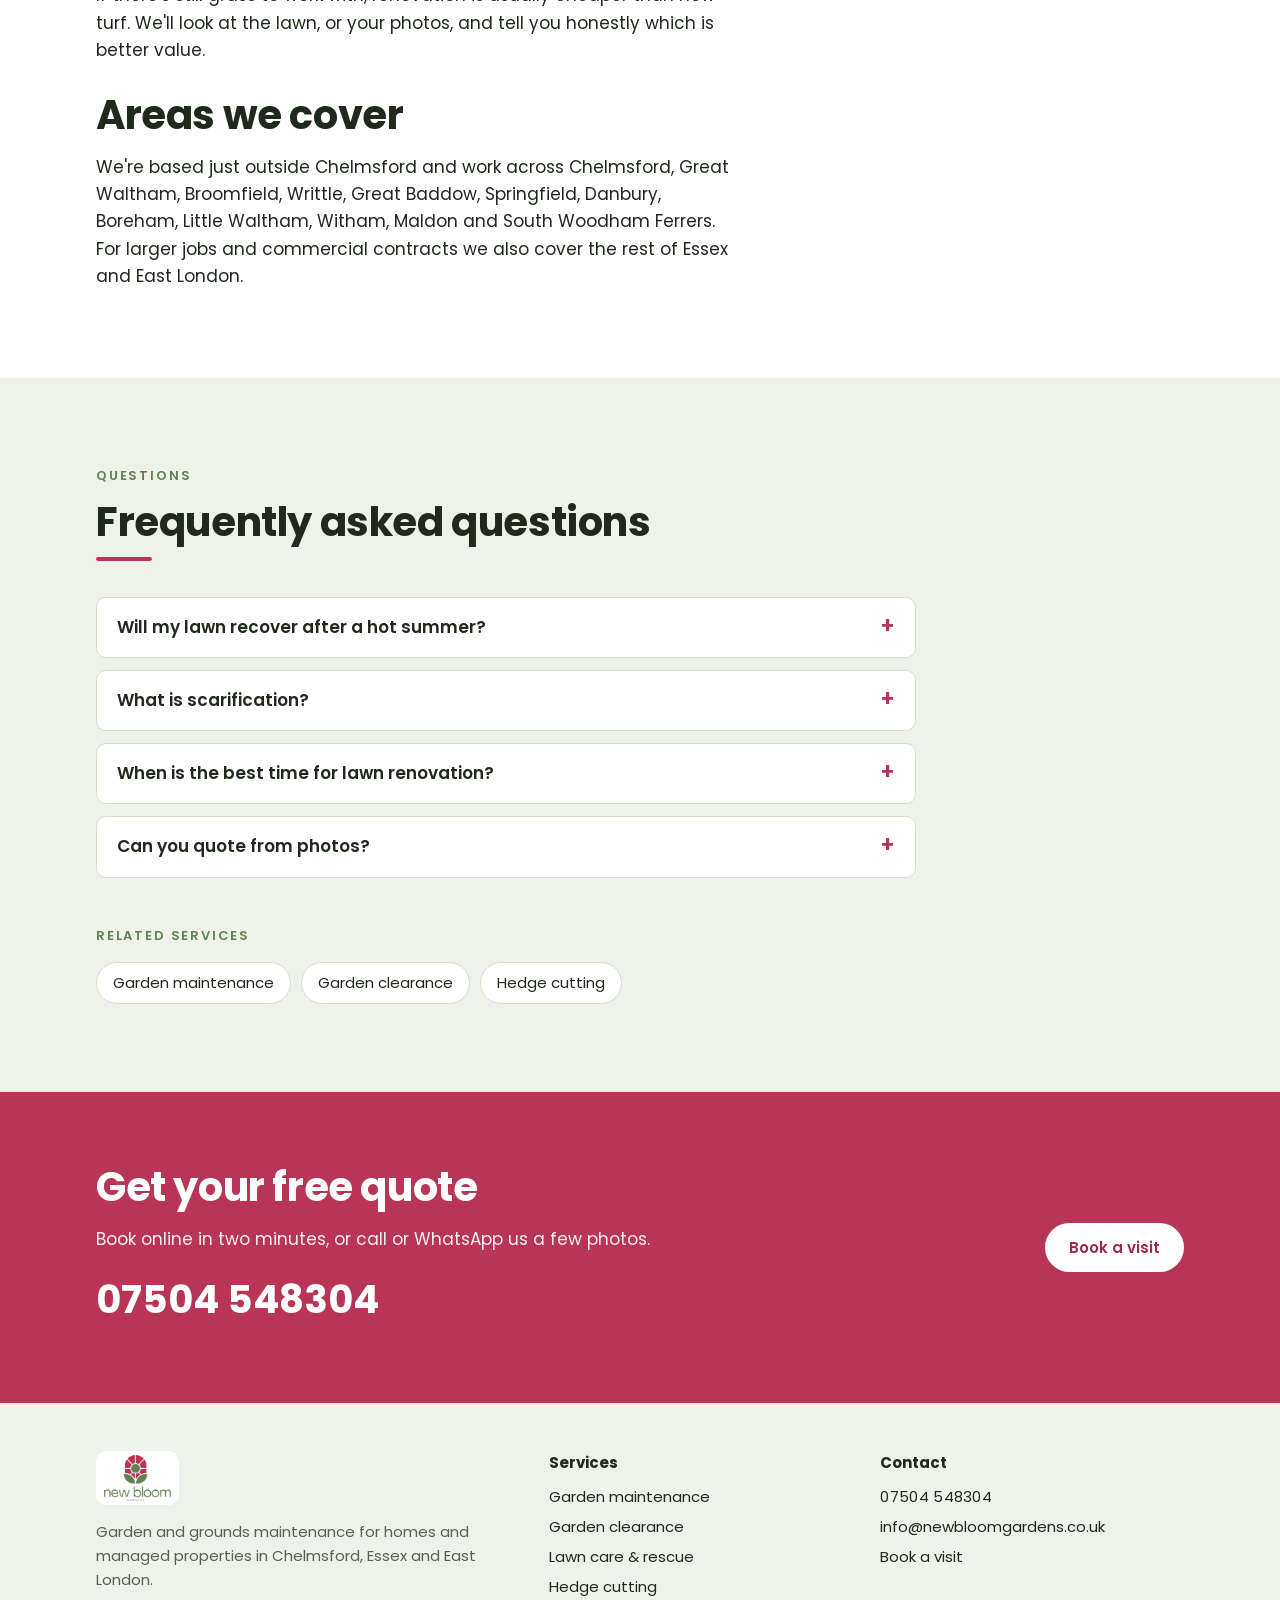
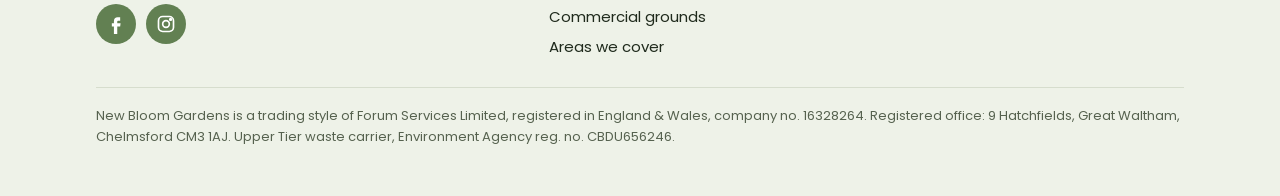
<file: website/lawn-care-chelmsford.html>
<!doctype html>
<html lang="en-GB">
<head>
<meta charset="utf-8">
<meta name="viewport" content="width=device-width, initial-scale=1, viewport-fit=cover">
<title>Lawn Care Chelmsford | Scarifying, Aeration &amp; Returfing | New Bloom Gardens</title>
<meta name="claude:viewport-fit-sides" content="cover">
<meta name="description" content="Lawn care and lawn rescue in Chelmsford: scarification, aeration, overseeding, feeding and returfing. Bring a drought-damaged lawn back. Call 07504 548304.">
<link rel="canonical" href="https://www.newbloomgardens.co.uk/lawn-care-chelmsford.html">
<meta property="og:title" content="Lawn Care Chelmsford | Scarifying, Aeration &amp; Returfing | New Bloom Gardens">
<meta property="og:description" content="Lawn care and lawn rescue in Chelmsford: scarification, aeration, overseeding, feeding and returfing. Bring a drought-damaged lawn back. Call 07504 548304.">
<meta property="og:image" content="https://www.newbloomgardens.co.uk/img/garden-after.jpg">
<link rel="icon" href="img/logo.png">
<link rel="preconnect" href="https://fonts.googleapis.com">
<link rel="preconnect" href="https://fonts.gstatic.com" crossorigin>
<link rel="stylesheet" href="https://fonts.googleapis.com/css2?family=Poppins:wght@400;500;600;700&display=swap">
<link rel="stylesheet" href="style.css">
<script type="application/ld+json">{"@context": "https://schema.org", "@type": "Service", "name": "Lawn care and lawn rescue in Chelmsford", "serviceType": "Lawn care", "provider": {"@type": "LocalBusiness", "name": "New Bloom Gardens", "telephone": "+44 7504 548304", "url": "https://www.newbloomgardens.co.uk/"}, "areaServed": ["Chelmsford", "Essex"], "url": "https://www.newbloomgardens.co.uk/lawn-care-chelmsford.html"}</script>
<script type="application/ld+json">{"@context": "https://schema.org", "@type": "FAQPage", "mainEntity": [{"@type": "Question", "name": "Will my lawn recover after a hot summer?", "acceptedAnswer": {"@type": "Answer", "text": "Usually, yes. Brown grass is often dormant rather than dead. Scarifying, aerating and overseeding in autumn brings most lawns back by spring."}}, {"@type": "Question", "name": "What is scarification?", "acceptedAnswer": {"@type": "Answer", "text": "It's raking out the layer of moss and dead grass (thatch) that builds up at the base of the lawn, so that water, air and feed can reach the roots."}}, {"@type": "Question", "name": "When is the best time for lawn renovation?", "acceptedAnswer": {"@type": "Answer", "text": "Early to mid autumn is best, with spring as the second-best window."}}, {"@type": "Question", "name": "Can you quote from photos?", "acceptedAnswer": {"@type": "Answer", "text": "Yes. Send a couple of photos of the lawn on WhatsApp to 07504 548304 with your postcode."}}]}</script>
</head>
<body>
<!-- winter-banner: seasonal, delete this block to remove -->
<a class="winter-banner" href="book.html" aria-label="Winter services now booking. Book a free quote"><span class="winter-track"><span class="winter-run"><span>Winter services now booking</span><span class="flake" aria-hidden="true">❄</span><span>Gutter clearing &amp; fascia wash</span><span class="flake" aria-hidden="true">❄</span><span>Hedge cutting &amp; reshaping</span><span class="flake" aria-hidden="true">❄</span><span>Leaf clearance &amp; tidy-ups</span><span class="flake" aria-hidden="true">❄</span><span>Moss &amp; driveway treatment</span><span class="flake" aria-hidden="true">❄</span><span>Commercial grounds &amp; gritting</span><span class="flake" aria-hidden="true">❄</span><span>Free quotes: 07504 548304</span><span class="flake" aria-hidden="true">❄</span></span><span class="winter-run" aria-hidden="true"><span>Winter services now booking</span><span class="flake" aria-hidden="true">❄</span><span>Gutter clearing &amp; fascia wash</span><span class="flake" aria-hidden="true">❄</span><span>Hedge cutting &amp; reshaping</span><span class="flake" aria-hidden="true">❄</span><span>Leaf clearance &amp; tidy-ups</span><span class="flake" aria-hidden="true">❄</span><span>Moss &amp; driveway treatment</span><span class="flake" aria-hidden="true">❄</span><span>Commercial grounds &amp; gritting</span><span class="flake" aria-hidden="true">❄</span><span>Free quotes: 07504 548304</span><span class="flake" aria-hidden="true">❄</span></span></span></a>
<!-- /winter-banner -->

<header class="site-header">
  <div class="wrap">
    <a class="brand" href="index.html" aria-label="New Bloom Gardens home"><img src="img/logo.png" alt="New Bloom Gardens" width="120" height="78"></a>
    <nav class="nav" aria-label="Main">
      <a href="index.html#services">Services</a>
      <a href="index.html#our-work">Our work</a>
      <a href="commercial.html">Commercial</a>
      <a href="areas.html">Areas</a>
    </nav>
    <div class="header-cta">
      <a class="header-phone" href="tel:+447504548304">07504 548304</a>
      <a class="btn btn--primary" href="book.html?who=homeowner">Book a visit</a>
    </div>
  </div>
</header>

<main>
  <section class="hero" style="background-image:url('img/garden-after.jpg')">
    <div class="wrap">
      <span class="pill">Lawn care · Chelmsford</span>
      <h1>Lawn care and lawn rescue in Chelmsford</h1>
      <p>Scarifying, aeration, overseeding, feeding and returfing to bring tired or drought-damaged lawns back to thick, green grass.</p>
      <div class="hero-actions">
        <a class="btn btn--primary" href="book.html?who=homeowner">Book a free quote</a>
        <a class="btn btn--ghost" href="https://wa.me/447504548304" rel="noopener">WhatsApp us a photo</a>
      </div>
    </div>
  </section>

  <section class="trust" aria-label="Why customers choose us">
    <ul class="wrap">
      <li><svg viewBox="0 0 24 24" fill="none" stroke="currentColor" stroke-width="2" stroke-linecap="round" stroke-linejoin="round" aria-hidden="true"><path d="m12 2 3 6.5 7 .8-5.2 4.8 1.4 7-6.2-3.6-6.2 3.6 1.4-7L2 9.3l7-.8z"/></svg>Rated 5.0 on Google</li>
      <li><svg viewBox="0 0 24 24" fill="none" stroke="currentColor" stroke-width="2" stroke-linecap="round" stroke-linejoin="round" aria-hidden="true"><path d="M12 22s8-4 8-10V5l-8-3-8 3v7c0 6 8 10 8 10z"/></svg>Fully insured</li>
      <li><svg viewBox="0 0 24 24" fill="none" stroke="currentColor" stroke-width="2" stroke-linecap="round" stroke-linejoin="round" aria-hidden="true"><path d="M23 19a2 2 0 0 1-2 2H3a2 2 0 0 1-2-2V8a2 2 0 0 1 2-2h4l2-3h6l2 3h4a2 2 0 0 1 2 2z"/><circle cx="12" cy="13" r="4"/></svg>Photo report every visit</li>
      <li><svg viewBox="0 0 24 24" fill="none" stroke="currentColor" stroke-width="2" stroke-linecap="round" stroke-linejoin="round" aria-hidden="true"><path d="M3 6h18M8 6V4h8v2M6 6l1 14h10l1-14"/></svg>Licensed waste carrier</li>
    </ul>
  </section>

  <section class="band">
    <div class="wrap content-split">
      <div class="prose">
<p>After a hot, dry summer, many Essex lawns are left thin, patchy and full of moss and thatch. Grass is resilient, and the right treatment at the right time brings most lawns back. Autumn is the best time to start.</p>
<h2>Our lawn services</h2>
<ul>
  <li><strong>Scarification:</strong> clears out moss and thatch so water, air and feed reach the roots</li>
  <li><strong>Aeration:</strong> relieves compacted ground so roots can grow deeper</li>
  <li><strong>Overseeding:</strong> thickens thin and patchy areas with new grass</li>
  <li><strong>Feeding:</strong> seasonal feeds for strong, green growth</li>
  <li><strong>Returfing:</strong> a fast, full transformation with new turf when a lawn is beyond repair</li>
</ul>
<h2>When to do it</h2>
<p><strong>Autumn (September to November)</strong> is ideal for scarifying, aerating and overseeding, while the soil is still warm and the rain returns. <strong>Spring</strong> is the second window. Returfing can be done most of the year, avoiding frozen or very dry spells.</p>
<h2>Rescue or replace?</h2>
<p>If there's still grass to work with, renovation is usually cheaper than new turf. We'll look at the lawn, or your photos, and tell you honestly which is better value.</p>
        <h2>Areas we cover</h2>
        <p>We're based just outside Chelmsford and work across Chelmsford, Great Waltham, Broomfield, Writtle, Great Baddow, Springfield, Danbury, Boreham, Little Waltham, Witham, Maldon and South Woodham Ferrers. For larger jobs and commercial contracts we also cover the rest of Essex and East London.</p>
      </div>
      <figure>
        <img src="img/lawn-barn.jpg" alt="Thick green lawn mown in stripes" loading="lazy" width="800" height="1000">
        <figcaption>A healthy lawn in the Chelmsford area, mown in stripes.</figcaption>
      </figure>
    </div>
  </section>

  <section class="band band--sage">
    <div class="wrap">
      <div class="section-head">
        <span class="eyebrow">Questions</span>
        <h2>Frequently asked questions</h2>
        <div class="rule"></div>
      </div>
      <div class="faq">
        <details><summary>Will my lawn recover after a hot summer?</summary><p>Usually, yes. Brown grass is often dormant rather than dead. Scarifying, aerating and overseeding in autumn brings most lawns back by spring.</p></details>
        <details><summary>What is scarification?</summary><p>It&#x27;s raking out the layer of moss and dead grass (thatch) that builds up at the base of the lawn, so that water, air and feed can reach the roots.</p></details>
        <details><summary>When is the best time for lawn renovation?</summary><p>Early to mid autumn is best, with spring as the second-best window.</p></details>
        <details><summary>Can you quote from photos?</summary><p>Yes. Send a couple of photos of the lawn on WhatsApp to 07504 548304 with your postcode.</p></details>
      </div>
      <div class="section-head" style="margin:48px 0 16px">
        <span class="eyebrow">Related services</span>
      </div>
      <ul class="related">
        <li><a href="garden-maintenance-chelmsford.html">Garden maintenance</a></li>
        <li><a href="garden-clearance-chelmsford.html">Garden clearance</a></li>
        <li><a href="hedge-cutting-chelmsford.html">Hedge cutting</a></li>
      </ul>
    </div>
  </section>

  <section class="cta">
    <div class="wrap">
      <div class="stack">
        <h2>Get your free quote</h2>
        <p>Book online in two minutes, or call or WhatsApp us a few photos.</p>
        <a class="phone-big" href="tel:+447504548304">07504 548304</a>
      </div>
      <a class="btn btn--primary" href="book.html?who=homeowner">Book a visit</a>
    </div>
  </section>
</main>

<footer class="site-footer">
  <div class="wrap">
    <div>
      <a class="brand" href="index.html"><img src="img/logo.png" alt="New Bloom Gardens" width="120" height="78"></a>
      <p style="margin-top:12px">Garden and grounds maintenance for homes and managed properties in Chelmsford, Essex and East London.</p>
      <div class="socials">
        <a href="https://www.facebook.com/share/1eF45aGqtX/" aria-label="New Bloom Gardens on Facebook" rel="noopener"><svg viewBox="0 0 24 24" fill="currentColor" aria-hidden="true"><path d="M14 8h3V4h-3c-2.8 0-4.5 1.8-4.5 4.7V11H7v4h2.5v9h4v-9H17l.5-4h-4V9c0-.6.4-1 1-1z"/></svg></a>
        <a href="https://www.instagram.com/newbloomgardens/" aria-label="New Bloom Gardens on Instagram" rel="noopener"><svg viewBox="0 0 24 24" fill="none" stroke="currentColor" stroke-width="2" aria-hidden="true"><rect x="3" y="3" width="18" height="18" rx="5"/><circle cx="12" cy="12" r="4"/><circle cx="17.5" cy="6.5" r="1" fill="currentColor"/></svg></a>
      </div>
    </div>
    <div>
      <h4>Services</h4>
      <ul>
        <li><a href="garden-maintenance-chelmsford.html">Garden maintenance</a></li>
        <li><a href="garden-clearance-chelmsford.html">Garden clearance</a></li>
        <li><a href="lawn-care-chelmsford.html">Lawn care &amp; rescue</a></li>
        <li><a href="hedge-cutting-chelmsford.html">Hedge cutting</a></li>
        <li><a href="commercial.html">Commercial grounds</a></li>
        <li><a href="areas.html">Areas we cover</a></li>
      </ul>
    </div>
    <div>
      <h4>Contact</h4>
      <ul>
        <li><a href="tel:+447504548304" class="mono">07504 548304</a></li>
        <li><a href="mailto:info@newbloomgardens.co.uk">info@newbloomgardens.co.uk</a></li>
        <li><a href="book.html">Book a visit</a></li>
      </ul>
    </div>
    <p class="legal">New Bloom Gardens is a trading style of Forum Services Limited, registered in England &amp; Wales, company no. 16328264. Registered office: 9 Hatchfields, Great Waltham, Chelmsford CM3 1AJ. Upper Tier waste carrier, Environment Agency reg. no. CBDU656246.</p>
  </div>
</footer>

<nav class="action-bar" aria-label="Quick contact">
  <a class="btn btn--ghost" href="tel:+447504548304">Call</a>
  <a class="btn btn--green" href="https://wa.me/447504548304" rel="noopener">WhatsApp</a>
  <a class="btn btn--primary" href="book.html?who=homeowner">Book a visit</a>
</nav>
</body>
</html>
</file>
<file: load-and-behold/style.css>
/* Load & Behold Van Men. Brand: terracotta #d45d3e on cream #f6f2e8, ink #1c1c1c.
   Display font Lilita One (closest Google Font to the poster lettering), body Poppins. */
:root {
  --rust: #d45d3e;
  --rust-dark: #b5472b;
  --cream: #f8f3e7;
  --cream-deep: #ece4d2;
  --ink: #1c1c1c;
  --muted: #55504a;
  --white: #fffdf8;
  --radius: 14px;
  --display: "Lilita One", "Arial Black", sans-serif;
  --body: "Poppins", system-ui, sans-serif;
}

* { box-sizing: border-box; }
html { scroll-behavior: smooth; }
body { margin: 0; background: var(--cream); color: var(--ink); font: 400 17px/1.6 var(--body); }
img { max-width: 100%; height: auto; display: block; }
a { color: var(--rust-dark); }
h1, h2, h3 { font-family: var(--display); font-weight: 400; line-height: 1.05; margin: 0 0 .4em; letter-spacing: .01em; }
h1 { font-size: clamp(2.8rem, 8vw, 5.2rem); color: var(--rust); text-transform: uppercase; }
h2 { font-size: clamp(2rem, 5vw, 3rem); color: var(--rust); text-transform: uppercase; }
h3 { font-size: 1.45rem; text-transform: uppercase; }
p { margin: 0 0 1em; }
.wrap { width: min(1120px, 100% - 32px); margin-inline: auto; }

.btn { display: inline-flex; align-items: center; gap: .5em; padding: .85em 1.4em; border-radius: 999px; font: 600 1rem var(--body); text-decoration: none; border: 2px solid var(--rust); cursor: pointer; transition: transform .15s, background .15s; }
.btn:hover { transform: translateY(-2px); }
.btn--primary { background: var(--rust); color: var(--white); }
.btn--primary:hover { background: var(--rust-dark); border-color: var(--rust-dark); }
.btn--ghost { background: transparent; color: var(--rust-dark); }
.btn svg { width: 1.2em; height: 1.2em; }

/* Header */
.site-header { position: sticky; top: 0; z-index: 10; background: var(--cream); border-bottom: 2px solid var(--cream-deep); }
.site-header .wrap { display: flex; align-items: center; justify-content: space-between; gap: 16px; padding: 12px 0; }
.brand { font-family: var(--display); color: var(--rust); text-decoration: none; font-size: 1.6rem; line-height: .9; text-transform: uppercase; }
.brand small { display: block; font-size: .62em; }
.nav { display: flex; gap: 22px; }
.nav a { color: var(--ink); text-decoration: none; font-weight: 500; }
.nav a:hover { color: var(--rust); }
.header-cta { display: flex; align-items: center; gap: 14px; }
.header-phone { font-weight: 700; color: var(--ink); text-decoration: none; white-space: nowrap; }
@media (max-width: 860px) { .nav { display: none; } }
@media (max-width: 520px) { .header-phone { display: none; } .site-header .btn { padding: .65em 1em; font-size: .92rem; } }

/* Hero */
.hero { padding: 56px 0 64px; }
.hero .wrap { display: grid; grid-template-columns: 1.15fr .85fr; gap: 40px; align-items: center; }
.hero h1 span { display: block; font-size: .62em; }
.kicker { font-weight: 700; text-transform: uppercase; letter-spacing: .06em; margin-bottom: 14px; }
.hero .lede { font-size: 1.15rem; max-width: 34em; color: var(--muted); }
.hero-actions { display: flex; flex-wrap: wrap; gap: 12px; margin-top: 24px; }
.hero-art { justify-self: center; width: min(420px, 100%); }
@media (max-width: 820px) {
  .hero .wrap { grid-template-columns: 1fr; text-align: center; }
  .hero .lede { margin-inline: auto; }
  .hero-actions { justify-content: center; }
  .hero-art { width: min(300px, 80%); grid-row: 1; }
}

/* Trust strip */
.trust { background: var(--rust); color: var(--white); }
.trust ul { list-style: none; margin: 0 auto; padding: 16px 0; display: flex; flex-wrap: wrap; justify-content: center; gap: 10px 36px; font-weight: 700; text-transform: uppercase; letter-spacing: .05em; font-size: .95rem; }
.trust li { display: flex; align-items: center; gap: 8px; }
.trust svg { width: 20px; height: 20px; }

/* Sections */
.band { padding: 72px 0; }
.band--deep { background: var(--cream-deep); }
.section-head { text-align: center; max-width: 640px; margin: 0 auto 40px; }
.section-head p { color: var(--muted); }

.services { display: flex; flex-wrap: wrap; justify-content: center; gap: 18px; }
.services .service { flex: 1 1 300px; max-width: 360px; }
.service { background: var(--white); border: 2px solid var(--ink); border-radius: var(--radius); padding: 24px; box-shadow: 5px 5px 0 var(--rust); }
.service h3 { color: var(--rust); }
.service p { margin: 0; color: var(--muted); }
.service svg { width: 40px; height: 40px; color: var(--ink); margin-bottom: 10px; }

.steps { list-style: none; counter-reset: s; margin: 0; padding: 0; display: grid; grid-template-columns: repeat(auto-fit, minmax(220px, 1fr)); gap: 28px; }
.steps li { counter-increment: s; text-align: center; }
.steps li::before { content: counter(s); display: grid; place-items: center; width: 64px; height: 64px; margin: 0 auto 14px; border-radius: 50%; background: var(--rust); color: var(--white); font: 2rem var(--display); }
.steps p { color: var(--muted); }

.areas { display: flex; flex-wrap: wrap; justify-content: center; gap: 10px; list-style: none; padding: 0; margin: 0; }
.areas li { background: var(--white); border: 2px solid var(--ink); border-radius: 999px; padding: 6px 16px; font-weight: 500; }

/* Quote form */
.quote { display: grid; grid-template-columns: .9fr 1.1fr; gap: 40px; align-items: start; }
.quote-side .big-phone { font: 2.2rem var(--display); color: var(--ink); text-decoration: none; display: inline-block; margin: 6px 0 18px; }
@media (max-width: 860px) { .quote { grid-template-columns: 1fr; } }
form { background: var(--white); border: 2px solid var(--ink); border-radius: var(--radius); padding: 26px; box-shadow: 6px 6px 0 var(--rust); }
.field { margin-bottom: 16px; }
.field label, fieldset legend { display: block; font-weight: 600; margin-bottom: 6px; }
.field .hint { font-weight: 400; color: var(--muted); font-size: .9em; }
input[type=text], input[type=tel], input[type=email], select, textarea { width: 100%; padding: 12px 14px; border: 2px solid #cfc6b4; border-radius: 10px; font: inherit; background: var(--cream); color: var(--ink); }
input:focus, select:focus, textarea:focus { outline: none; border-color: var(--rust); }
textarea { min-height: 110px; resize: vertical; }
.row { display: grid; grid-template-columns: 1fr 1fr; gap: 14px; }
@media (max-width: 520px) { .row { grid-template-columns: 1fr; } }
fieldset { border: 0; padding: 0; margin: 0 0 16px; }
.chips { display: flex; flex-wrap: wrap; gap: 8px; }
.chips label { display: inline-flex; align-items: center; gap: 6px; padding: 7px 14px; border: 2px solid #cfc6b4; border-radius: 999px; cursor: pointer; font-weight: 500; font-size: .95rem; }
.chips input { accent-color: var(--rust); }
.chips label:has(input:checked) { border-color: var(--rust); background: #fbe7e0; }
.form-error { color: #a32613; font-weight: 600; min-height: 1.4em; }
.hidden-field { position: absolute; left: -9999px; }
#form-done { outline: none; }
#form-done pre { white-space: pre-wrap; background: var(--cream); padding: 14px; border-radius: 10px; font: .9rem/1.5 var(--body); }

/* Footer */
.site-footer { background: var(--ink); color: #e9e3d6; padding: 44px 0 90px; text-align: center; }
.site-footer .brand { color: var(--rust); font-size: 2rem; display: inline-block; margin-bottom: 10px; }
.site-footer a { color: #fff; }
.site-footer p { margin: .3em 0; }

/* Sticky mobile call bar */
.callbar { position: fixed; inset: auto 0 0 0; display: none; grid-template-columns: 1fr 1fr; z-index: 20; }
.callbar a { padding: 15px; text-align: center; font-weight: 700; text-decoration: none; color: var(--white); background: var(--rust); }
.callbar a + a { background: var(--ink); }
@media (max-width: 700px) { .callbar { display: grid; } }
</file>
<file: website/style.css>
/* New Bloom Gardens — shared styles
   Layout: photo-led bands, one typeface (Poppins) throughout, crimson for actions, green for reassurance.
   Brand colours sampled from the logo and the commercial brochure. */
:root {
  --crimson: #b83555;
  --crimson-ink: #9c2a46;
  --green: #628052;
  --green-ink: #3f5634;
  --sage: #eef2e8;
  --paper: #ffffff;
  --ink: #1f2a1c;
  --muted: #56624f;
  --line: #d6ddcd;
  --on-photo: #ffffff;
  --shade: rgba(20, 28, 18, .62);
  --chip: #ffffff;

  --font: "Poppins", system-ui, -apple-system, "Segoe UI", Roboto, Arial, sans-serif;
  --fs-xs: .8125rem;
  --fs-sm: .9375rem;
  --fs-md: 1.0625rem;
  --fs-lg: 1.375rem;
  --fs-xl: clamp(1.75rem, 1.2rem + 2.2vw, 2.5rem);
  --fs-hero: clamp(2.1rem, 1.3rem + 3.6vw, 3.6rem);
  --radius: 14px;
  --wrap: 1120px;
  --gutter-l: max(16px, env(safe-area-inset-left, 0px));
  --gutter-r: max(16px, env(safe-area-inset-right, 0px));
}
@media (prefers-color-scheme: dark) {
  :root:not([data-theme="light"]) {
    --crimson: #e0607e; --crimson-ink: #f07d97; --green: #8fb07c; --green-ink: #b5d1a5;
    --sage: #1a2118; --paper: #10150f; --ink: #eef2e8; --muted: #b3bea9; --line: #2f3a2b;
    --shade: rgba(8, 12, 7, .66); --chip: #f6f8f2; color-scheme: dark;
  }
}
:root[data-theme="dark"] {
  --crimson: #e0607e; --crimson-ink: #f07d97; --green: #8fb07c; --green-ink: #b5d1a5;
  --sage: #1a2118; --paper: #10150f; --ink: #eef2e8; --muted: #b3bea9; --line: #2f3a2b;
  --shade: rgba(8, 12, 7, .66); --chip: #f6f8f2; color-scheme: dark;
}

* { box-sizing: border-box; }
html { scroll-behavior: smooth; }
@media (prefers-reduced-motion: reduce) { html { scroll-behavior: auto; } * { transition: none !important; } }
body {
  margin: 0; background: var(--paper); color: var(--ink);
  font-family: var(--font); font-size: var(--fs-md); line-height: 1.6;
  padding-bottom: calc(72px + env(safe-area-inset-bottom, 0px));
}
@media (min-width: 860px) { body { padding-bottom: 0; } }
img { max-width: 100%; height: auto; display: block; }
a { color: var(--crimson); }
h1, h2, h3 { line-height: 1.15; margin: 0; text-wrap: balance; font-weight: 700; }
h2 { font-size: var(--fs-xl); letter-spacing: -.01em; }
h3 { font-size: var(--fs-lg); font-weight: 600; }
p { margin: 0; }
:focus-visible { outline: 3px solid var(--crimson); outline-offset: 3px; border-radius: 4px; }

.wrap { max-width: var(--wrap); margin: 0 auto; padding-left: var(--gutter-l); padding-right: var(--gutter-r); }
.band { padding-block: clamp(48px, 7vw, 88px); }
.band--sage { background: var(--sage); }
.stack { display: grid; gap: 16px; }
.eyebrow { font-size: var(--fs-xs); font-weight: 600; letter-spacing: .14em; text-transform: uppercase; color: var(--green); }
.lede { font-size: var(--fs-md); color: var(--muted); max-width: 62ch; }
.section-head { display: grid; gap: 12px; margin-bottom: 36px; max-width: 720px; }
.rule { width: 56px; height: 4px; border-radius: 2px; background: var(--crimson); }

/* Buttons */
.btn {
  display: inline-flex; align-items: center; justify-content: center; gap: 8px;
  font: 600 var(--fs-sm)/1 var(--font); padding: 15px 22px; border-radius: 999px;
  text-decoration: none; border: 2px solid transparent; cursor: pointer; transition: transform .15s, background .15s;
}
.btn:hover { transform: translateY(-1px); }
.btn--primary { background: var(--crimson); color: #fff; }
.btn--primary:hover { background: var(--crimson-ink); }
.btn--ghost { border-color: currentColor; color: inherit; background: transparent; }
.btn--green { background: var(--green); color: #fff; }
.btn svg { width: 18px; height: 18px; flex: none; }

/* Header */
.site-header { position: sticky; top: env(safe-area-inset-top, 0px); z-index: 20; background: var(--paper); border-bottom: 1px solid var(--line); }
.site-header .wrap { display: flex; align-items: center; justify-content: space-between; gap: 16px; padding-block: 10px; }
.brand { display: inline-flex; align-items: center; background: var(--chip); border-radius: 10px; padding: 4px 8px; }
.brand img { height: 46px; width: auto; }
.nav { display: none; gap: 28px; align-items: center; }
.nav a { color: var(--ink); text-decoration: none; font-size: var(--fs-sm); font-weight: 500; }
.nav a:hover, .nav a[aria-current="page"] { color: var(--crimson); }
.header-cta { display: flex; gap: 10px; align-items: center; }
.header-phone { display: none; font-weight: 600; color: var(--ink); text-decoration: none; font-size: var(--fs-sm); font-variant-numeric: tabular-nums; }
@media (min-width: 860px) { .nav, .header-phone { display: flex; } }

/* Mobile action bar */
.action-bar {
  position: fixed; left: 0; right: 0; bottom: 0; z-index: 30; background: var(--paper); border-top: 1px solid var(--line);
  display: grid; grid-template-columns: 1fr 1fr 1.3fr; gap: 8px;
  padding: 10px var(--gutter-r) calc(10px + env(safe-area-inset-bottom, 0px)) var(--gutter-l);
}
.action-bar .btn { padding: 13px 8px; font-size: var(--fs-xs); }
@media (min-width: 860px) { .action-bar { display: none; } }

/* Hero */
.hero { position: relative; color: var(--on-photo); background: #2b3826 center/cover no-repeat; }
.hero::before { content: ""; position: absolute; inset: 0; background: linear-gradient(180deg, rgba(10,14,9,.15) 0%, var(--shade) 70%); }
.hero .wrap { position: relative; display: grid; gap: 20px; padding-block: clamp(96px, 16vw, 180px) clamp(40px, 6vw, 64px); }
.hero .eyebrow { color: #fff; opacity: .92; }
.hero h1 { font-size: var(--fs-hero); text-transform: uppercase; letter-spacing: -.005em; max-width: 16ch; }
.hero p { font-size: var(--fs-md); max-width: 52ch; opacity: .95; }
.hero-actions { display: flex; flex-wrap: wrap; gap: 12px; }
.pill { display: inline-block; background: var(--crimson); color: #fff; font-weight: 600; font-size: var(--fs-xs); letter-spacing: .06em; text-transform: uppercase; padding: 8px 16px; border-radius: 999px; justify-self: start; }

/* Trust strip */
.trust { background: var(--green-ink); color: #fff; }
:root[data-theme="dark"] .trust { background: #233020; }
@media (prefers-color-scheme: dark) { :root:not([data-theme="light"]) .trust { background: #233020; } }
.trust ul { list-style: none; margin: 0; display: grid; grid-template-columns: repeat(2, 1fr); gap: 14px 24px; padding-block: 18px; }
.trust li { display: flex; gap: 10px; align-items: center; font-size: var(--fs-sm); font-weight: 500; min-width: 0; }
.trust svg { width: 20px; height: 20px; flex: none; color: #c9dcbc; }
@media (min-width: 860px) { .trust ul { grid-template-columns: repeat(4, 1fr); } }

/* Audience split */
.split { display: grid; gap: 20px; }
@media (min-width: 760px) { .split { grid-template-columns: 1fr 1fr; } }
.audience { background: var(--paper); border-radius: var(--radius); overflow: hidden; display: grid; grid-template-rows: auto 1fr; border: 1px solid var(--line); }
.audience img { aspect-ratio: 16/9; object-fit: cover; width: 100%; }
.audience .body { padding: 24px; display: grid; gap: 14px; align-content: start; }
.audience ul { margin: 0; padding-left: 20px; color: var(--muted); font-size: var(--fs-sm); }
.audience .btn { justify-self: start; margin-top: 6px; }

/* Services list (numbered markers mirror the flyers) */
.services { display: grid; gap: 28px 40px; }
@media (min-width: 760px) { .services { grid-template-columns: 1fr 1fr; } }
.service { display: grid; grid-template-columns: 52px 1fr; gap: 16px; align-items: start; }
.service .num { width: 52px; height: 52px; border-radius: 50%; background: var(--crimson); color: #fff; display: grid; place-items: center; font-weight: 700; font-size: var(--fs-md); }
.service h3 { font-size: 1.15rem; margin-bottom: 4px; }
.service p { color: var(--muted); font-size: var(--fs-sm); }
.service .price { display: inline-block; margin-top: 8px; font-size: var(--fs-xs); font-weight: 600; color: var(--green-ink); background: var(--sage); padding: 4px 10px; border-radius: 999px; }
.band--sage .service .price { background: var(--paper); }

/* Before / after comparison */
.compare-grid { display: grid; gap: 24px; }
@media (min-width: 760px) { .compare-grid { grid-template-columns: repeat(3, 1fr); } }
.ba--portrait img { object-position: center 70%; }
.compare { display: grid; gap: 10px; }
.ba { position: relative; aspect-ratio: 4/3; max-width: 100%; border-radius: var(--radius); overflow: hidden; background: var(--line); touch-action: pan-y; user-select: none; }
.ba img { position: absolute; inset: 0; width: 100%; height: 100%; object-fit: cover; }
.ba .after { clip-path: inset(0 0 0 var(--pos, 50%)); }
.ba .handle { position: absolute; top: 0; bottom: 0; left: var(--pos, 50%); width: 3px; background: #fff; transform: translateX(-50%); pointer-events: none; }
.ba .handle::after { content: "⟷"; position: absolute; top: 50%; left: 50%; transform: translate(-50%, -50%); width: 44px; height: 44px; border-radius: 50%; background: #fff; color: #1f2a1c; display: grid; place-items: center; font-size: 20px; box-shadow: 0 2px 10px rgba(0,0,0,.25); }
.ba .tag { position: absolute; top: 12px; padding: 4px 10px; border-radius: 6px; background: rgba(0,0,0,.7); color: #fff; font-size: var(--fs-xs); font-weight: 600; letter-spacing: .06em; text-transform: uppercase; pointer-events: none; }
.ba .tag--b { left: 12px; } .ba .tag--a { right: 12px; }
.ba input[type="range"] { position: absolute; inset: 0; width: 100%; height: 100%; opacity: 0; cursor: ew-resize; margin: 0; }
.compare figcaption { font-size: var(--fs-sm); color: var(--muted); }
.compare figcaption strong { color: var(--ink); font-weight: 600; }
figure { margin: 0; }

/* Steps: a real sequence */
.steps { list-style: none; padding: 0; margin: 0; display: grid; gap: 24px; counter-reset: s; }
@media (min-width: 760px) { .steps { grid-template-columns: repeat(4, 1fr); } }
.steps li { counter-increment: s; display: grid; gap: 8px; align-content: start; border-top: 3px solid var(--green); padding-top: 16px; }
.steps li::before { content: counter(s, decimal-leading-zero); font-weight: 700; color: var(--crimson); font-size: var(--fs-lg); }
.steps h3 { font-size: 1.05rem; }
.steps p { font-size: var(--fs-sm); color: var(--muted); }

/* Report callout */
.report { display: grid; gap: 28px; align-items: center; }
@media (min-width: 860px) { .report { grid-template-columns: 1.1fr .9fr; } }
.report-doc { background: #fff; color: #1f2a1c; border-radius: 10px; box-shadow: 0 18px 50px rgba(20,30,15,.18); padding: 22px; display: grid; gap: 12px; font-size: var(--fs-xs); max-width: 460px; justify-self: center; width: 100%; }
.report-doc .rd-head { display: flex; justify-content: space-between; align-items: center; gap: 12px; border-bottom: 3px solid #b83555; padding-bottom: 10px; }
.report-doc .rd-head strong { font-size: 1rem; color: #628052; }
.report-doc .rd-head img { height: 36px; width: auto; }
.report-doc dl { display: grid; grid-template-columns: auto 1fr; gap: 4px 14px; margin: 0; }
.report-doc dt { color: #6b7764; } .report-doc dd { margin: 0; }
.report-doc .rd-photos { display: grid; grid-template-columns: 1fr 1fr; gap: 8px; }
.report-doc .rd-photos img { aspect-ratio: 4/3; object-fit: cover; border-radius: 4px; width: 100%; }
.report-doc .rd-photos span { display: block; font-weight: 600; font-size: .7rem; letter-spacing: .08em; color: #6b7764; margin-top: 4px; }
.ticks { list-style: none; padding: 0; margin: 0; display: grid; gap: 10px; }
.ticks li { display: grid; grid-template-columns: 24px 1fr; gap: 10px; }
.ticks li::before { content: "✓"; width: 24px; height: 24px; border-radius: 50%; background: var(--green); color: #fff; display: grid; place-items: center; font-size: 13px; font-weight: 700; }

/* Areas */
.areas { display: flex; flex-wrap: wrap; gap: 10px; list-style: none; padding: 0; margin: 0; }
.areas li { border: 1px solid var(--line); background: var(--paper); border-radius: 999px; padding: 8px 16px; font-size: var(--fs-sm); }
.areas li.core { background: var(--green); border-color: var(--green); color: #fff; font-weight: 600; }

/* Credentials table */
.creds { display: grid; gap: 16px; }
@media (min-width: 760px) { .creds { grid-template-columns: repeat(3, 1fr); } }
.cred { background: var(--paper); border: 1px solid var(--line); border-radius: var(--radius); padding: 22px; display: grid; gap: 6px; align-content: start; }
.cred strong { font-size: 1.1rem; }
.cred span { color: var(--muted); font-size: var(--fs-sm); }
.mono { font-variant-numeric: tabular-nums; letter-spacing: .02em; }

/* CTA band */
.cta { background: var(--crimson); color: #fff; }
.cta .wrap { display: grid; gap: 20px; padding-block: clamp(44px, 6vw, 72px); }
@media (min-width: 860px) { .cta .wrap { grid-template-columns: 1fr auto; align-items: center; } }
.cta h2 { color: #fff; }
.cta p { opacity: .92; }
.cta .btn--primary { background: #fff; color: #9c2a46; }
.cta .phone-big { font-size: clamp(1.6rem, 1.2rem + 1.8vw, 2.4rem); font-weight: 700; color: #fff; text-decoration: none; font-variant-numeric: tabular-nums; }

/* Footer */
.site-footer { background: var(--sage); font-size: var(--fs-sm); color: var(--muted); }
.site-footer .wrap { display: grid; gap: 28px; padding-block: 48px; }
@media (min-width: 760px) { .site-footer .wrap { grid-template-columns: 1.4fr 1fr 1fr; } }
.site-footer h4 { margin: 0 0 10px; color: var(--ink); font-size: var(--fs-sm); }
.site-footer ul { list-style: none; padding: 0; margin: 0; display: grid; gap: 6px; }
.site-footer a { color: var(--ink); text-decoration: none; }
.site-footer a:hover { color: var(--crimson); }
.site-footer .legal { grid-column: 1 / -1; border-top: 1px solid var(--line); padding-top: 18px; font-size: var(--fs-xs); }
.socials { display: flex; gap: 10px; margin-top: 12px; }
.socials a { width: 40px; height: 40px; border-radius: 50%; background: var(--green); color: #fff; display: grid; place-items: center; }
.socials svg { width: 20px; height: 20px; }

/* Booking form */
.book-layout { display: grid; gap: 32px; align-items: start; }
@media (min-width: 900px) { .book-layout { grid-template-columns: 1.5fr 1fr; } }
.form { background: var(--paper); border: 1px solid var(--line); border-radius: var(--radius); padding: clamp(20px, 3vw, 32px); display: grid; gap: 28px; min-width: 0; }
.form fieldset { border: 0; padding: 0; margin: 0; display: grid; gap: 14px; min-width: 0; }
.form legend { font-weight: 600; font-size: 1.1rem; margin-bottom: 4px; display: flex; gap: 10px; align-items: center; padding: 0; }
.form legend .n { width: 30px; height: 30px; border-radius: 50%; background: var(--crimson); color: #fff; display: grid; place-items: center; font-size: var(--fs-sm); flex: none; }
.choice-grid { display: grid; gap: 10px; grid-template-columns: repeat(auto-fit, minmax(150px, 1fr)); }
.choice { position: relative; }
.choice input { position: absolute; opacity: 0; inset: 0; width: 100%; height: 100%; margin: 0; cursor: pointer; }
.choice span { display: flex; align-items: center; gap: 8px; min-height: 52px; padding: 10px 14px; border: 1.5px solid var(--line); border-radius: 10px; font-size: var(--fs-sm); font-weight: 500; background: var(--paper); transition: border-color .15s, background .15s; }
.choice input:checked + span { border-color: var(--crimson); background: color-mix(in srgb, var(--crimson) 9%, var(--paper)); color: var(--ink); }
.choice input:focus-visible + span { outline: 3px solid var(--crimson); outline-offset: 2px; }
.field { display: grid; gap: 6px; min-width: 0; }
.field label { font-size: var(--fs-sm); font-weight: 500; }
.field .hint { font-size: var(--fs-xs); color: var(--muted); }
.field input, .field select, .field textarea {
  font: 400 var(--fs-md) var(--font); color: var(--ink); background: var(--paper);
  border: 1.5px solid var(--line); border-radius: 10px; padding: 12px 14px; width: 100%; min-width: 0;
}
.field textarea { min-height: 120px; resize: vertical; }
.field input:focus, .field select:focus, .field textarea:focus { border-color: var(--green); outline: none; box-shadow: 0 0 0 3px color-mix(in srgb, var(--green) 25%, transparent); }
.row-2 { display: grid; gap: 14px; }
@media (min-width: 600px) { .row-2 { grid-template-columns: 1fr 1fr; } }
.error { color: var(--crimson); font-size: var(--fs-sm); font-weight: 500; }
.form-submit { display: grid; gap: 10px; }
.form-submit .btn { width: 100%; padding: 18px; font-size: var(--fs-md); }
.form-submit small { color: var(--muted); font-size: var(--fs-xs); text-align: center; }
.aside { display: grid; gap: 18px; }
.aside-card { background: var(--sage); border-radius: var(--radius); padding: 24px; display: grid; gap: 12px; }
.aside-card h3 { font-size: 1.1rem; }
.done { display: grid; gap: 16px; text-align: left; }
.done .big-tick { width: 64px; height: 64px; border-radius: 50%; background: var(--green); color: #fff; display: grid; place-items: center; font-size: 32px; font-weight: 700; }
.summary { background: var(--sage); border-radius: 10px; padding: 16px; font-size: var(--fs-sm); white-space: pre-wrap; overflow-wrap: anywhere; }

/* Service landing pages */
.content-split { display: grid; gap: 32px; align-items: start; }
@media (min-width: 860px) { .content-split { grid-template-columns: 1.2fr .8fr; } }
.content-split .prose { display: grid; gap: 16px; max-width: 65ch; min-width: 0; }
.content-split .prose h2 { margin-top: 12px; }
.content-split .prose ul { margin: 0; padding-left: 20px; display: grid; gap: 6px; }
.content-split figure img { border-radius: var(--radius); width: 100%; aspect-ratio: 4/5; object-fit: cover; }
.content-split figure figcaption { font-size: var(--fs-xs); color: var(--muted); margin-top: 8px; }
.faq { display: grid; gap: 12px; max-width: 820px; }
.faq details { background: var(--paper); border: 1px solid var(--line); border-radius: 10px; padding: 16px 20px; }
.faq summary { font-weight: 600; cursor: pointer; list-style: none; display: flex; justify-content: space-between; gap: 16px; }
.faq summary::-webkit-details-marker { display: none; }
.faq summary::after { content: "+"; color: var(--crimson); font-size: 1.4rem; line-height: 1; flex: none; }
.faq details[open] summary::after { content: "−"; }
.faq details p { margin-top: 10px; color: var(--muted); font-size: var(--fs-sm); }
.service h3 a { color: inherit; text-decoration: none; }
.service h3 a:hover { color: var(--crimson); text-decoration: underline; }
.related { display: flex; flex-wrap: wrap; gap: 10px; list-style: none; padding: 0; margin: 0; }
.related a { display: inline-block; border: 1.5px solid var(--line); border-radius: 999px; padding: 8px 16px; font-size: var(--fs-sm); color: var(--ink); text-decoration: none; background: var(--paper); }
.related a:hover { border-color: var(--crimson); color: var(--crimson); }

/* Reviews */
.reviews { display: grid; gap: 20px; }
@media (min-width: 760px) {
  .reviews { grid-template-columns: repeat(6, 1fr); }
  .reviews .review { grid-column: span 2; }
  .reviews .review:nth-child(4) { grid-column: 2 / span 2; }
}
.review { margin: 0; background: var(--paper); border: 1px solid var(--line); border-radius: var(--radius); padding: 24px; display: grid; gap: 14px; align-content: start; min-width: 0; }
.review .stars { color: #f4b400; font-size: 1.2rem; letter-spacing: 2px; }
.review blockquote { margin: 0; font-size: var(--fs-md); line-height: 1.6; }
.review figcaption { display: grid; gap: 2px; font-size: var(--fs-sm); }
.review figcaption span { color: var(--muted); font-size: var(--fs-xs); }

/* Winter banner (seasonal) — scrolling bar above the header */
.winter-banner { display: block; overflow: hidden; background: #2f4a3a; color: #fff; text-decoration: none; font-size: var(--fs-sm); font-weight: 600; padding-block: 9px; position: relative; }
.winter-banner::before, .winter-banner::after { content: ""; position: absolute; top: 0; bottom: 0; width: 40px; z-index: 1; pointer-events: none; }
.winter-banner::before { left: 0; background: linear-gradient(90deg, #2f4a3a, transparent); }
.winter-banner::after { right: 0; background: linear-gradient(-90deg, #2f4a3a, transparent); }
.winter-track { display: flex; width: max-content; animation: winter-scroll 38s linear infinite; }
.winter-banner:hover .winter-track, .winter-banner:focus-visible .winter-track { animation-play-state: paused; }
.winter-run { display: flex; align-items: center; gap: 22px; padding-right: 22px; white-space: nowrap; }
.winter-run .flake { color: #bfe0f0; }
@keyframes winter-scroll { from { transform: translateX(0); } to { transform: translateX(-50%); } }
@media (prefers-reduced-motion: reduce) { .winter-track { animation: none; } .winter-run[aria-hidden] { display: none; } .winter-banner { overflow-x: auto; } }
</file>
